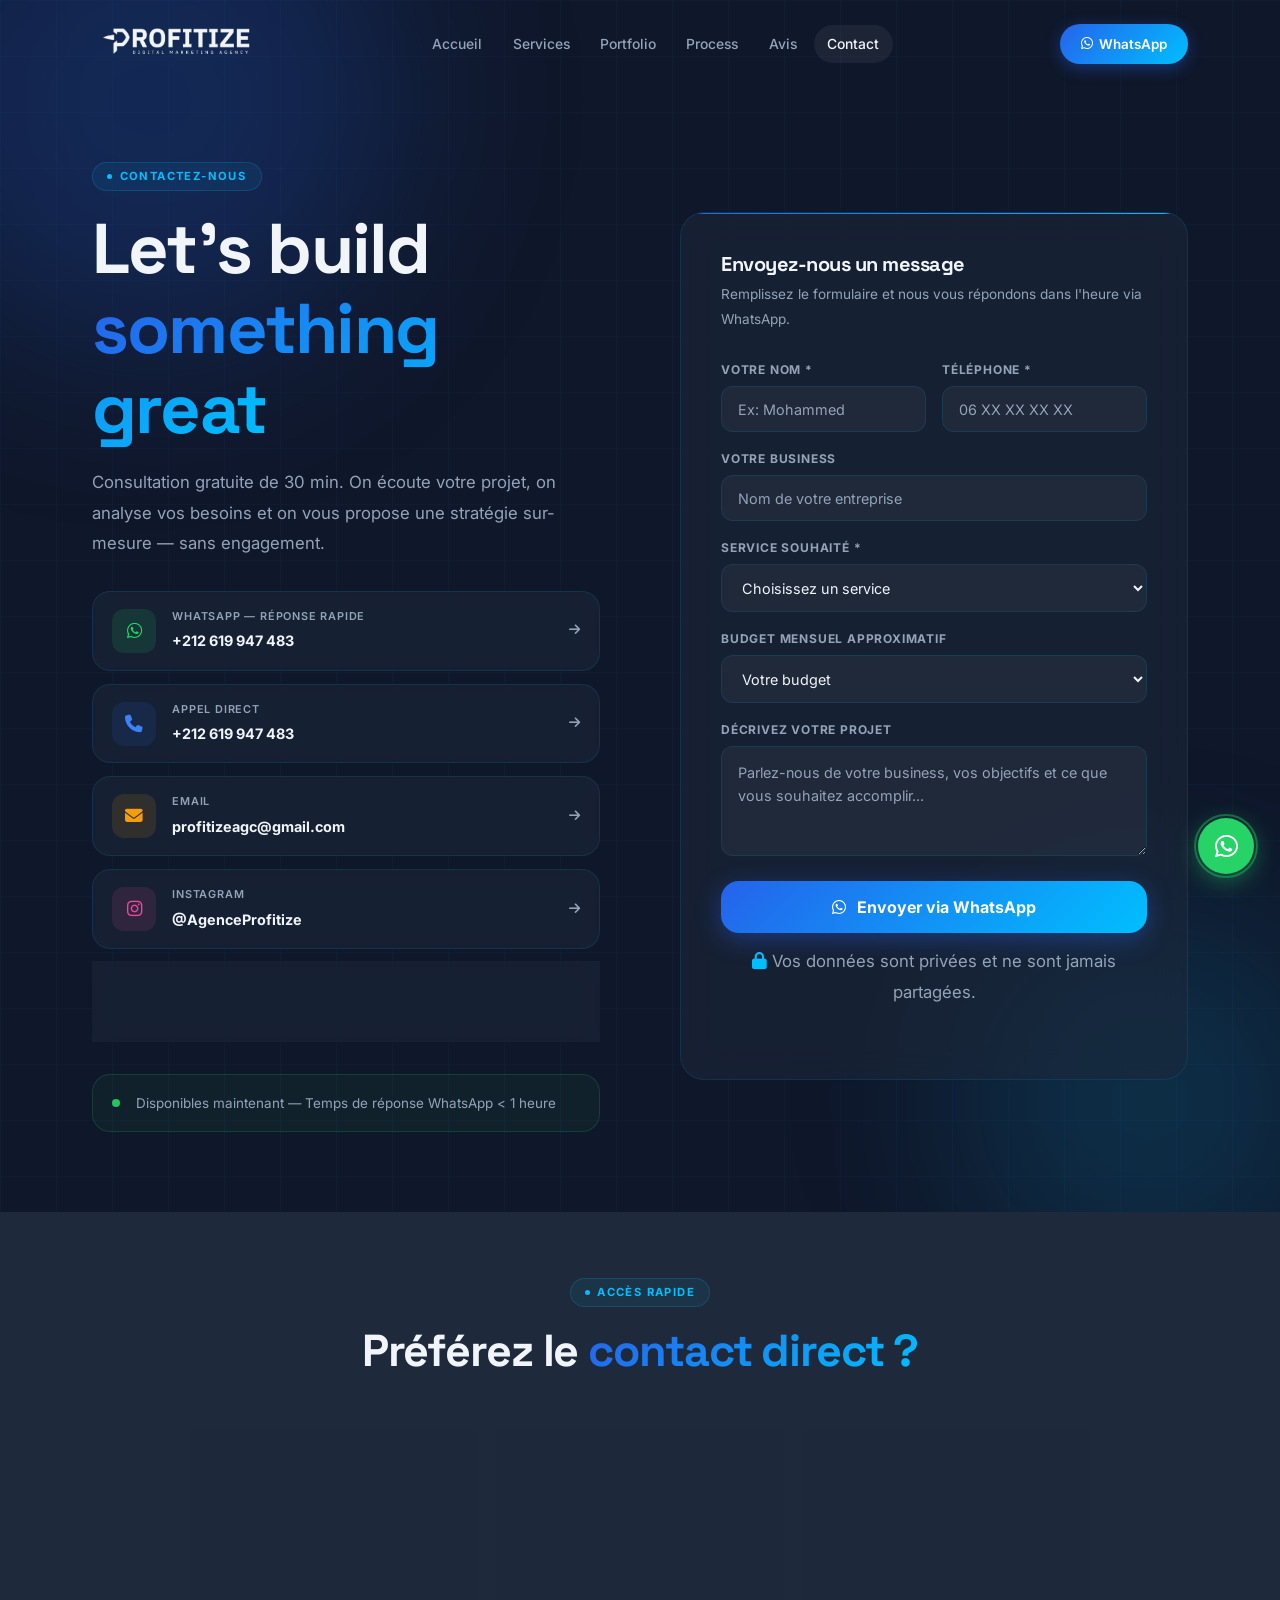
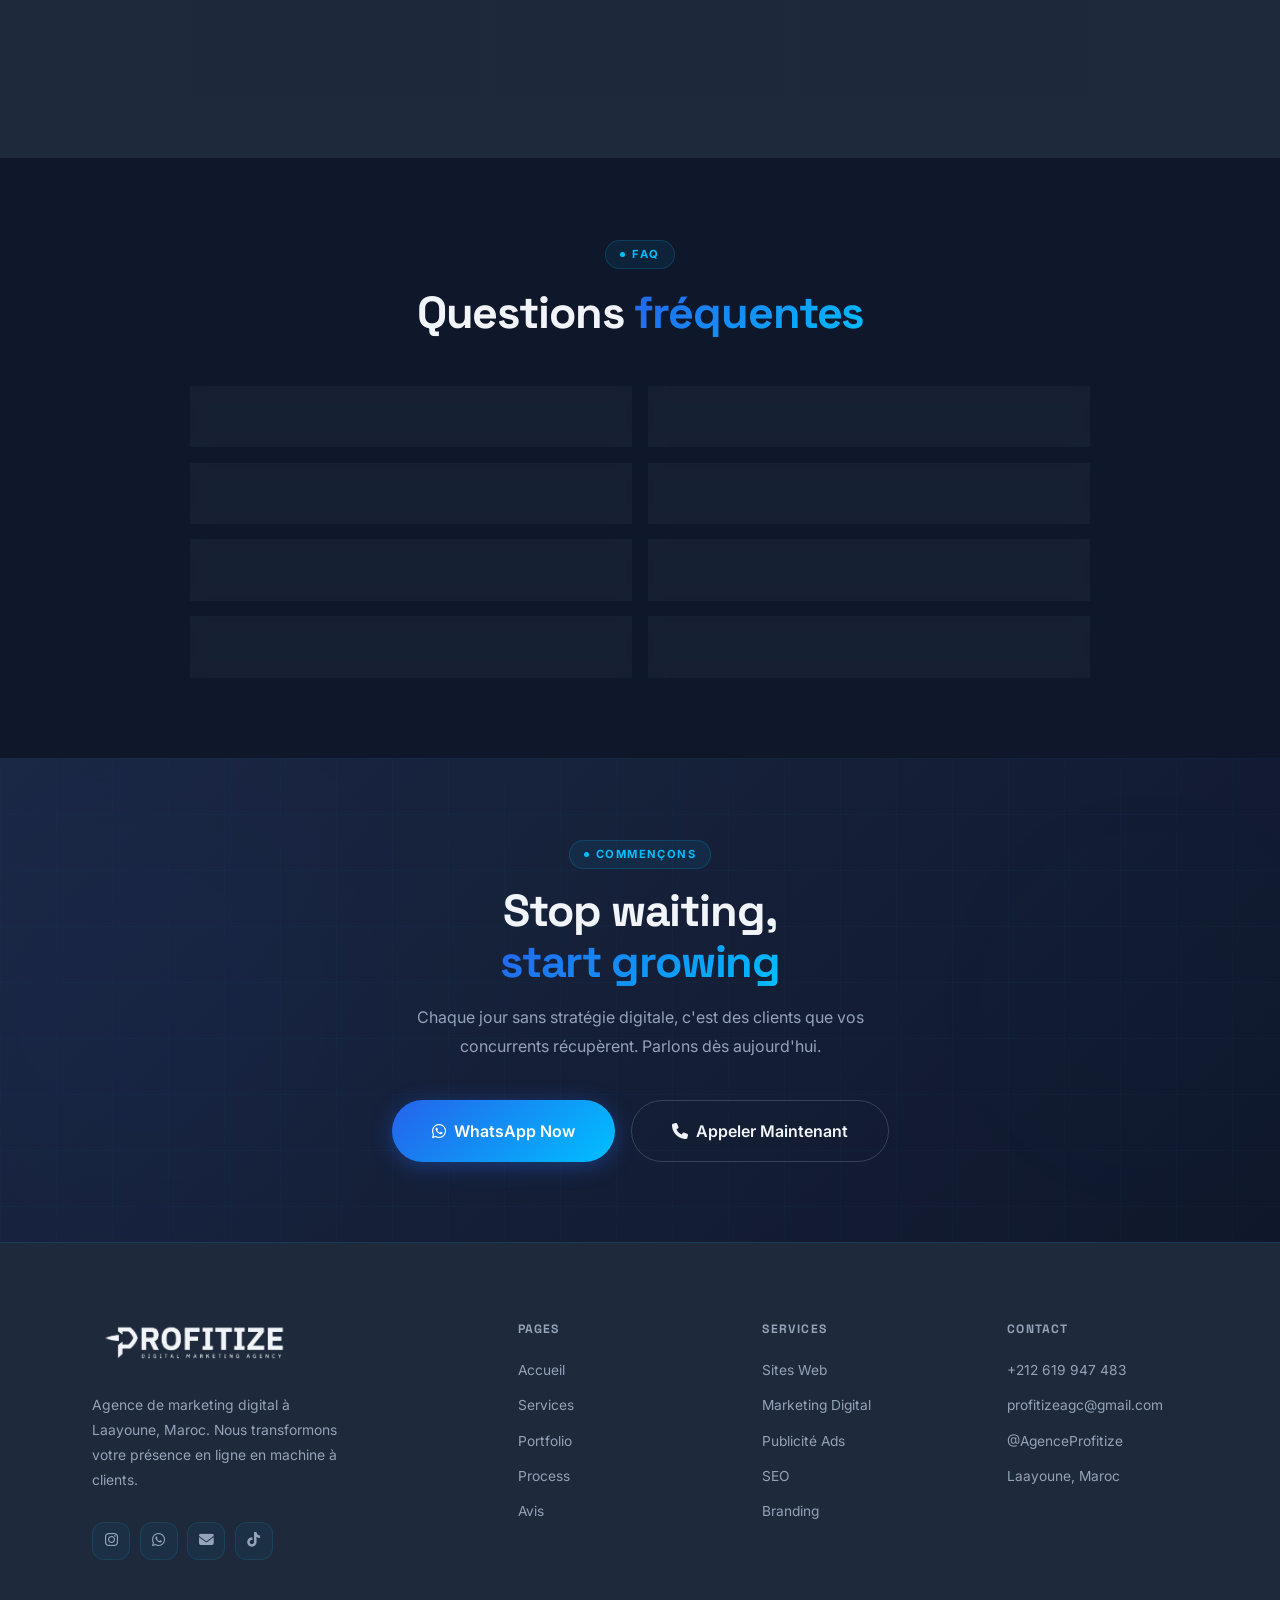
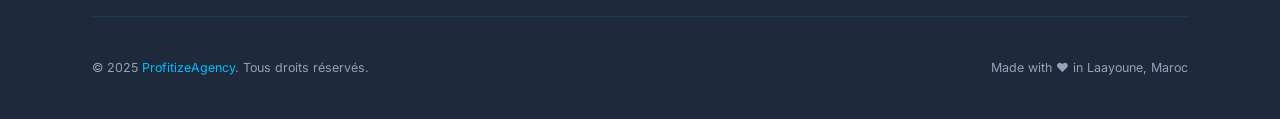
<file: contact.html>
﻿<!DOCTYPE html>
<html lang="fr">
<head>
  <meta charset="UTF-8">
  <meta name="viewport" content="width=device-width, initial-scale=1.0">
  <title>Contact | ProfitizeAgency</title>
  <link rel="icon" type="image/svg+xml" href="logo-icon.svg">
  <link rel="stylesheet" href="styles.css">
  <link rel="stylesheet" href="https://cdnjs.cloudflare.com/ajax/libs/font-awesome/6.5.0/css/all.min.css">
  <style>
    .con-hero {
      padding: 10rem 0 5rem;
      position: relative;
      overflow: hidden;
    }
    .con-hero-grid { display:grid;grid-template-columns:1fr 1fr;gap:5rem;align-items:center; }
    .con-hero h1 { margin-bottom:1.1rem; }
    .con-hero p  { color:var(--gray-m);font-size:1.05rem;line-height:1.82;margin-bottom:2rem; }

    /* Contact items */
    .con-items { display:flex;flex-direction:column;gap:0.8rem; margin-bottom:2rem; }
    .con-item {
      display:flex;align-items:center;gap:1rem;
      background:var(--card-bg);
      border:1px solid var(--card-b);
      border-radius:var(--r-l);
      padding:1rem 1.2rem;
      text-decoration:none;
      color:var(--white);
      transition:var(--t);
      backdrop-filter:blur(8px);
    }
    .con-item:hover {
      border-color:var(--card-bh);
      transform:translateX(5px);
      box-shadow:-4px 0 0 var(--cyan);
    }
    .ci-icon {
      width:44px;height:44px;flex-shrink:0;
      border-radius:var(--r-m);
      display:flex;align-items:center;justify-content:center;
      font-size:1.1rem;
    }
    .ci-wa    { background:rgba(37,211,102,.12);color:#25D366; }
    .ci-phone { background:rgba(37,99,235,.12); color:var(--blue-l); }
    .ci-mail  { background:rgba(245,158,11,.12);color:#F59E0B; }
    .ci-ig    { background:rgba(236,72,153,.12); color:#EC4899; }
    .ci-loc   { background:rgba(0,191,255,.1);   color:var(--cyan); }
    .ci-text  span { display:block;font-size:0.68rem;color:var(--gray-m);margin-bottom:0.1rem;text-transform:uppercase;letter-spacing:0.8px;font-weight:600; }
    .ci-text  strong { font-size:0.9rem; }

    /* FORM */
    .con-form-card {
      background:var(--card-bg);
      border:1px solid var(--card-b);
      border-radius:var(--r-xl);
      padding:2.5rem;
      backdrop-filter:blur(16px);
      position:relative;
      overflow:hidden;
    }
    .con-form-card::before { content:'';position:absolute;top:0;left:0;right:0;height:1px;background:var(--grad); }
    .con-form-card h3 { font-size:1.25rem;margin-bottom:0.4rem; }
    .con-form-card .form-sub { font-size:0.85rem;color:var(--gray-m);margin-bottom:1.8rem; }

    .form-row { display:grid;grid-template-columns:1fr 1fr;gap:1rem; }
    .fg { margin-bottom:1.1rem; }
    .fg label { display:block;font-size:0.75rem;font-weight:700;color:var(--gray-m);margin-bottom:0.4rem;text-transform:uppercase;letter-spacing:0.8px; }
    .fg input, .fg select, .fg textarea {
      width:100%;
      background:rgba(255,255,255,.04);
      border:1px solid var(--card-b);
      border-radius:var(--r-m);
      padding:0.82rem 1rem;
      color:var(--white);
      font-family:var(--font);
      font-size:0.9rem;
      transition:var(--t);
      outline:none;
    }
    .fg input::placeholder, .fg textarea::placeholder { color:var(--gray-m); }
    .fg input:focus, .fg select:focus, .fg textarea:focus {
      border-color:var(--blue);
      box-shadow:0 0 0 3px rgba(37,99,235,.15);
      background:rgba(37,99,235,.04);
    }
    .fg select option { background:var(--dark-2);color:var(--white); }
    .fg textarea { resize:vertical;min-height:110px;line-height:1.6; }
    .btn-submit {
      width:100%;
      background:var(--grad);
      color:#fff;
      border:none;
      padding:1rem;
      border-radius:var(--r-l);
      font-size:1rem;
      font-weight:700;
      cursor:pointer;
      display:flex;align-items:center;justify-content:center;gap:0.7rem;
      box-shadow:0 6px 24px rgba(37,99,235,.4);
      transition:var(--t);
      font-family:var(--font);
      margin-top:0.5rem;
    }
    .btn-submit:hover { transform:translateY(-3px);box-shadow:0 12px 35px rgba(0,191,255,.45); }
    .form-note { font-size:0.75rem;color:var(--gray-m);text-align:center;margin-top:0.8rem; }
    .form-note i { color:var(--cyan); }

    /* QUICK CONTACT */
    .quick-contact { padding:4rem 0;background:var(--dark-2); }
    .quick-grid { display:grid;grid-template-columns:repeat(3,1fr);gap:1.2rem;max-width:900px;margin:0 auto; }
    .quick-card {
      background:var(--card-bg);border:1px solid var(--card-b);
      border-radius:var(--r-l);padding:2rem;text-align:center;
      text-decoration:none;transition:var(--t);
      backdrop-filter:blur(8px);
      display:block;
    }
    .quick-card:hover { border-color:var(--card-bh);transform:translateY(-5px);box-shadow:var(--sh-md); }
    .quick-icon { font-size:2rem;margin-bottom:1rem; }
    .quick-title { font-size:1rem;font-weight:700;color:var(--white);margin-bottom:0.3rem; }
    .quick-desc  { font-size:0.82rem;color:var(--gray-m); }
    .quick-link  { font-size:0.82rem;font-weight:600;color:var(--cyan);margin-top:0.6rem; }

    /* FAQ */
    .con-faq { padding:5rem 0; }
    .faq-grid-2 { display:grid;grid-template-columns:1fr 1fr;gap:1rem;max-width:900px;margin:0 auto; }
    .faq-item {
      background:var(--card-bg);border:1px solid var(--card-b);
      border-radius:var(--r-l);overflow:hidden;backdrop-filter:blur(8px);
    }
    .faq-q { display:flex;justify-content:space-between;align-items:center;padding:1.1rem 1.4rem;cursor:pointer;gap:1rem; }
    .faq-q-t { font-size:0.9rem;font-weight:600;color:var(--white); }
    .faq-ico { color:var(--cyan);font-size:0.82rem;transition:var(--t);flex-shrink:0; }
    .faq-item.open .faq-ico { transform:rotate(45deg); }
    .faq-a { max-height:0;overflow:hidden;transition:max-height 0.35s ease; }
    .faq-item.open .faq-a { max-height:200px; }
    .faq-a p { padding:0 1.4rem 1.1rem;font-size:0.86rem;color:var(--gray-m);line-height:1.75; }

    /* CTA BOTTOM */
    .final-cta { background:linear-gradient(135deg,#1a2744,#0F172A);padding:5rem 0;text-align:center;position:relative;overflow:hidden; }
    .final-cta::before { content:'';position:absolute;inset:0;background-image:linear-gradient(rgba(0,191,255,.025) 1px,transparent 1px),linear-gradient(90deg,rgba(0,191,255,.025) 1px,transparent 1px);background-size:56px 56px; }
    .final-cta .container { position:relative;z-index:1; }
    .final-cta h2 { margin-bottom:1rem; }
    .final-cta p  { color:var(--gray-m);max-width:500px;margin:0 auto 2.5rem; }

    @media(max-width:1024px){
      .con-hero-grid { grid-template-columns:1fr;gap:3rem; }
      .quick-grid { grid-template-columns:1fr; }
      .faq-grid-2 { grid-template-columns:1fr; }
    }
    @media(max-width:640px){
      .form-row { grid-template-columns:1fr; }
      .con-hero { padding:8rem 0 4rem; }
      .quick-grid { grid-template-columns:1fr; }
    }
  </style>
</head>
<body>
<!-- NAV -->
<nav id="nav">
  <div class="container nav-inner">
    <a href="index.html" class="logo-img"><img src="logo.svg" alt="ProfitizeAgency"></a>
    <ul class="n-menu" id="nm">
      <li><a href="index.html">Accueil</a></li>
      <li><a href="services.html">Services</a></li>
      <li><a href="portfolio.html">Portfolio</a></li>
      <li><a href="process.html">Process</a></li>
      <li><a href="testimonials.html">Avis</a></li>
      <li><a href="contact.html" class="active">Contact</a></li>
    </ul>
    <a href="https://wa.me/212619947483" target="_blank" class="n-cta"><i class="fab fa-whatsapp"></i> WhatsApp</a>
    <button class="n-ham" id="nh" aria-label="Menu"><span></span><span></span><span></span></button>
  </div>
</nav>

<!-- HERO / MAIN CONTACT -->
<section class="con-hero grid-bg">
  <div class="orb orb-blue" style="width:500px;height:500px;top:-150px;left:-100px;"></div>
  <div class="orb orb-cyan" style="width:380px;height:380px;bottom:-80px;right:-60px;"></div>
  <div class="container" style="position:relative;z-index:1;">
    <div class="con-hero-grid">
      <!-- LEFT: Info -->
      <div>
        <div class="chip reveal">Contactez-nous</div>
        <h1 class="reveal d1">Let's build<br><span class="g-text">something great</span></h1>
        <p class="reveal d2">Consultation gratuite de 30 min. On écoute votre projet, on analyse vos besoins et on vous propose une stratégie sur-mesure — sans engagement.</p>

        <div class="con-items reveal d2">
          <a href="https://wa.me/212619947483?text=Bonjour%20ProfitizeAgency%20!%20Je%20voudrais%20discuter%20de%20mon%20projet." target="_blank" class="con-item">
            <div class="ci-icon ci-wa"><i class="fab fa-whatsapp"></i></div>
            <div class="ci-text"><span>WhatsApp — Réponse rapide</span><strong>+212 619 947 483</strong></div>
            <i class="fas fa-arrow-right" style="margin-left:auto;color:var(--gray-m);font-size:0.8rem;"></i>
          </a>
          <a href="tel:+212619947483" class="con-item">
            <div class="ci-icon ci-phone"><i class="fas fa-phone"></i></div>
            <div class="ci-text"><span>Appel Direct</span><strong>+212 619 947 483</strong></div>
            <i class="fas fa-arrow-right" style="margin-left:auto;color:var(--gray-m);font-size:0.8rem;"></i>
          </a>
          <a href="mailto:profitizeagc@gmail.com" class="con-item">
            <div class="ci-icon ci-mail"><i class="fas fa-envelope"></i></div>
            <div class="ci-text"><span>Email</span><strong>profitizeagc@gmail.com</strong></div>
            <i class="fas fa-arrow-right" style="margin-left:auto;color:var(--gray-m);font-size:0.8rem;"></i>
          </a>
          <a href="https://instagram.com/AgenceProfitize" target="_blank" class="con-item">
            <div class="ci-icon ci-ig"><i class="fab fa-instagram"></i></div>
            <div class="ci-text"><span>Instagram</span><strong>@AgenceProfitize</strong></div>
            <i class="fas fa-arrow-right" style="margin-left:auto;color:var(--gray-m);font-size:0.8rem;"></i>
          </a>
          <div class="con-item" style="cursor:default;">
            <div class="ci-icon ci-loc"><i class="fas fa-map-marker-alt"></i></div>
            <div class="ci-text"><span>Localisation</span><strong>Laayoune, Maroc</strong></div>
          </div>
        </div>

        <div class="reveal d3" style="display:flex;align-items:center;gap:1rem;padding:1rem 1.2rem;background:rgba(34,197,94,.06);border:1px solid rgba(34,197,94,.18);border-radius:var(--r-l);">
          <div style="width:8px;height:8px;background:#22C55E;border-radius:50%;flex-shrink:0;animation:blink 1.8s infinite;"></div>
          <p style="font-size:0.84rem;color:var(--gray-m);margin:0;">Disponibles maintenant — Temps de réponse WhatsApp &lt; 1 heure</p>
        </div>
      </div>

      <!-- RIGHT: Form -->
      <div class="con-form-card reveal d2">
        <h3>Envoyez-nous un message</h3>
        <p class="form-sub">Remplissez le formulaire et nous vous répondons dans l'heure via WhatsApp.</p>
        <form id="contactForm">
          <div class="form-row">
            <div class="fg">
              <label>Votre nom *</label>
              <input type="text" placeholder="Ex: Mohammed" required id="fname">
            </div>
            <div class="fg">
              <label>Téléphone *</label>
              <input type="tel" placeholder="06 XX XX XX XX" required id="fphone">
            </div>
          </div>
          <div class="fg">
            <label>Votre business</label>
            <input type="text" placeholder="Nom de votre entreprise" id="fbusiness">
          </div>
          <div class="fg">
            <label>Service souhaité *</label>
            <select required id="fservice">
              <option value="" disabled selected>Choisissez un service</option>
              <option>Création de Sites Web</option>
              <option>Marketing Digital</option>
              <option>Gestion des Réseaux Sociaux</option>
              <option>Création de Contenu</option>
              <option>Publicité en Ligne (Ads)</option>
              <option>Branding & Identité Visuelle</option>
              <option>Automatisation & IA</option>
              <option>SEO & Référencement</option>
              <option>Production Visuelle</option>
              <option>Audit & Conseil</option>
              <option>Je veux un devis complet</option>
            </select>
          </div>
          <div class="fg">
            <label>Budget mensuel approximatif</label>
            <select id="fbudget">
              <option value="" disabled selected>Votre budget</option>
              <option>Moins de 1,000 MAD</option>
              <option>1,000 – 3,000 MAD</option>
              <option>3,000 – 7,000 MAD</option>
              <option>7,000 – 15,000 MAD</option>
              <option>15,000 MAD et plus</option>
              <option>À définir ensemble</option>
            </select>
          </div>
          <div class="fg">
            <label>Décrivez votre projet</label>
            <textarea placeholder="Parlez-nous de votre business, vos objectifs et ce que vous souhaitez accomplir..." id="fmessage"></textarea>
          </div>
          <button type="submit" class="btn-submit">
            <i class="fab fa-whatsapp"></i> Envoyer via WhatsApp
          </button>
          <p class="form-note"><i class="fas fa-lock"></i> Vos données sont privées et ne sont jamais partagées.</p>
        </form>
      </div>
    </div>
  </div>
</section>

<!-- QUICK CONTACT OPTIONS -->
<section class="quick-contact">
  <div class="container">
    <div class="s-hd c reveal">
      <div class="chip">Accès rapide</div>
      <h2 class="s-title">Préférez le <span class="g-text">contact direct ?</span></h2>
    </div>
    <div class="quick-grid">
      <a href="https://wa.me/212619947483?text=Bonjour%20ProfitizeAgency%20!" target="_blank" class="quick-card reveal">
        <div class="quick-icon">💬</div>
        <div class="quick-title">WhatsApp</div>
        <div class="quick-desc">La façon la plus rapide de nous joindre. Réponse en moins d'une heure.</div>
        <div class="quick-link">Écrire maintenant →</div>
      </a>
      <a href="tel:+212619947483" class="quick-card reveal d1">
        <div class="quick-icon">📞</div>
        <div class="quick-title">Appel Direct</div>
        <div class="quick-desc">Disponibles du lundi au samedi de 9h à 21h pour répondre à vos questions.</div>
        <div class="quick-link">+212 619 947 483</div>
      </a>
      <a href="https://instagram.com/AgenceProfitize" target="_blank" class="quick-card reveal d2">
        <div class="quick-icon">📸</div>
        <div class="quick-title">Instagram</div>
        <div class="quick-desc">Suivez notre travail et contactez-nous en DM sur Instagram.</div>
        <div class="quick-link">@AgenceProfitize →</div>
      </a>
    </div>
  </div>
</section>

<!-- FAQ -->
<section class="con-faq">
  <div class="container">
    <div class="s-hd c reveal" style="margin-bottom:3rem;">
      <div class="chip">FAQ</div>
      <h2 class="s-title">Questions <span class="g-text">fréquentes</span></h2>
    </div>
    <div class="faq-grid-2">
      <div class="faq-item reveal">
        <div class="faq-q"><span class="faq-q-t">Combien coûtent vos services ?</span><i class="fas fa-plus faq-ico"></i></div>
        <div class="faq-a"><p>Nos tarifs dépendent du scope du projet et de la durée. Nous proposons des packages à partir de 1,500 MAD/mois et des projets one-shot pour les sites web et branding. Contactez-nous pour un devis personnalisé.</p></div>
      </div>
      <div class="faq-item reveal d1">
        <div class="faq-q"><span class="faq-q-t">Est-ce que la consultation est vraiment gratuite ?</span><i class="fas fa-plus faq-ico"></i></div>
        <div class="faq-a"><p>Oui, 100% gratuit et sans engagement. La consultation de 30 min nous permet de comprendre votre projet et de vous proposer la meilleure stratégie. Aucune obligation d'acheter quoi que ce soit.</p></div>
      </div>
      <div class="faq-item reveal">
        <div class="faq-q"><span class="faq-q-t">En combien de temps livrez-vous un site web ?</span><i class="fas fa-plus faq-ico"></i></div>
        <div class="faq-a"><p>Un site vitrine est livré en 7 à 14 jours. Un e-commerce ou un site plus complexe peut prendre 3 à 6 semaines selon les fonctionnalités. On s'engage sur des délais clairs dès le début.</p></div>
      </div>
      <div class="faq-item reveal d1">
        <div class="faq-q"><span class="faq-q-t">Quand puis-je voir les premières améliorations ?</span><i class="fas fa-plus faq-ico"></i></div>
        <div class="faq-a"><p>Les premières améliorations de portée et d'engagement sont visibles dès la 2ème semaine. Les résultats business (leads, ventes) apparaissent généralement entre le 30ème et 60ème jour de collaboration.</p></div>
      </div>
      <div class="faq-item reveal">
        <div class="faq-q"><span class="faq-q-t">Vous travaillez à l'extérieur de Laayoune ?</span><i class="fas fa-plus faq-ico"></i></div>
        <div class="faq-a"><p>Absolument. Nous accompagnons des clients dans tout le Maroc (Casablanca, Rabat, Marrakech, Agadir...) et même à l'international. Tout se gère efficacement à distance via WhatsApp et vidéo call.</p></div>
      </div>
      <div class="faq-item reveal d1">
        <div class="faq-q"><span class="faq-q-t">Avez-vous des contrats long terme ?</span><i class="fas fa-plus faq-ico"></i></div>
        <div class="faq-a"><p>Nous travaillons en contrats mensuels renouvelables, pas de contrat annuel forcé. Vous pouvez continuer ou arrêter chaque mois. Notre but est de vous garder parce que vous êtes satisfait, pas parce que vous êtes piégé.</p></div>
      </div>
      <div class="faq-item reveal">
        <div class="faq-q"><span class="faq-q-t">Qui s'occupe de mon compte ?</span><i class="fas fa-plus faq-ico"></i></div>
        <div class="faq-a"><p>Un account manager dédié gère votre compte et est votre interlocuteur principal. Il coordonne l'équipe créative, les Ads managers et les développeurs selon vos besoins. Vous avez toujours quelqu'un de responsable.</p></div>
      </div>
      <div class="faq-item reveal d1">
        <div class="faq-q"><span class="faq-q-t">Que se passe-t-il si je ne vois pas de résultats ?</span><i class="fas fa-plus faq-ico"></i></div>
        <div class="faq-a"><p>On s'engage sur des métriques définies ensemble. Si après 90 jours les objectifs ne sont pas atteints, nous continuons à travailler gratuitement jusqu'à les livrer. Votre succès est notre priorité absolue.</p></div>
      </div>
    </div>
  </div>
</section>

<!-- FINAL CTA -->
<section class="final-cta">
  <div class="orb orb-blue" style="width:450px;height:450px;left:-80px;top:50%;transform:translateY(-50%);opacity:.12;"></div>
  <div class="orb orb-cyan" style="width:380px;height:380px;right:-60px;top:50%;transform:translateY(-50%);opacity:.08;"></div>
  <div class="container reveal">
    <div class="chip" style="margin:0 auto 1rem;">Commençons</div>
    <h2>Stop waiting,<br><span class="g-text">start growing</span></h2>
    <p>Chaque jour sans stratégie digitale, c'est des clients que vos concurrents récupèrent. Parlons dès aujourd'hui.</p>
    <div style="display:flex;gap:1rem;justify-content:center;flex-wrap:wrap;">
      <a href="https://wa.me/212619947483?text=Bonjour%20ProfitizeAgency%20!%20Je%20voudrais%20une%20consultation%20gratuite." target="_blank" class="btn btn-p btn-lg"><i class="fab fa-whatsapp"></i> WhatsApp Now</a>
      <a href="tel:+212619947483" class="btn btn-o btn-lg"><i class="fas fa-phone"></i> Appeler Maintenant</a>
    </div>
  </div>
</section>

<!-- FOOTER -->
<footer id="footer">
  <div class="container">
    <div class="ft-top">
      <div class="ft-brand">
        <a href="index.html" class="logo-img footer-logo"><img src="logo.svg" alt="ProfitizeAgency"></a>
        <p class="ft-brand-txt">Agence de marketing digital à Laayoune, Maroc. Nous transformons votre présence en ligne en machine à clients.</p>
        <div class="socials">
          <a href="https://instagram.com/AgenceProfitize" target="_blank" class="soc-btn"><i class="fab fa-instagram"></i></a>
          <a href="https://wa.me/212619947483" target="_blank" class="soc-btn"><i class="fab fa-whatsapp"></i></a>
          <a href="mailto:profitizeagc@gmail.com" class="soc-btn"><i class="fas fa-envelope"></i></a>
          <a href="#" class="soc-btn"><i class="fab fa-tiktok"></i></a>
        </div>
      </div>
      <div class="ft-col"><h5>Pages</h5><ul>
        <li><a href="index.html">Accueil</a></li>
        <li><a href="services.html">Services</a></li>
        <li><a href="portfolio.html">Portfolio</a></li>
        <li><a href="process.html">Process</a></li>
        <li><a href="testimonials.html">Avis</a></li>
      </ul></div>
      <div class="ft-col"><h5>Services</h5><ul>
        <li><a href="services.html">Sites Web</a></li>
        <li><a href="services.html">Marketing Digital</a></li>
        <li><a href="services.html">Publicité Ads</a></li>
        <li><a href="services.html">SEO</a></li>
        <li><a href="services.html">Branding</a></li>
      </ul></div>
      <div class="ft-col"><h5>Contact</h5><ul>
        <li><a href="tel:+212619947483">+212 619 947 483</a></li>
        <li><a href="mailto:profitizeagc@gmail.com">profitizeagc@gmail.com</a></li>
        <li><a href="https://instagram.com/AgenceProfitize">@AgenceProfitize</a></li>
        <li><a href="#">Laayoune, Maroc</a></li>
      </ul></div>
    </div>
    <div class="ft-bot">
      <p>&copy; 2025 <span class="cy">ProfitizeAgency</span>. Tous droits réservés.</p>
      <p>Made with ♥ in Laayoune, Maroc</p>
    </div>
  </div>
</footer>
<a href="https://wa.me/212619947483" target="_blank" class="wa-float"><i class="fab fa-whatsapp"></i></a>

<script>
  // Navbar
  const nav = document.getElementById('nav');
  window.addEventListener('scroll', () => nav.classList.toggle('stuck', window.scrollY > 40));

  // Hamburger
  const nh = document.getElementById('nh'), nm = document.getElementById('nm');
  nh.addEventListener('click', () => { nh.classList.toggle('open'); nm.classList.toggle('open'); });
  nm.querySelectorAll('a').forEach(a => a.addEventListener('click', () => { nh.classList.remove('open'); nm.classList.remove('open'); }));

  // Reveal
  const ro = new IntersectionObserver(es => es.forEach(e => { if (e.isIntersecting) { e.target.classList.add('in'); ro.unobserve(e.target); } }), { threshold: 0.1, rootMargin: '0px 0px -40px 0px' });
  document.querySelectorAll('.reveal').forEach(el => ro.observe(el));

  // FAQ
  document.querySelectorAll('.faq-q').forEach(q => q.addEventListener('click', () => q.parentElement.classList.toggle('open')));

  // Form submit → WhatsApp
  document.getElementById('contactForm').addEventListener('submit', function(e) {
    e.preventDefault();
    const name     = document.getElementById('fname').value.trim();
    const phone    = document.getElementById('fphone').value.trim();
    const business = document.getElementById('fbusiness').value.trim();
    const service  = document.getElementById('fservice').value;
    const budget   = document.getElementById('fbudget').value;
    const message  = document.getElementById('fmessage').value.trim();

    let msg = `Bonjour ProfitizeAgency ! 👋\n\n`;
    msg += `*Nom:* ${name}\n`;
    msg += `*Téléphone:* ${phone}\n`;
    if (business) msg += `*Business:* ${business}\n`;
    msg += `*Service:* ${service}\n`;
    if (budget) msg += `*Budget:* ${budget}\n`;
    if (message) msg += `\n*Message:*\n${message}`;

    window.open(`https://wa.me/212619947483?text=${encodeURIComponent(msg)}`, '_blank');
  });
</script>
</body>
</html>
</file>
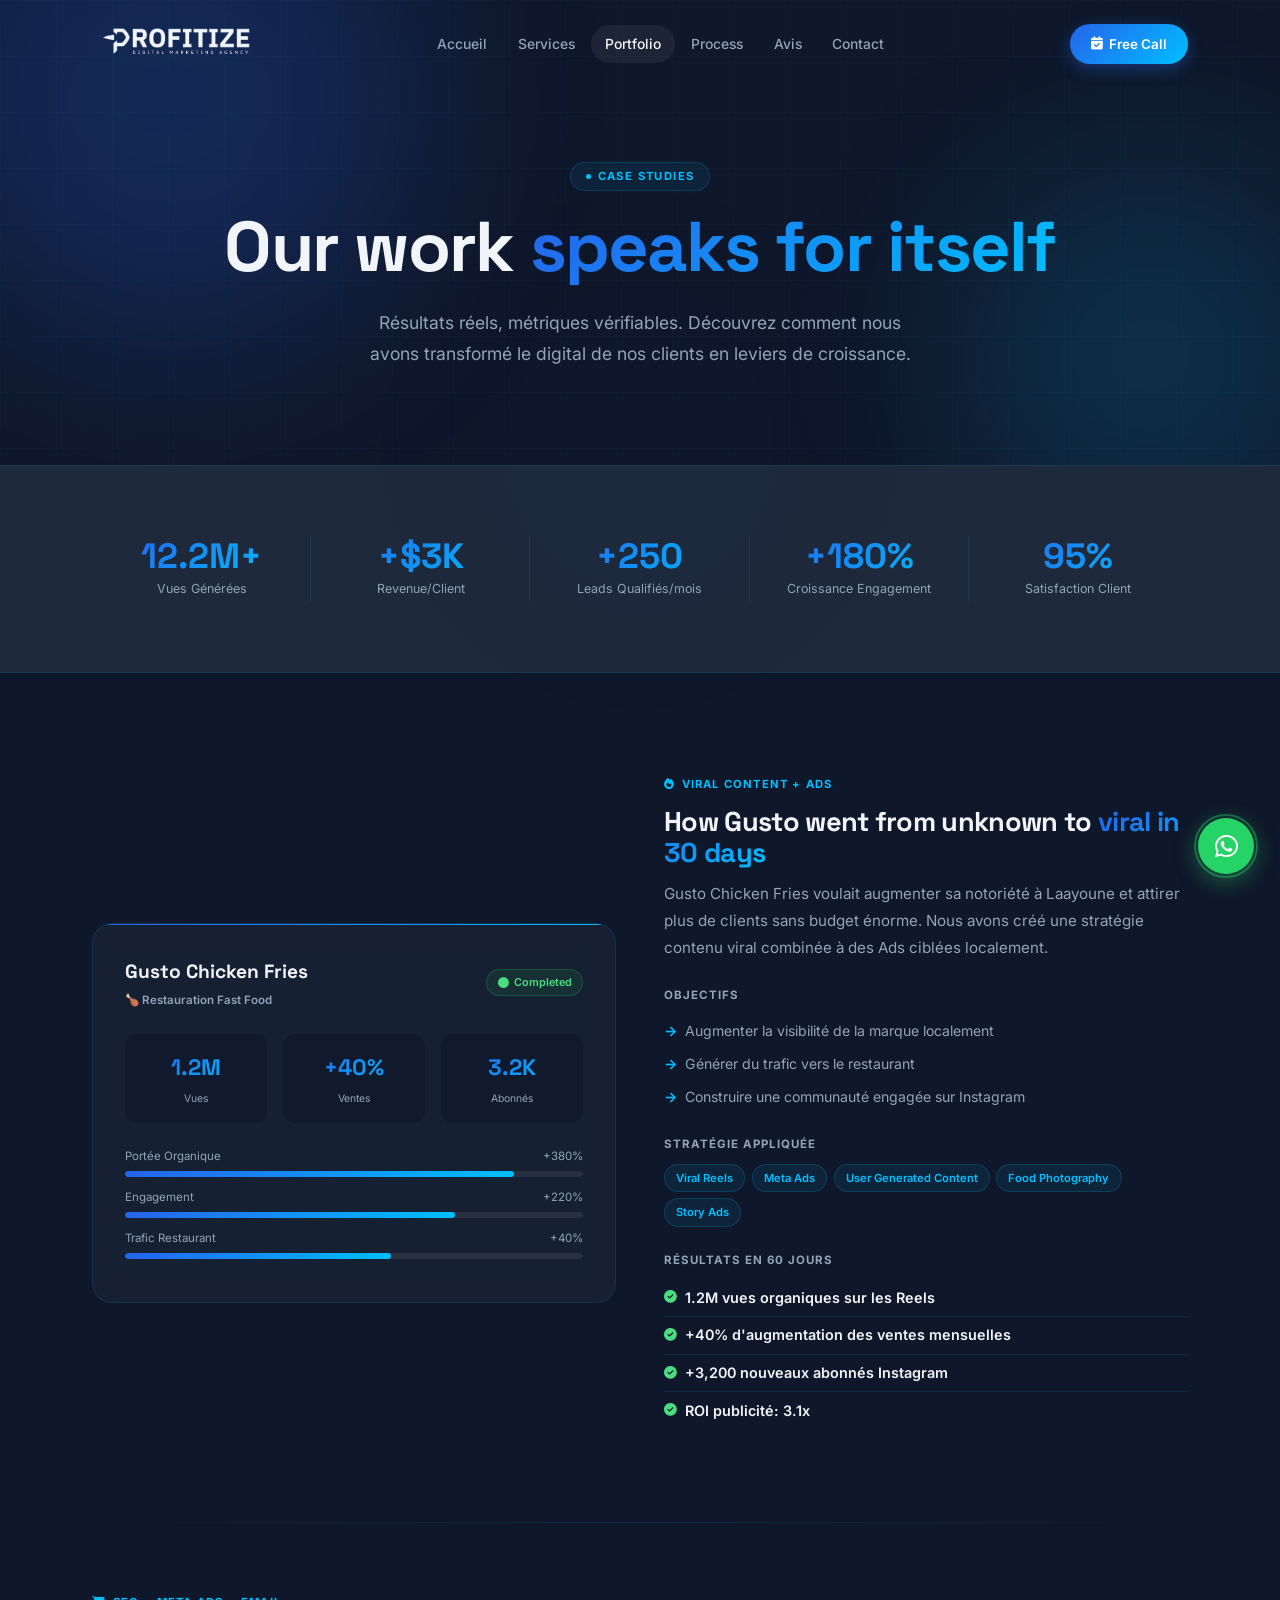
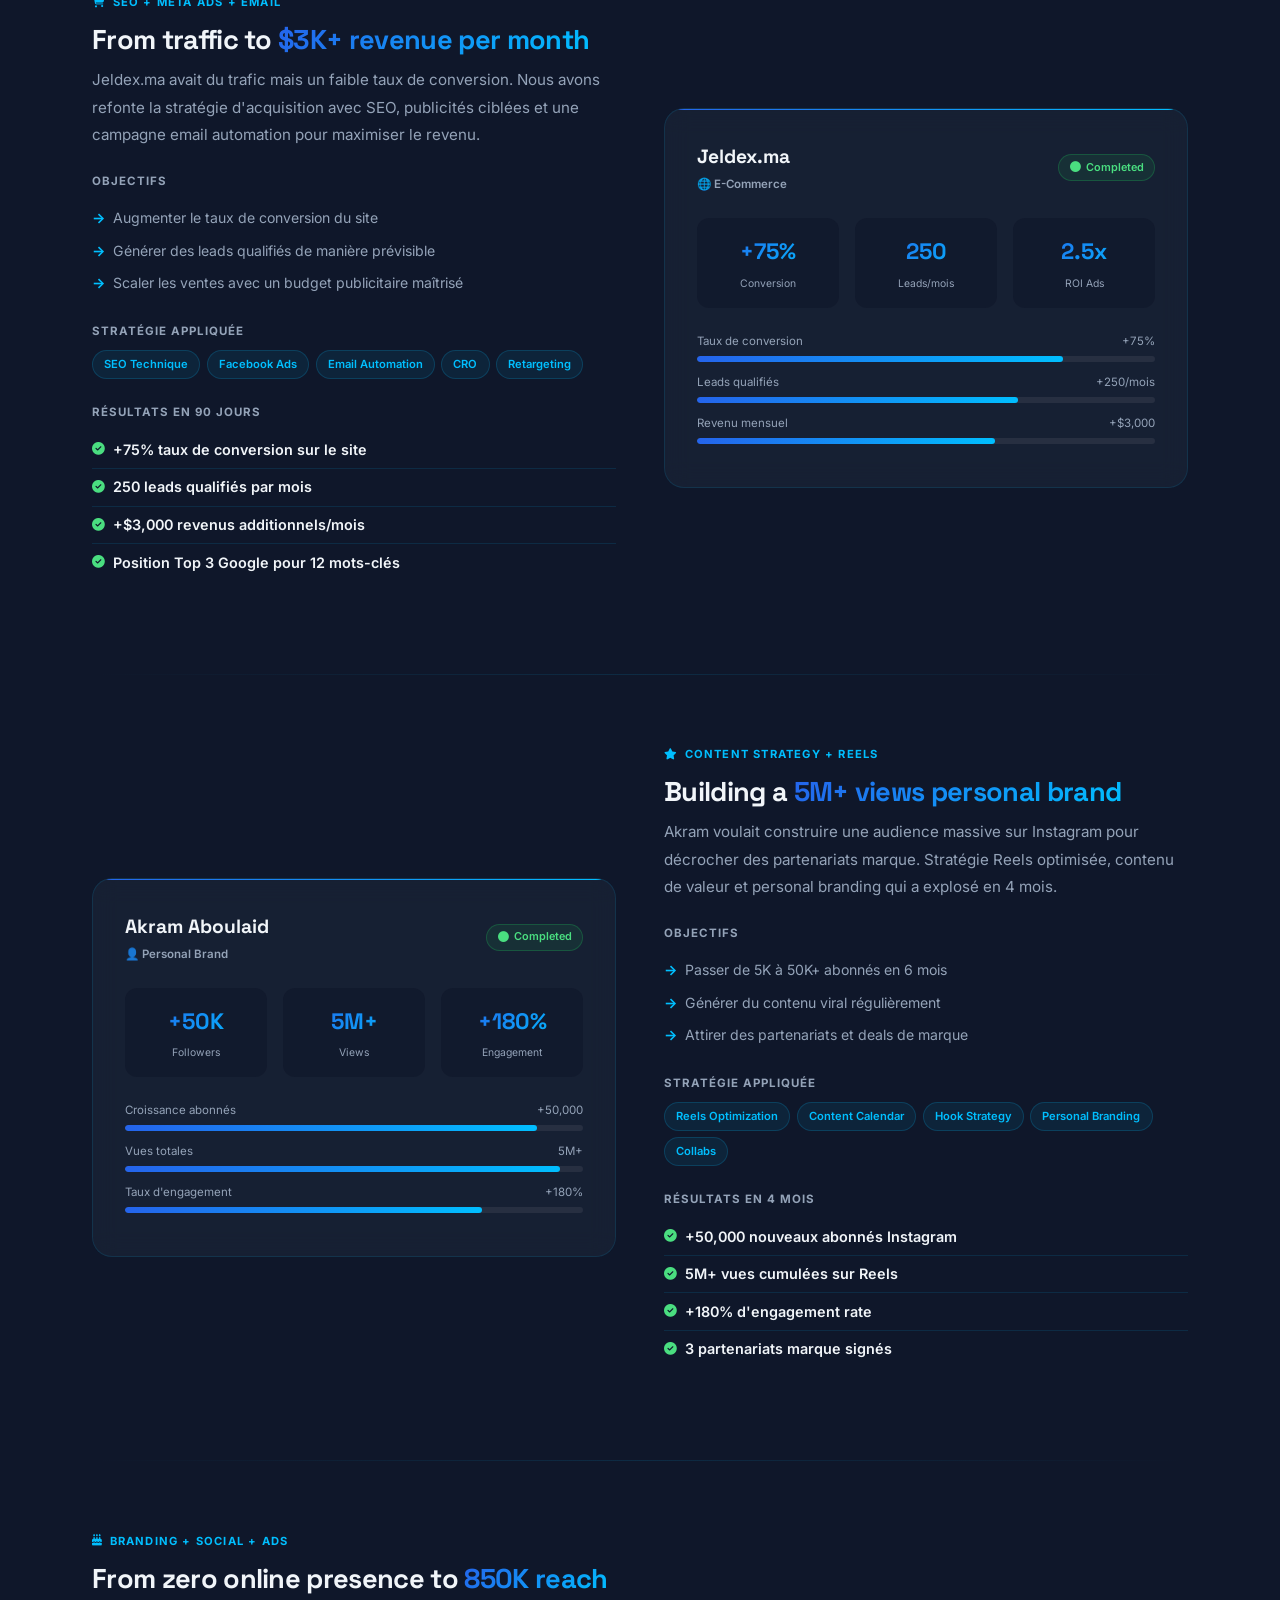
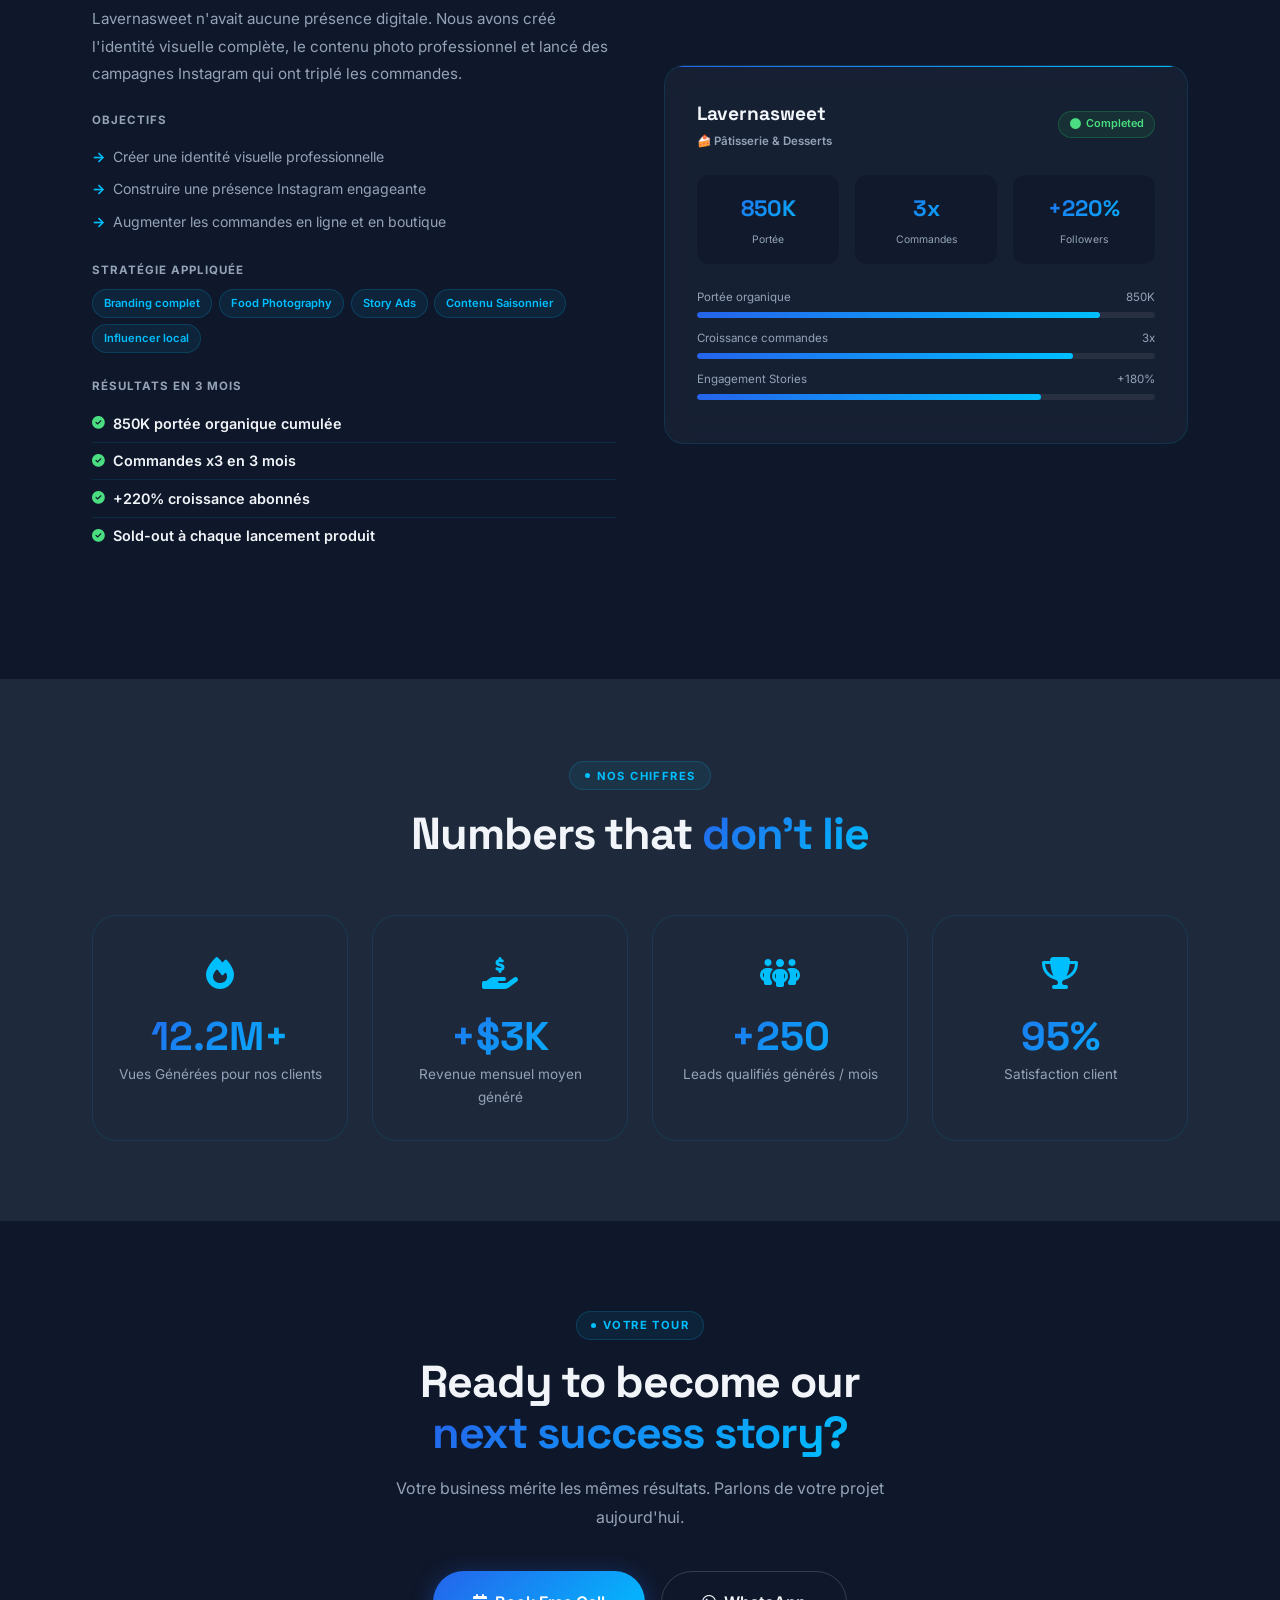
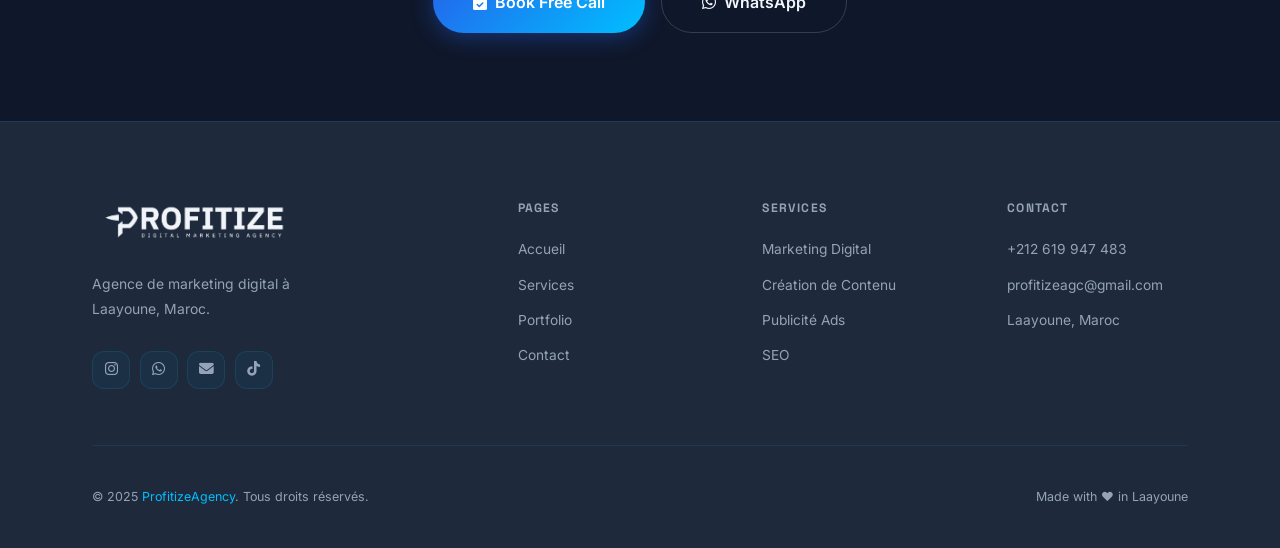
<file: portfolio.html>
﻿<!DOCTYPE html>
<html lang="fr">
<head>
  <meta charset="UTF-8">
  <meta name="viewport" content="width=device-width, initial-scale=1.0">
  <meta name="description" content="Portfolio ProfitizeAgency — Case studies et résultats prouvés pour nos clients au Maroc. Gusto, Jeldex, Lavernasweet, Akram Aboulaid et plus.">
  <title>Portfolio | ProfitizeAgency</title>
  <link rel="icon" type="image/svg+xml" href="logo-icon.svg">
  <link rel="stylesheet" href="styles.css">
  <link rel="stylesheet" href="https://cdnjs.cloudflare.com/ajax/libs/font-awesome/6.5.0/css/all.min.css">
  <style>
    .port-hero {
      padding: 10rem 0 6rem;
      text-align: center;
      position: relative;
      overflow: hidden;
    }
    .port-hero h1 { margin-bottom: 1.2rem; }
    .port-hero p  { color:var(--gray-m);font-size:1.1rem;max-width:560px;margin:0 auto; }

    /* RESULTS BAND */
    .res-band { background:var(--dark-2);padding:3rem 0;border-top:1px solid var(--card-b);border-bottom:1px solid var(--card-b); }
    .res-band-grid { display:grid;grid-template-columns:repeat(5,1fr);gap:0;text-align:center; }
    .rb-item { padding:1.5rem 1rem;position:relative; }
    .rb-item::after { content:'';position:absolute;right:0;top:20%;height:60%;width:1px;background:var(--card-b); }
    .rb-item:last-child::after { display:none; }
    .rb-num { font-family:var(--font-h);font-size:2.2rem;font-weight:800;background:var(--grad);-webkit-background-clip:text;-webkit-text-fill-color:transparent;background-clip:text;line-height:1; }
    .rb-lbl { font-size:0.78rem;color:var(--gray-m);margin-top:0.35rem; }

    /* CASE STUDIES */
    .cs-section { padding: 6rem 0; }
    .cs-full-grid { display:flex;flex-direction:column;gap:4rem; }

    .cs-full-card {
      display:grid;
      grid-template-columns:1fr 1fr;
      gap:3rem;
      align-items:center;
    }

    .cs-full-card.rev { direction:rtl; }
    .cs-full-card.rev > * { direction:ltr; }

    /* Visual side */
    .cs-visual {
      background:var(--card-bg);
      border:1px solid var(--card-b);
      border-radius:20px;
      padding:2rem;
      backdrop-filter:blur(12px);
      position:relative;
      overflow:hidden;
    }
    .cs-visual::before {
      content:'';
      position:absolute;
      top:0;left:0;right:0;height:1px;
      background:var(--grad);
    }

    .cs-visual-header { display:flex;align-items:center;justify-content:space-between;margin-bottom:1.5rem; }
    .cs-client-name { font-family:var(--font-h);font-size:1.2rem;font-weight:800;color:var(--white); }
    .cs-industry { font-size:0.72rem;font-weight:600;color:var(--gray-m);margin-top:0.15rem; }

    .cs-metrics-grid { display:grid;grid-template-columns:repeat(3,1fr);gap:1rem;margin-bottom:1.5rem; }
    .cs-metric {
      background:rgba(15,23,42,.6);
      border-radius:12px;
      padding:1rem;
      text-align:center;
    }
    .csm-num { font-family:var(--font-h);font-size:1.4rem;font-weight:800;background:var(--grad);-webkit-background-clip:text;-webkit-text-fill-color:transparent;background-clip:text; }
    .csm-lbl { font-size:0.65rem;color:var(--gray-m);margin-top:0.2rem; }

    .cs-bar-section { }
    .cs-bar-label { display:flex;justify-content:space-between;font-size:0.72rem;color:var(--gray-m);margin-bottom:0.3rem; }
    .cs-bar-track { height:6px;background:rgba(255,255,255,.07);border-radius:999px;overflow:hidden;margin-bottom:0.7rem; }
    .cs-bar-fill { height:100%;border-radius:999px;background:var(--grad); }

    /* Info side */
    .cs-content .cs-tag-line {
      display:inline-flex;align-items:center;gap:0.4rem;
      font-size:0.7rem;font-weight:700;color:var(--cyan);
      text-transform:uppercase;letter-spacing:1.2px;margin-bottom:0.8rem;
    }
    .cs-content h3 { font-size:1.7rem;margin-bottom:0.7rem; }
    .cs-content .cs-overview { font-size:0.95rem;color:var(--gray-m);line-height:1.8;margin-bottom:1.5rem; }

    .cs-section-title { font-size:0.72rem;font-weight:700;color:var(--gray-m);text-transform:uppercase;letter-spacing:1px;margin-bottom:0.6rem; }
    .cs-obj-list { list-style:none;margin-bottom:1.4rem; }
    .cs-obj-list li { display:flex;align-items:center;gap:0.5rem;font-size:0.88rem;color:var(--gray-m);padding:0.3rem 0; }
    .cs-obj-list li::before { content:'→';color:var(--cyan);font-weight:700;flex-shrink:0; }

    .cs-strategy-tags { display:flex;gap:0.4rem;flex-wrap:wrap;margin-bottom:1.5rem; }
    .cs-stag {
      font-size:0.7rem;font-weight:600;padding:0.25rem 0.7rem;
      border-radius:999px;background:rgba(0,191,255,.08);
      border:1px solid rgba(0,191,255,.18);color:var(--cyan);
    }

    .cs-results-list { list-style:none;margin-bottom:1.8rem; }
    .cs-results-list li {
      display:flex;align-items:center;gap:0.5rem;
      font-size:0.9rem;font-weight:600;color:var(--white);
      padding:0.4rem 0;
      border-bottom:1px solid var(--card-b);
    }
    .cs-results-list li:last-child { border-bottom:none; }
    .cs-results-list li i { color:#4ADE80;font-size:0.8rem;flex-shrink:0; }

    /* DIVIDERS between case studies */
    .cs-div { height:1px;background:linear-gradient(90deg,transparent,var(--card-b) 50%,transparent); }

    /* STATS HIGHLIGHT */
    .stats-hl { background:var(--dark-2);padding:5rem 0;text-align:center; }
    .shl-grid { display:grid;grid-template-columns:repeat(4,1fr);gap:1.5rem;margin-top:3rem; }
    .shl-card { padding:2rem 1.5rem; }
    .shl-icon { font-size:2rem;margin-bottom:1rem;color:var(--cyan); }

    /* CTA */
    .port-cta { padding:5.5rem 0;text-align:center; }
    .port-cta h2 { margin-bottom:1rem; }
    .port-cta p  { color:var(--gray-m);max-width:500px;margin:0 auto 2.5rem; }

    @media(max-width:1024px){
      .cs-full-card, .cs-full-card.rev { grid-template-columns:1fr;direction:ltr; }
      .cs-metrics-grid { grid-template-columns:repeat(3,1fr); }
      .res-band-grid { grid-template-columns:repeat(3,1fr); }
      .rb-item:nth-child(3)::after { display:none; }
      .shl-grid { grid-template-columns:repeat(2,1fr); }
    }
    @media(max-width:640px){
      .res-band-grid { grid-template-columns:repeat(2,1fr); }
      .rb-item:nth-child(2)::after { display:none; }
      .cs-metrics-grid { grid-template-columns:repeat(3,1fr); }
      .shl-grid { grid-template-columns:1fr; }
    }
  </style>
</head>
<body>
<!-- NAV -->
<nav id="nav">
  <div class="container nav-inner">
    <a href="index.html" class="logo-img"><img src="logo.svg" alt="ProfitizeAgency"></a>
    <ul class="n-menu" id="nm">
      <li><a href="index.html">Accueil</a></li>
      <li><a href="services.html">Services</a></li>
      <li><a href="portfolio.html" class="active">Portfolio</a></li>
      <li><a href="process.html">Process</a></li>
      <li><a href="testimonials.html">Avis</a></li>
      <li><a href="contact.html">Contact</a></li>
    </ul>
    <a href="contact.html" class="n-cta"><i class="fas fa-calendar-check"></i> Free Call</a>
    <button class="n-ham" id="nh" aria-label="Menu"><span></span><span></span><span></span></button>
  </div>
</nav>

<!-- HERO -->
<section class="port-hero grid-bg">
  <div class="orb orb-blue" style="width:500px;height:500px;top:-150px;left:-80px;"></div>
  <div class="orb orb-cyan" style="width:380px;height:380px;bottom:-80px;right:-60px;"></div>
  <div class="container" style="position:relative;z-index:1;">
    <div class="chip reveal" style="margin:0 auto 1rem;">Case Studies</div>
    <h1 class="reveal d1">Our work <span class="g-text">speaks for itself</span></h1>
    <p class="reveal d2">Résultats réels, métriques vérifiables. Découvrez comment nous avons transformé le digital de nos clients en leviers de croissance.</p>
  </div>
</section>

<!-- RESULTS BAND -->
<div class="res-band">
  <div class="container">
    <div class="res-band-grid">
      <div class="rb-item reveal"><div class="rb-num">12.2M+</div><div class="rb-lbl">Vues Générées</div></div>
      <div class="rb-item reveal d1"><div class="rb-num">+$3K</div><div class="rb-lbl">Revenue/Client</div></div>
      <div class="rb-item reveal d2"><div class="rb-num">+250</div><div class="rb-lbl">Leads Qualifiés/mois</div></div>
      <div class="rb-item reveal d3"><div class="rb-num">+180%</div><div class="rb-lbl">Croissance Engagement</div></div>
      <div class="rb-item reveal d4"><div class="rb-num">95%</div><div class="rb-lbl">Satisfaction Client</div></div>
    </div>
  </div>
</div>

<!-- CASE STUDIES -->
<section class="cs-section">
  <div class="container">
    <div class="cs-full-grid">

      <!-- CASE 1: Gusto -->
      <div class="cs-full-card reveal">
        <div class="cs-visual">
          <div class="cs-visual-header">
            <div>
              <div class="cs-client-name">Gusto Chicken Fries</div>
              <div class="cs-industry">🍗 Restauration Fast Food</div>
            </div>
            <span class="bdg bdg-green"><i class="fas fa-circle"></i> Completed</span>
          </div>
          <div class="cs-metrics-grid">
            <div class="cs-metric"><div class="csm-num">1.2M</div><div class="csm-lbl">Vues</div></div>
            <div class="cs-metric"><div class="csm-num">+40%</div><div class="csm-lbl">Ventes</div></div>
            <div class="cs-metric"><div class="csm-num">3.2K</div><div class="csm-lbl">Abonnés</div></div>
          </div>
          <div class="cs-bar-section">
            <div class="cs-bar-label"><span>Portée Organique</span><span>+380%</span></div>
            <div class="cs-bar-track"><div class="cs-bar-fill" style="width:85%"></div></div>
            <div class="cs-bar-label"><span>Engagement</span><span>+220%</span></div>
            <div class="cs-bar-track"><div class="cs-bar-fill" style="width:72%"></div></div>
            <div class="cs-bar-label"><span>Trafic Restaurant</span><span>+40%</span></div>
            <div class="cs-bar-track"><div class="cs-bar-fill" style="width:58%"></div></div>
          </div>
        </div>
        <div class="cs-content">
          <div class="cs-tag-line"><i class="fas fa-fire"></i> Viral Content + Ads</div>
          <h3>How Gusto went from unknown to <span class="g-text">viral in 30 days</span></h3>
          <p class="cs-overview">Gusto Chicken Fries voulait augmenter sa notoriété à Laayoune et attirer plus de clients sans budget énorme. Nous avons créé une stratégie contenu viral combinée à des Ads ciblées localement.</p>

          <div class="cs-section-title">Objectifs</div>
          <ul class="cs-obj-list">
            <li>Augmenter la visibilité de la marque localement</li>
            <li>Générer du trafic vers le restaurant</li>
            <li>Construire une communauté engagée sur Instagram</li>
          </ul>

          <div class="cs-section-title">Stratégie appliquée</div>
          <div class="cs-strategy-tags">
            <span class="cs-stag">Viral Reels</span>
            <span class="cs-stag">Meta Ads</span>
            <span class="cs-stag">User Generated Content</span>
            <span class="cs-stag">Food Photography</span>
            <span class="cs-stag">Story Ads</span>
          </div>

          <div class="cs-section-title">Résultats en 60 jours</div>
          <ul class="cs-results-list">
            <li><i class="fas fa-check-circle"></i> 1.2M vues organiques sur les Reels</li>
            <li><i class="fas fa-check-circle"></i> +40% d'augmentation des ventes mensuelles</li>
            <li><i class="fas fa-check-circle"></i> +3,200 nouveaux abonnés Instagram</li>
            <li><i class="fas fa-check-circle"></i> ROI publicité: 3.1x</li>
          </ul>
        </div>
      </div>

      <div class="cs-div"></div>

      <!-- CASE 2: Jeldex -->
      <div class="cs-full-card rev reveal">
        <div class="cs-visual">
          <div class="cs-visual-header">
            <div>
              <div class="cs-client-name">Jeldex.ma</div>
              <div class="cs-industry">🌐 E-Commerce</div>
            </div>
            <span class="bdg bdg-green"><i class="fas fa-circle"></i> Completed</span>
          </div>
          <div class="cs-metrics-grid">
            <div class="cs-metric"><div class="csm-num">+75%</div><div class="csm-lbl">Conversion</div></div>
            <div class="cs-metric"><div class="csm-num">250</div><div class="csm-lbl">Leads/mois</div></div>
            <div class="cs-metric"><div class="csm-num">2.5x</div><div class="csm-lbl">ROI Ads</div></div>
          </div>
          <div class="cs-bar-section">
            <div class="cs-bar-label"><span>Taux de conversion</span><span>+75%</span></div>
            <div class="cs-bar-track"><div class="cs-bar-fill" style="width:80%"></div></div>
            <div class="cs-bar-label"><span>Leads qualifiés</span><span>+250/mois</span></div>
            <div class="cs-bar-track"><div class="cs-bar-fill" style="width:70%"></div></div>
            <div class="cs-bar-label"><span>Revenu mensuel</span><span>+$3,000</span></div>
            <div class="cs-bar-track"><div class="cs-bar-fill" style="width:65%"></div></div>
          </div>
        </div>
        <div class="cs-content">
          <div class="cs-tag-line"><i class="fas fa-shopping-cart"></i> SEO + Meta Ads + Email</div>
          <h3>From traffic to <span class="g-text">$3K+ revenue per month</span></h3>
          <p class="cs-overview">Jeldex.ma avait du trafic mais un faible taux de conversion. Nous avons refonte la stratégie d'acquisition avec SEO, publicités ciblées et une campagne email automation pour maximiser le revenu.</p>

          <div class="cs-section-title">Objectifs</div>
          <ul class="cs-obj-list">
            <li>Augmenter le taux de conversion du site</li>
            <li>Générer des leads qualifiés de manière prévisible</li>
            <li>Scaler les ventes avec un budget publicitaire maîtrisé</li>
          </ul>

          <div class="cs-section-title">Stratégie appliquée</div>
          <div class="cs-strategy-tags">
            <span class="cs-stag">SEO Technique</span>
            <span class="cs-stag">Facebook Ads</span>
            <span class="cs-stag">Email Automation</span>
            <span class="cs-stag">CRO</span>
            <span class="cs-stag">Retargeting</span>
          </div>

          <div class="cs-section-title">Résultats en 90 jours</div>
          <ul class="cs-results-list">
            <li><i class="fas fa-check-circle"></i> +75% taux de conversion sur le site</li>
            <li><i class="fas fa-check-circle"></i> 250 leads qualifiés par mois</li>
            <li><i class="fas fa-check-circle"></i> +$3,000 revenus additionnels/mois</li>
            <li><i class="fas fa-check-circle"></i> Position Top 3 Google pour 12 mots-clés</li>
          </ul>
        </div>
      </div>

      <div class="cs-div"></div>

      <!-- CASE 3: Akram -->
      <div class="cs-full-card reveal">
        <div class="cs-visual">
          <div class="cs-visual-header">
            <div>
              <div class="cs-client-name">Akram Aboulaid</div>
              <div class="cs-industry">👤 Personal Brand</div>
            </div>
            <span class="bdg bdg-green"><i class="fas fa-circle"></i> Completed</span>
          </div>
          <div class="cs-metrics-grid">
            <div class="cs-metric"><div class="csm-num">+50K</div><div class="csm-lbl">Followers</div></div>
            <div class="cs-metric"><div class="csm-num">5M+</div><div class="csm-lbl">Views</div></div>
            <div class="cs-metric"><div class="csm-num">+180%</div><div class="csm-lbl">Engagement</div></div>
          </div>
          <div class="cs-bar-section">
            <div class="cs-bar-label"><span>Croissance abonnés</span><span>+50,000</span></div>
            <div class="cs-bar-track"><div class="cs-bar-fill" style="width:90%"></div></div>
            <div class="cs-bar-label"><span>Vues totales</span><span>5M+</span></div>
            <div class="cs-bar-track"><div class="cs-bar-fill" style="width:95%"></div></div>
            <div class="cs-bar-label"><span>Taux d'engagement</span><span>+180%</span></div>
            <div class="cs-bar-track"><div class="cs-bar-fill" style="width:78%"></div></div>
          </div>
        </div>
        <div class="cs-content">
          <div class="cs-tag-line"><i class="fas fa-star"></i> Content Strategy + Reels</div>
          <h3>Building a <span class="g-text">5M+ views personal brand</span></h3>
          <p class="cs-overview">Akram voulait construire une audience massive sur Instagram pour décrocher des partenariats marque. Stratégie Reels optimisée, contenu de valeur et personal branding qui a explosé en 4 mois.</p>

          <div class="cs-section-title">Objectifs</div>
          <ul class="cs-obj-list">
            <li>Passer de 5K à 50K+ abonnés en 6 mois</li>
            <li>Générer du contenu viral régulièrement</li>
            <li>Attirer des partenariats et deals de marque</li>
          </ul>

          <div class="cs-section-title">Stratégie appliquée</div>
          <div class="cs-strategy-tags">
            <span class="cs-stag">Reels Optimization</span>
            <span class="cs-stag">Content Calendar</span>
            <span class="cs-stag">Hook Strategy</span>
            <span class="cs-stag">Personal Branding</span>
            <span class="cs-stag">Collabs</span>
          </div>

          <div class="cs-section-title">Résultats en 4 mois</div>
          <ul class="cs-results-list">
            <li><i class="fas fa-check-circle"></i> +50,000 nouveaux abonnés Instagram</li>
            <li><i class="fas fa-check-circle"></i> 5M+ vues cumulées sur Reels</li>
            <li><i class="fas fa-check-circle"></i> +180% d'engagement rate</li>
            <li><i class="fas fa-check-circle"></i> 3 partenariats marque signés</li>
          </ul>
        </div>
      </div>

      <div class="cs-div"></div>

      <!-- CASE 4: Lavernasweet -->
      <div class="cs-full-card rev reveal">
        <div class="cs-visual">
          <div class="cs-visual-header">
            <div>
              <div class="cs-client-name">Lavernasweet</div>
              <div class="cs-industry">🍰 Pâtisserie & Desserts</div>
            </div>
            <span class="bdg bdg-green"><i class="fas fa-circle"></i> Completed</span>
          </div>
          <div class="cs-metrics-grid">
            <div class="cs-metric"><div class="csm-num">850K</div><div class="csm-lbl">Portée</div></div>
            <div class="cs-metric"><div class="csm-num">3x</div><div class="csm-lbl">Commandes</div></div>
            <div class="cs-metric"><div class="csm-num">+220%</div><div class="csm-lbl">Followers</div></div>
          </div>
          <div class="cs-bar-section">
            <div class="cs-bar-label"><span>Portée organique</span><span>850K</span></div>
            <div class="cs-bar-track"><div class="cs-bar-fill" style="width:88%"></div></div>
            <div class="cs-bar-label"><span>Croissance commandes</span><span>3x</span></div>
            <div class="cs-bar-track"><div class="cs-bar-fill" style="width:82%"></div></div>
            <div class="cs-bar-label"><span>Engagement Stories</span><span>+180%</span></div>
            <div class="cs-bar-track"><div class="cs-bar-fill" style="width:75%"></div></div>
          </div>
        </div>
        <div class="cs-content">
          <div class="cs-tag-line"><i class="fas fa-cake-candles"></i> Branding + Social + Ads</div>
          <h3>From zero online presence to <span class="g-text">850K reach</span></h3>
          <p class="cs-overview">Lavernasweet n'avait aucune présence digitale. Nous avons créé l'identité visuelle complète, le contenu photo professionnel et lancé des campagnes Instagram qui ont triplé les commandes.</p>

          <div class="cs-section-title">Objectifs</div>
          <ul class="cs-obj-list">
            <li>Créer une identité visuelle professionnelle</li>
            <li>Construire une présence Instagram engageante</li>
            <li>Augmenter les commandes en ligne et en boutique</li>
          </ul>

          <div class="cs-section-title">Stratégie appliquée</div>
          <div class="cs-strategy-tags">
            <span class="cs-stag">Branding complet</span>
            <span class="cs-stag">Food Photography</span>
            <span class="cs-stag">Story Ads</span>
            <span class="cs-stag">Contenu Saisonnier</span>
            <span class="cs-stag">Influencer local</span>
          </div>

          <div class="cs-section-title">Résultats en 3 mois</div>
          <ul class="cs-results-list">
            <li><i class="fas fa-check-circle"></i> 850K portée organique cumulée</li>
            <li><i class="fas fa-check-circle"></i> Commandes x3 en 3 mois</li>
            <li><i class="fas fa-check-circle"></i> +220% croissance abonnés</li>
            <li><i class="fas fa-check-circle"></i> Sold-out à chaque lancement produit</li>
          </ul>
        </div>
      </div>

    </div>
  </div>
</section>

<!-- STATS HIGHLIGHT -->
<section class="stats-hl">
  <div class="container">
    <div class="s-hd c reveal">
      <div class="chip">Nos chiffres</div>
      <h2 class="s-title">Numbers that <span class="g-text">don't lie</span></h2>
    </div>
    <div class="shl-grid">
      <div class="card shl-card reveal">
        <div class="shl-icon"><i class="fas fa-fire"></i></div>
        <div class="stat-n g-text" style="font-size:2.5rem;line-height:1;margin-bottom:0.4rem;">12.2M+</div>
        <div class="stat-l">Vues Générées pour nos clients</div>
      </div>
      <div class="card shl-card reveal d1">
        <div class="shl-icon"><i class="fas fa-hand-holding-dollar"></i></div>
        <div class="stat-n g-text" style="font-size:2.5rem;line-height:1;margin-bottom:0.4rem;">+$3K</div>
        <div class="stat-l">Revenue mensuel moyen généré</div>
      </div>
      <div class="card shl-card reveal d2">
        <div class="shl-icon"><i class="fas fa-people-group"></i></div>
        <div class="stat-n g-text" style="font-size:2.5rem;line-height:1;margin-bottom:0.4rem;">+250</div>
        <div class="stat-l">Leads qualifiés générés / mois</div>
      </div>
      <div class="card shl-card reveal d3">
        <div class="shl-icon"><i class="fas fa-trophy"></i></div>
        <div class="stat-n g-text" style="font-size:2.5rem;line-height:1;margin-bottom:0.4rem;">95%</div>
        <div class="stat-l">Satisfaction client</div>
      </div>
    </div>
  </div>
</section>

<!-- CTA -->
<section class="port-cta">
  <div class="orb orb-blue" style="width:400px;height:400px;left:50%;top:50%;transform:translate(-50%,-50%);filter:blur(120px);opacity:.08;"></div>
  <div class="container" style="position:relative;z-index:1;">
    <div class="chip reveal" style="margin:0 auto 1rem;">Votre tour</div>
    <h2 class="reveal d1">Ready to become our<br><span class="g-text">next success story?</span></h2>
    <p class="reveal d2">Votre business mérite les mêmes résultats. Parlons de votre projet aujourd'hui.</p>
    <div style="display:flex;gap:1rem;justify-content:center;flex-wrap:wrap;" class="reveal d3">
      <a href="contact.html" class="btn btn-p btn-lg"><i class="fas fa-calendar-check"></i> Book Free Call</a>
      <a href="https://wa.me/212619947483" target="_blank" class="btn btn-o btn-lg"><i class="fab fa-whatsapp"></i> WhatsApp</a>
    </div>
  </div>
</section>

<!-- FOOTER -->
<footer id="footer">
  <div class="container">
    <div class="ft-top">
      <div class="ft-brand">
        <a href="index.html" class="logo-img footer-logo"><img src="logo.svg" alt="ProfitizeAgency"></a>
        <p class="ft-brand-txt">Agence de marketing digital à Laayoune, Maroc.</p>
        <div class="socials">
          <a href="https://instagram.com/AgenceProfitize" target="_blank" class="soc-btn"><i class="fab fa-instagram"></i></a>
          <a href="https://wa.me/212619947483" target="_blank" class="soc-btn"><i class="fab fa-whatsapp"></i></a>
          <a href="mailto:profitizeagc@gmail.com" class="soc-btn"><i class="fas fa-envelope"></i></a>
          <a href="#" class="soc-btn"><i class="fab fa-tiktok"></i></a>
        </div>
      </div>
      <div class="ft-col"><h5>Pages</h5><ul>
        <li><a href="index.html">Accueil</a></li>
        <li><a href="services.html">Services</a></li>
        <li><a href="portfolio.html">Portfolio</a></li>
        <li><a href="contact.html">Contact</a></li>
      </ul></div>
      <div class="ft-col"><h5>Services</h5><ul>
        <li><a href="services.html">Marketing Digital</a></li>
        <li><a href="services.html">Création de Contenu</a></li>
        <li><a href="services.html">Publicité Ads</a></li>
        <li><a href="services.html">SEO</a></li>
      </ul></div>
      <div class="ft-col"><h5>Contact</h5><ul>
        <li><a href="tel:+212619947483">+212 619 947 483</a></li>
        <li><a href="mailto:profitizeagc@gmail.com">profitizeagc@gmail.com</a></li>
        <li><a href="#">Laayoune, Maroc</a></li>
      </ul></div>
    </div>
    <div class="ft-bot">
      <p>&copy; 2025 <span class="cy">ProfitizeAgency</span>. Tous droits réservés.</p>
      <p>Made with ♥ in Laayoune</p>
    </div>
  </div>
</footer>
<a href="https://wa.me/212619947483" target="_blank" class="wa-float"><i class="fab fa-whatsapp"></i></a>
<script>
  const nav = document.getElementById('nav');
  window.addEventListener('scroll', () => nav.classList.toggle('stuck', window.scrollY > 40));
  const nh = document.getElementById('nh'), nm = document.getElementById('nm');
  nh.addEventListener('click', () => { nh.classList.toggle('open'); nm.classList.toggle('open'); });
  nm.querySelectorAll('a').forEach(a => a.addEventListener('click', () => { nh.classList.remove('open'); nm.classList.remove('open'); }));
  const ro = new IntersectionObserver(es => es.forEach(e => { if (e.isIntersecting) { e.target.classList.add('in'); ro.unobserve(e.target); } }), { threshold: 0.1, rootMargin: '0px 0px -40px 0px' });
  document.querySelectorAll('.reveal').forEach(el => ro.observe(el));
</script>
</body>
</html>
</file>
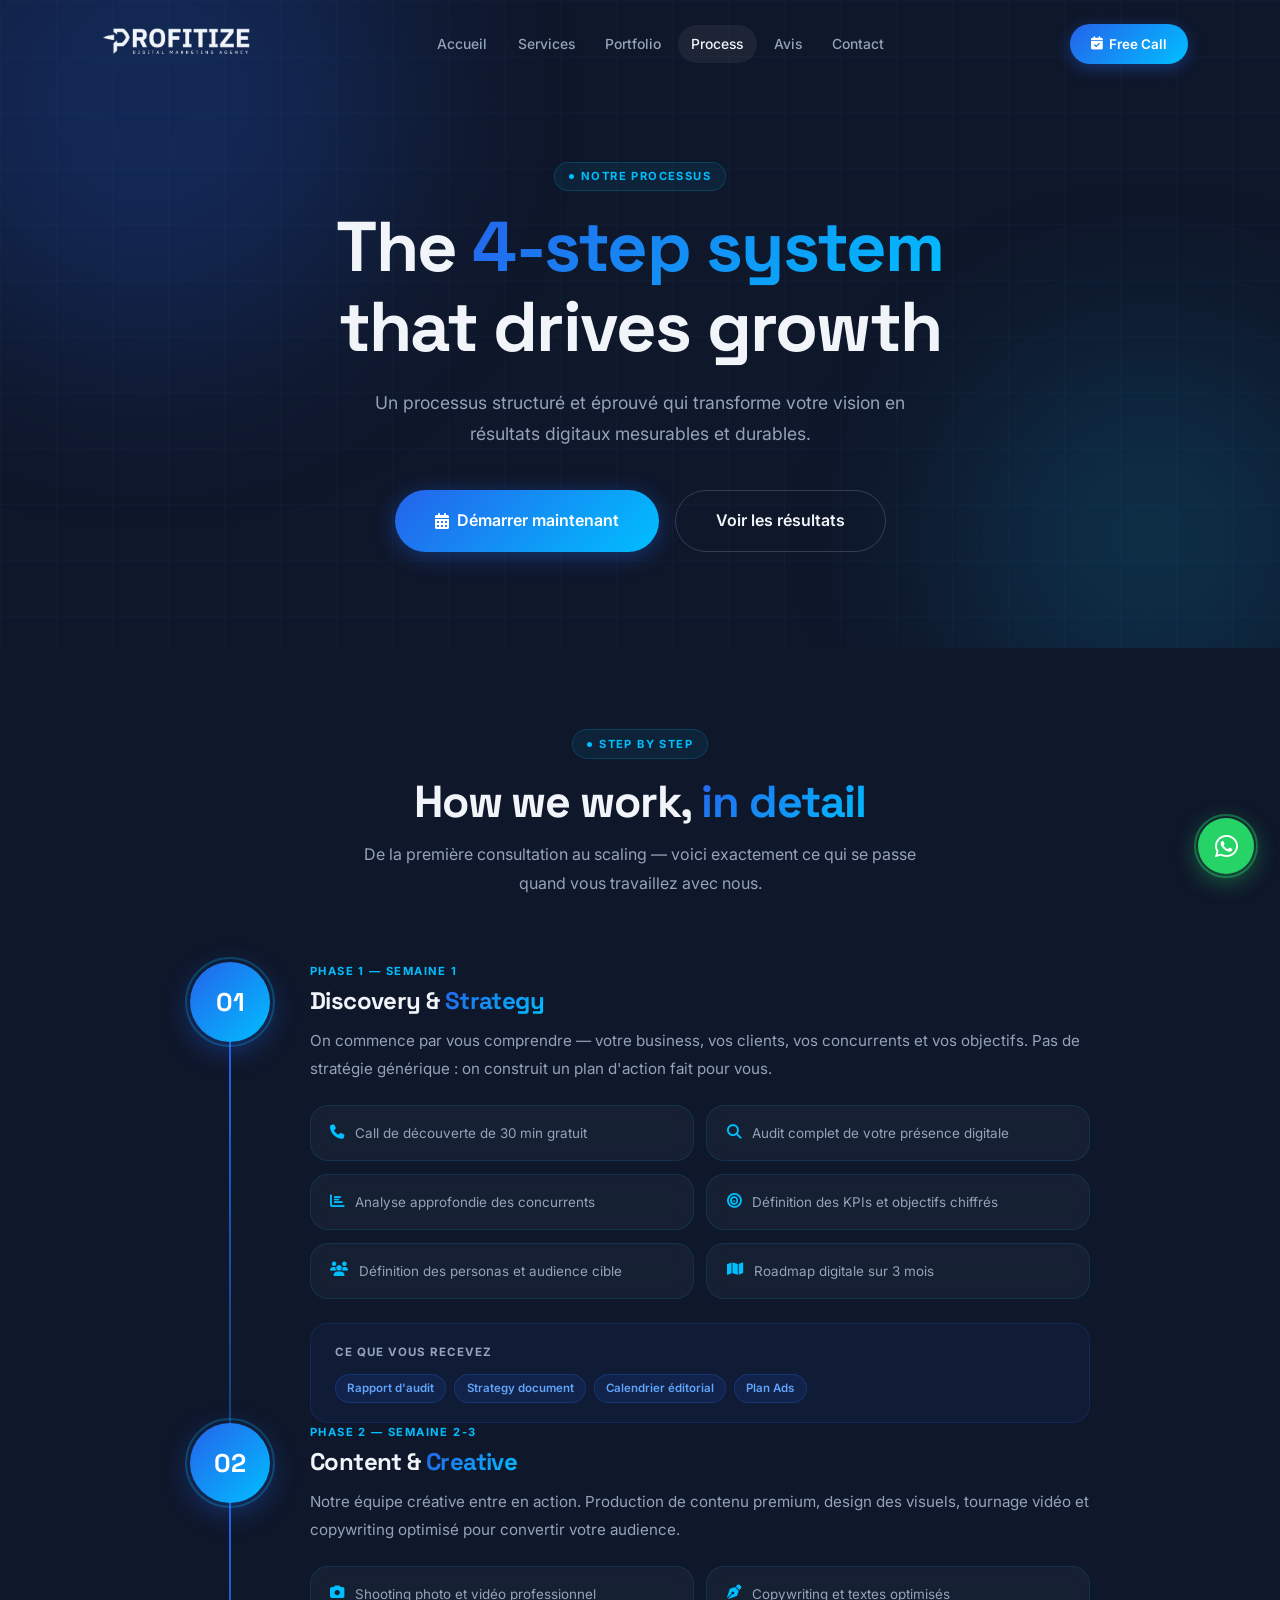
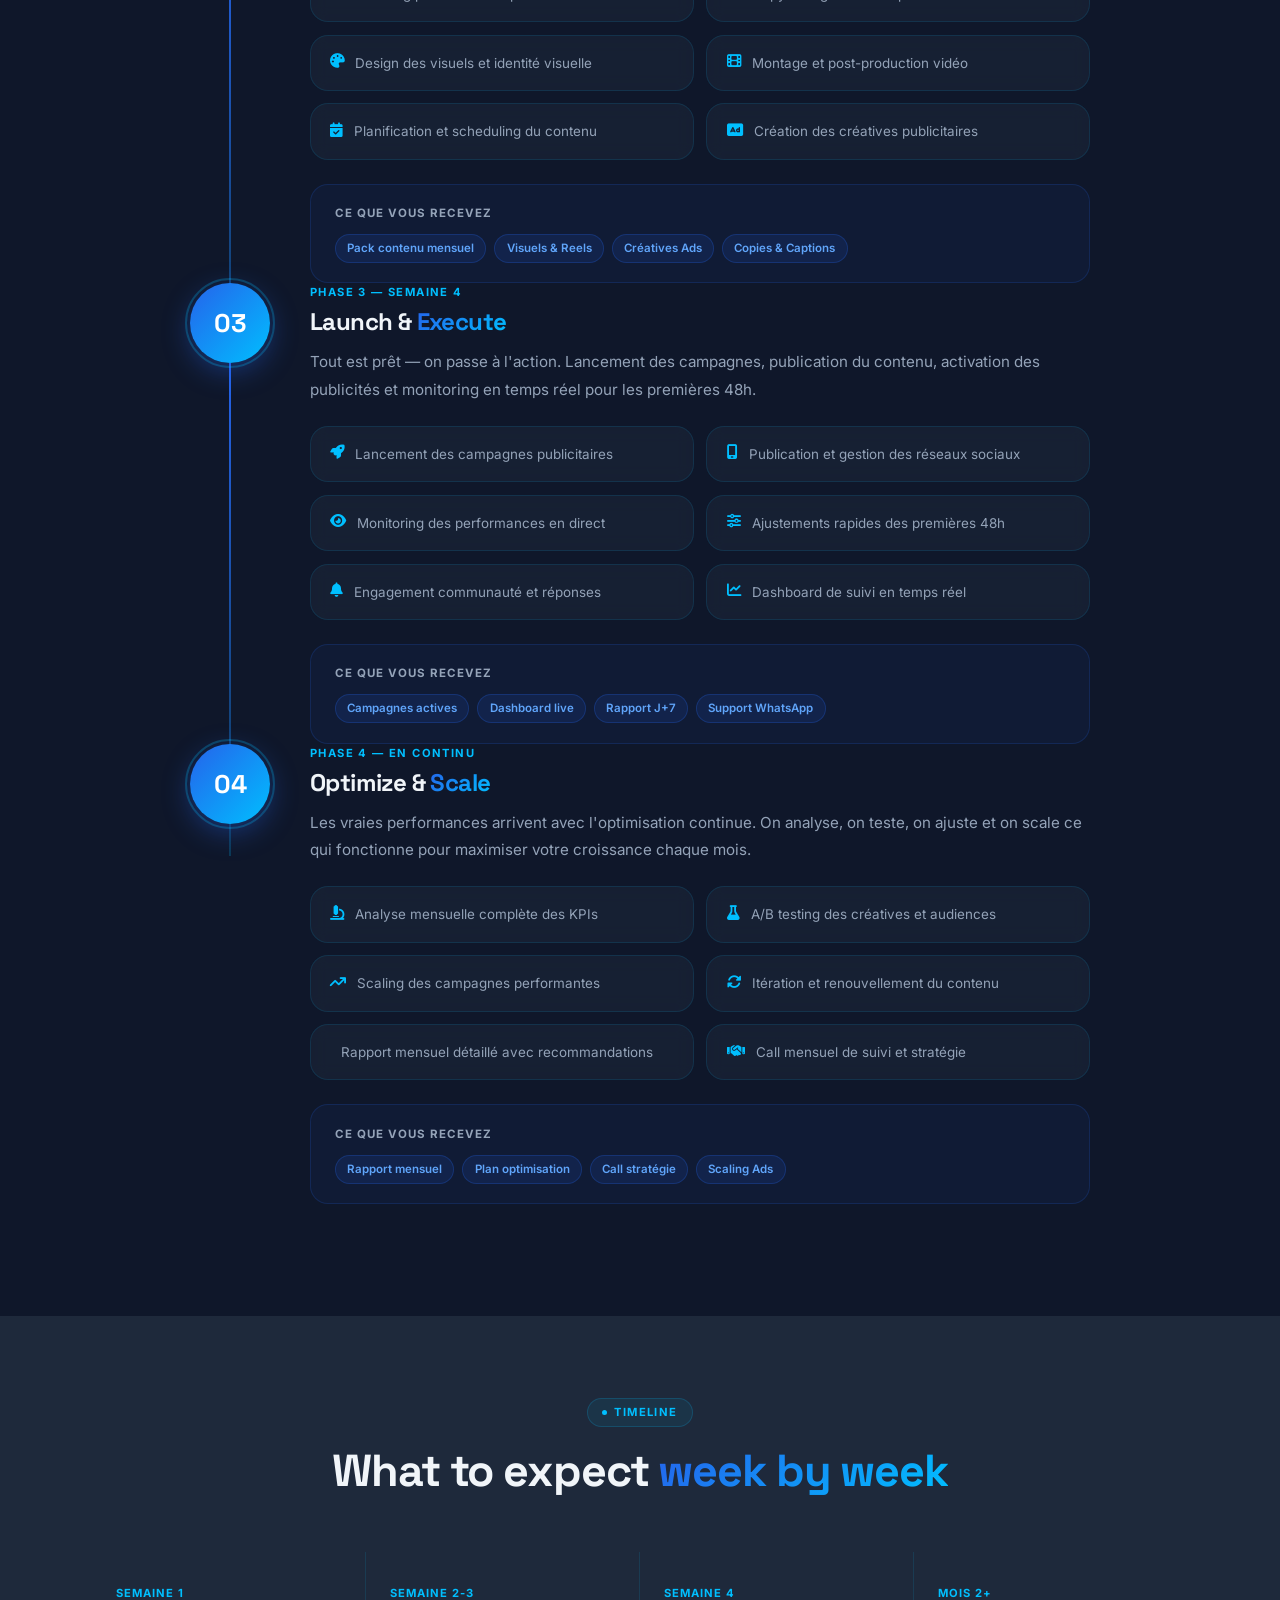
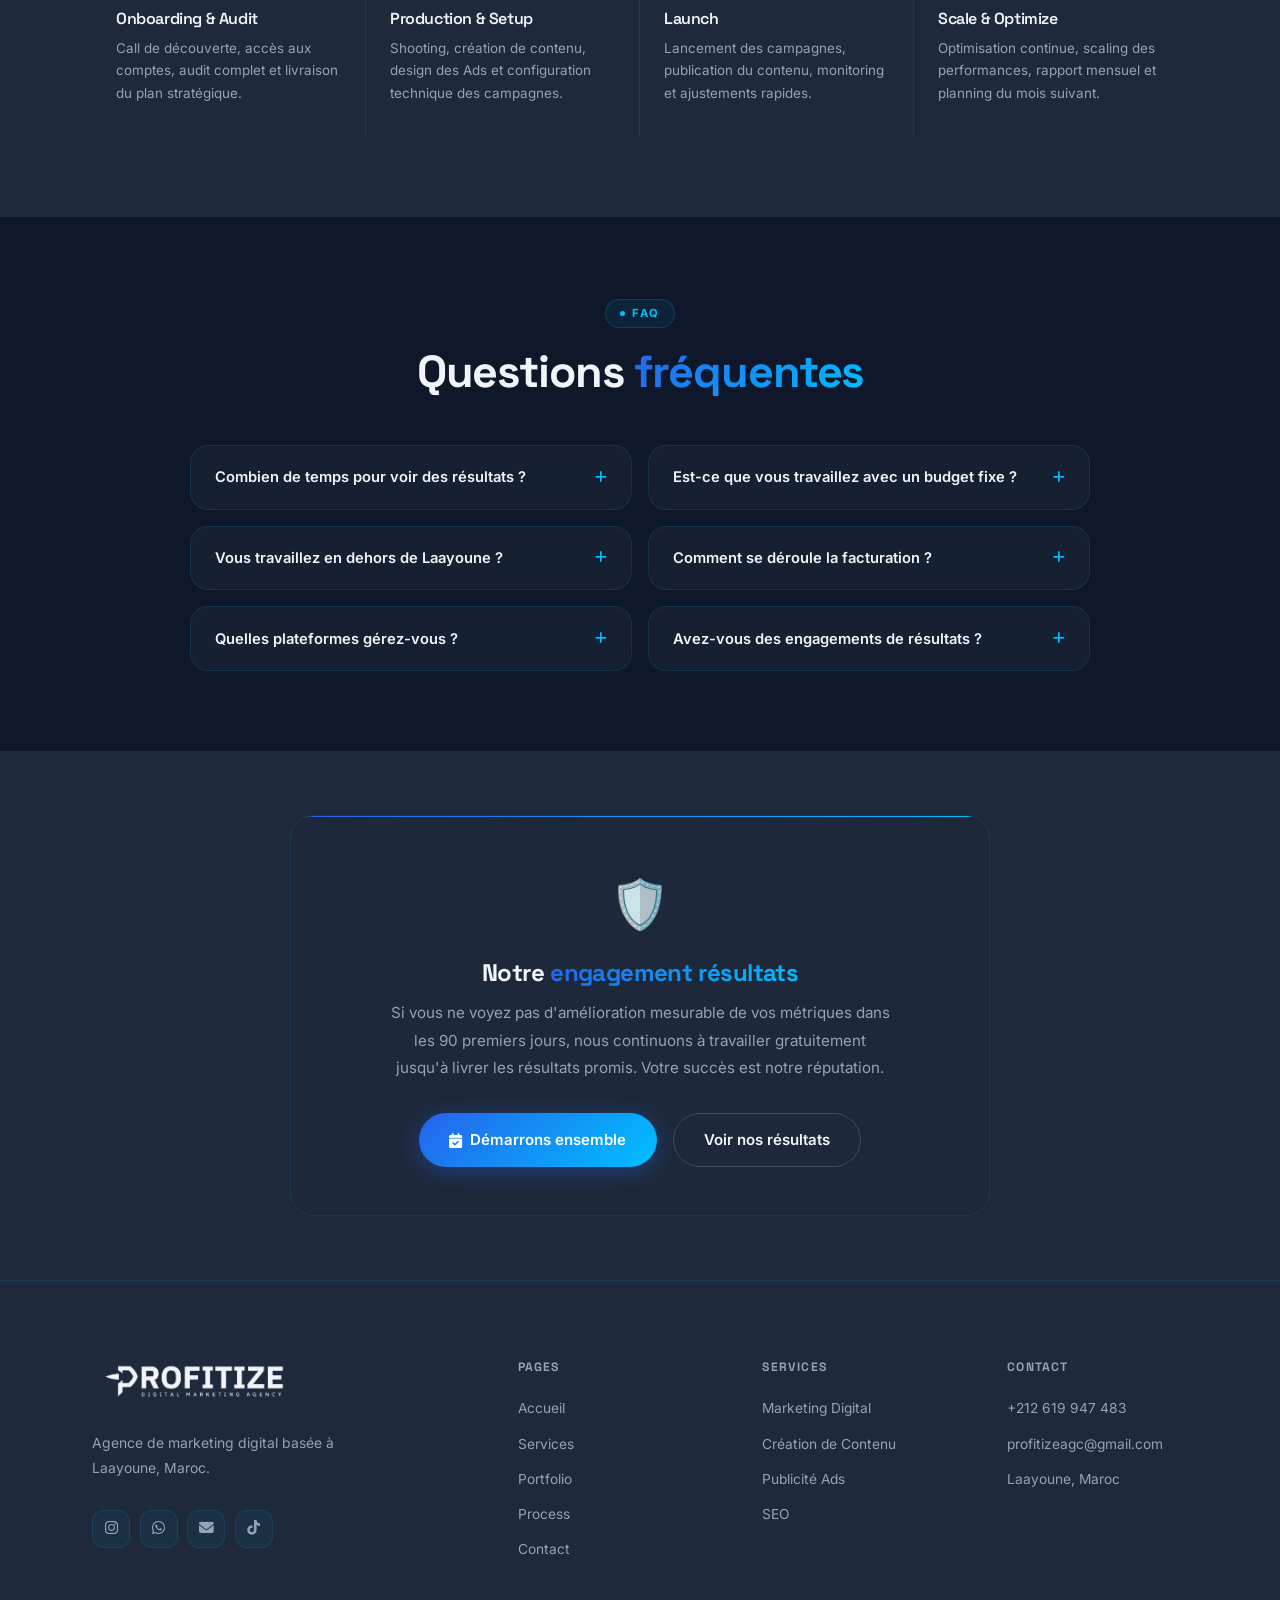
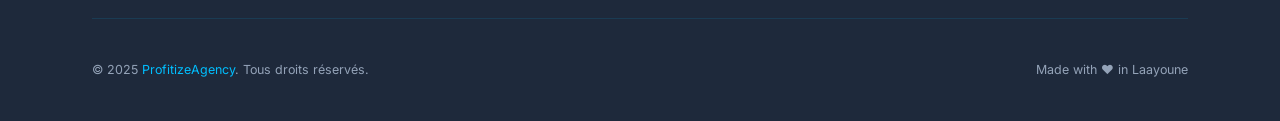
<file: process.html>
﻿<!DOCTYPE html>
<html lang="fr">
<head>
  <meta charset="UTF-8">
  <meta name="viewport" content="width=device-width, initial-scale=1.0">
  <title>Notre Process | ProfitizeAgency</title>
  <link rel="icon" type="image/svg+xml" href="logo-icon.svg">
  <link rel="stylesheet" href="styles.css">
  <link rel="stylesheet" href="https://cdnjs.cloudflare.com/ajax/libs/font-awesome/6.5.0/css/all.min.css">
  <style>
    .proc-hero {
      padding: 10rem 0 6rem;
      text-align: center;
      position: relative;
      overflow: hidden;
    }
    .proc-hero h1 { margin-bottom: 1.2rem; }
    .proc-hero p  { color:var(--gray-m);font-size:1.1rem;max-width:560px;margin:0 auto 2.5rem; }

    /* STEPS */
    .steps-section { padding: 5rem 0 7rem; }

    .steps-container { max-width: 900px; margin: 0 auto; }

    .step-item {
      display: grid;
      grid-template-columns: 80px 1fr;
      gap: 2.5rem;
      align-items: flex-start;
      margin-bottom: 0;
      position: relative;
    }

    .step-item::after {
      content: '';
      position: absolute;
      left: 39px;
      top: 80px;
      width: 2px;
      height: calc(100% + 2rem);
      background: linear-gradient(to bottom, var(--blue), rgba(0,191,255,.2));
    }

    .step-item:last-child::after { display: none; }

    .step-left { display: flex; flex-direction: column; align-items: center; }

    .step-circle {
      width: 80px; height: 80px;
      border-radius: 50%;
      background: var(--grad);
      display: flex;
      align-items: center;
      justify-content: center;
      font-family: var(--font-h);
      font-size: 1.6rem;
      font-weight: 800;
      color: #fff;
      flex-shrink: 0;
      box-shadow: 0 8px 28px rgba(37,99,235,.4);
      position: relative;
      z-index: 1;
    }

    .step-circle::before {
      content: '';
      position: absolute;
      inset: -5px;
      border-radius: 50%;
      border: 2px solid rgba(0,191,255,.25);
    }

    .step-right {
      padding-bottom: 4rem;
    }

    .step-right:last-of-type { padding-bottom: 0; }

    .step-phase {
      font-size: 0.7rem;
      font-weight: 700;
      color: var(--cyan);
      text-transform: uppercase;
      letter-spacing: 1.4px;
      margin-bottom: 0.4rem;
    }

    .step-right h3 { font-size: 1.5rem; margin-bottom: 0.8rem; }
    .step-right > p { color: var(--gray-m); font-size: 0.95rem; line-height: 1.82; margin-bottom: 1.4rem; }

    .step-details { display: grid; grid-template-columns: 1fr 1fr; gap: 0.8rem; margin-bottom: 1.5rem; }

    .step-detail {
      background: var(--card-bg);
      border: 1px solid var(--card-b);
      border-radius: var(--r-l);
      padding: 1rem 1.2rem;
      display: flex;
      align-items: flex-start;
      gap: 0.7rem;
      backdrop-filter: blur(8px);
    }

    .step-detail i { color: var(--cyan); font-size: 0.9rem; margin-top: 0.15rem; flex-shrink: 0; }
    .step-detail span { font-size: 0.84rem; color: var(--gray-m); line-height: 1.65; }

    .step-deliverables {
      background: rgba(37,99,235,.06);
      border: 1px solid rgba(37,99,235,.18);
      border-radius: var(--r-l);
      padding: 1.2rem 1.5rem;
    }

    .sd-title { font-size: 0.72rem; font-weight: 700; color: var(--gray-m); text-transform: uppercase; letter-spacing: 1px; margin-bottom: 0.7rem; }
    .sd-list { display: flex; flex-wrap: wrap; gap: 0.5rem; }
    .sd-tag {
      font-size: 0.72rem; font-weight: 600;
      padding: 0.25rem 0.7rem;
      border-radius: 999px;
      background: rgba(37,99,235,.12);
      border: 1px solid rgba(37,99,235,.25);
      color: #60A5FA;
    }

    /* TIMELINE */
    .timeline-section { background: var(--dark-2); padding: 5rem 0; }
    .timeline-grid { display: grid; grid-template-columns: repeat(4,1fr); gap: 0; margin-top: 3rem; }
    .tl-item {
      padding: 2rem 1.5rem;
      border-right: 1px solid var(--card-b);
      position: relative;
    }
    .tl-item:last-child { border-right: none; }
    .tl-week { font-size: 0.7rem; font-weight: 700; color: var(--cyan); text-transform: uppercase; letter-spacing: 1px; margin-bottom: 0.5rem; }
    .tl-item h4 { font-size: 1rem; margin-bottom: 0.5rem; }
    .tl-item p  { font-size: 0.84rem; color: var(--gray-m); line-height: 1.7; }

    /* FAQ */
    .faq-section { padding: 5rem 0; }
    .faq-grid { display: grid; grid-template-columns: 1fr 1fr; gap: 1rem; max-width: 900px; margin: 0 auto; }

    .faq-item {
      background: var(--card-bg);
      border: 1px solid var(--card-b);
      border-radius: var(--r-l);
      overflow: hidden;
      backdrop-filter: blur(8px);
    }

    .faq-q {
      display: flex;
      justify-content: space-between;
      align-items: center;
      padding: 1.2rem 1.5rem;
      cursor: pointer;
      gap: 1rem;
    }

    .faq-q-text { font-size: 0.92rem; font-weight: 600; color: var(--white); }
    .faq-icon { color: var(--cyan); font-size: 0.85rem; transition: var(--t); flex-shrink: 0; }
    .faq-item.open .faq-icon { transform: rotate(45deg); }

    .faq-a {
      max-height: 0;
      overflow: hidden;
      transition: max-height 0.35s ease;
    }
    .faq-item.open .faq-a { max-height: 200px; }
    .faq-a p { padding: 0 1.5rem 1.2rem; font-size: 0.88rem; color: var(--gray-m); line-height: 1.75; }

    /* GUARANTEE */
    .guarantee-section { background: var(--dark-2); padding: 4rem 0; }
    .guarantee-inner {
      background: var(--card-bg);
      border: 1px solid var(--card-b);
      border-radius: var(--r-xl);
      padding: 3rem;
      text-align: center;
      max-width: 700px;
      margin: 0 auto;
      backdrop-filter: blur(12px);
      position: relative;
      overflow: hidden;
    }
    .guarantee-inner::before {
      content: '';
      position: absolute;
      top: 0;left:0;right:0;height:1px;
      background: var(--grad);
    }
    .guarantee-icon { font-size: 3rem; margin-bottom: 1rem; }
    .guarantee-inner h3 { font-size: 1.5rem; margin-bottom: 0.8rem; }
    .guarantee-inner p { color: var(--gray-m); max-width: 500px; margin: 0 auto; font-size: 0.95rem; line-height: 1.8; }

    @media(max-width:1024px){
      .step-details { grid-template-columns: 1fr; }
      .timeline-grid { grid-template-columns: repeat(2,1fr); }
      .tl-item:nth-child(2) { border-right: none; }
      .faq-grid { grid-template-columns: 1fr; }
    }
    @media(max-width:640px){
      .step-item { grid-template-columns: 60px 1fr; gap: 1.5rem; }
      .step-circle { width: 60px; height: 60px; font-size: 1.2rem; }
      .step-item::after { left: 29px; }
      .timeline-grid { grid-template-columns: 1fr; }
      .tl-item { border-right: none; border-bottom: 1px solid var(--card-b); }
      .tl-item:last-child { border-bottom: none; }
    }
  </style>
</head>
<body>
<!-- NAV -->
<nav id="nav">
  <div class="container nav-inner">
    <a href="index.html" class="logo-img"><img src="logo.svg" alt="ProfitizeAgency"></a>
    <ul class="n-menu" id="nm">
      <li><a href="index.html">Accueil</a></li>
      <li><a href="services.html">Services</a></li>
      <li><a href="portfolio.html">Portfolio</a></li>
      <li><a href="process.html" class="active">Process</a></li>
      <li><a href="testimonials.html">Avis</a></li>
      <li><a href="contact.html">Contact</a></li>
    </ul>
    <a href="contact.html" class="n-cta"><i class="fas fa-calendar-check"></i> Free Call</a>
    <button class="n-ham" id="nh" aria-label="Menu"><span></span><span></span><span></span></button>
  </div>
</nav>

<!-- HERO -->
<section class="proc-hero grid-bg">
  <div class="orb orb-blue" style="width:500px;height:500px;top:-150px;left:-100px;"></div>
  <div class="orb orb-cyan" style="width:380px;height:380px;bottom:-80px;right:-60px;"></div>
  <div class="container" style="position:relative;z-index:1;">
    <div class="chip reveal" style="margin:0 auto 1rem;">Notre Processus</div>
    <h1 class="reveal d1">The <span class="g-text">4-step system</span><br>that drives growth</h1>
    <p class="reveal d2">Un processus structuré et éprouvé qui transforme votre vision en résultats digitaux mesurables et durables.</p>
    <div style="display:flex;gap:1rem;justify-content:center;flex-wrap:wrap;" class="reveal d3">
      <a href="contact.html" class="btn btn-p btn-lg"><i class="fas fa-calendar-alt"></i> Démarrer maintenant</a>
      <a href="portfolio.html" class="btn btn-o btn-lg">Voir les résultats</a>
    </div>
  </div>
</section>

<!-- STEPS -->
<section class="steps-section">
  <div class="container">
    <div class="s-hd c reveal" style="margin-bottom:4rem;">
      <div class="chip">Step by step</div>
      <h2 class="s-title">How we work, <span class="g-text">in detail</span></h2>
      <p class="s-desc">De la première consultation au scaling — voici exactement ce qui se passe quand vous travaillez avec nous.</p>
    </div>
    <div class="steps-container">

      <!-- STEP 1 -->
      <div class="step-item">
        <div class="step-left">
          <div class="step-circle reveal">01</div>
        </div>
        <div class="step-right reveal d1">
          <div class="step-phase">Phase 1 — Semaine 1</div>
          <h3>Discovery & <span class="g-text">Strategy</span></h3>
          <p>On commence par vous comprendre — votre business, vos clients, vos concurrents et vos objectifs. Pas de stratégie générique : on construit un plan d'action fait pour vous.</p>
          <div class="step-details">
            <div class="step-detail"><i class="fas fa-phone"></i><span>Call de découverte de 30 min gratuit</span></div>
            <div class="step-detail"><i class="fas fa-magnifying-glass"></i><span>Audit complet de votre présence digitale</span></div>
            <div class="step-detail"><i class="fas fa-chart-bar"></i><span>Analyse approfondie des concurrents</span></div>
            <div class="step-detail"><i class="fas fa-bullseye"></i><span>Définition des KPIs et objectifs chiffrés</span></div>
            <div class="step-detail"><i class="fas fa-users"></i><span>Définition des personas et audience cible</span></div>
            <div class="step-detail"><i class="fas fa-map"></i><span>Roadmap digitale sur 3 mois</span></div>
          </div>
          <div class="step-deliverables">
            <div class="sd-title">Ce que vous recevez</div>
            <div class="sd-list">
              <span class="sd-tag">Rapport d'audit</span>
              <span class="sd-tag">Strategy document</span>
              <span class="sd-tag">Calendrier éditorial</span>
              <span class="sd-tag">Plan Ads</span>
            </div>
          </div>
        </div>
      </div>

      <!-- STEP 2 -->
      <div class="step-item">
        <div class="step-left">
          <div class="step-circle reveal">02</div>
        </div>
        <div class="step-right reveal d1">
          <div class="step-phase">Phase 2 — Semaine 2-3</div>
          <h3>Content & <span class="g-text">Creative</span></h3>
          <p>Notre équipe créative entre en action. Production de contenu premium, design des visuels, tournage vidéo et copywriting optimisé pour convertir votre audience.</p>
          <div class="step-details">
            <div class="step-detail"><i class="fas fa-camera"></i><span>Shooting photo et vidéo professionnel</span></div>
            <div class="step-detail"><i class="fas fa-pen-nib"></i><span>Copywriting et textes optimisés</span></div>
            <div class="step-detail"><i class="fas fa-palette"></i><span>Design des visuels et identité visuelle</span></div>
            <div class="step-detail"><i class="fas fa-film"></i><span>Montage et post-production vidéo</span></div>
            <div class="step-detail"><i class="fas fa-calendar-check"></i><span>Planification et scheduling du contenu</span></div>
            <div class="step-detail"><i class="fas fa-rectangle-ad"></i><span>Création des créatives publicitaires</span></div>
          </div>
          <div class="step-deliverables">
            <div class="sd-title">Ce que vous recevez</div>
            <div class="sd-list">
              <span class="sd-tag">Pack contenu mensuel</span>
              <span class="sd-tag">Visuels & Reels</span>
              <span class="sd-tag">Créatives Ads</span>
              <span class="sd-tag">Copies & Captions</span>
            </div>
          </div>
        </div>
      </div>

      <!-- STEP 3 -->
      <div class="step-item">
        <div class="step-left">
          <div class="step-circle reveal">03</div>
        </div>
        <div class="step-right reveal d1">
          <div class="step-phase">Phase 3 — Semaine 4</div>
          <h3>Launch & <span class="g-text">Execute</span></h3>
          <p>Tout est prêt — on passe à l'action. Lancement des campagnes, publication du contenu, activation des publicités et monitoring en temps réel pour les premières 48h.</p>
          <div class="step-details">
            <div class="step-detail"><i class="fas fa-rocket"></i><span>Lancement des campagnes publicitaires</span></div>
            <div class="step-detail"><i class="fas fa-mobile-screen"></i><span>Publication et gestion des réseaux sociaux</span></div>
            <div class="step-detail"><i class="fas fa-eye"></i><span>Monitoring des performances en direct</span></div>
            <div class="step-detail"><i class="fas fa-sliders"></i><span>Ajustements rapides des premières 48h</span></div>
            <div class="step-detail"><i class="fas fa-bell"></i><span>Engagement communauté et réponses</span></div>
            <div class="step-detail"><i class="fas fa-chart-line"></i><span>Dashboard de suivi en temps réel</span></div>
          </div>
          <div class="step-deliverables">
            <div class="sd-title">Ce que vous recevez</div>
            <div class="sd-list">
              <span class="sd-tag">Campagnes actives</span>
              <span class="sd-tag">Dashboard live</span>
              <span class="sd-tag">Rapport J+7</span>
              <span class="sd-tag">Support WhatsApp</span>
            </div>
          </div>
        </div>
      </div>

      <!-- STEP 4 -->
      <div class="step-item">
        <div class="step-left">
          <div class="step-circle reveal">04</div>
        </div>
        <div class="step-right reveal d1">
          <div class="step-phase">Phase 4 — En continu</div>
          <h3>Optimize & <span class="g-text">Scale</span></h3>
          <p>Les vraies performances arrivent avec l'optimisation continue. On analyse, on teste, on ajuste et on scale ce qui fonctionne pour maximiser votre croissance chaque mois.</p>
          <div class="step-details">
            <div class="step-detail"><i class="fas fa-microscope"></i><span>Analyse mensuelle complète des KPIs</span></div>
            <div class="step-detail"><i class="fas fa-flask"></i><span>A/B testing des créatives et audiences</span></div>
            <div class="step-detail"><i class="fas fa-arrow-trend-up"></i><span>Scaling des campagnes performantes</span></div>
            <div class="step-detail"><i class="fas fa-rotate"></i><span>Itération et renouvellement du contenu</span></div>
            <div class="step-detail"><i class="fas fa-file-chart-line"></i><span>Rapport mensuel détaillé avec recommandations</span></div>
            <div class="step-detail"><i class="fas fa-handshake"></i><span>Call mensuel de suivi et stratégie</span></div>
          </div>
          <div class="step-deliverables">
            <div class="sd-title">Ce que vous recevez</div>
            <div class="sd-list">
              <span class="sd-tag">Rapport mensuel</span>
              <span class="sd-tag">Plan optimisation</span>
              <span class="sd-tag">Call stratégie</span>
              <span class="sd-tag">Scaling Ads</span>
            </div>
          </div>
        </div>
      </div>

    </div>
  </div>
</section>

<!-- TIMELINE -->
<section class="timeline-section">
  <div class="container">
    <div class="s-hd c reveal">
      <div class="chip">Timeline</div>
      <h2 class="s-title">What to expect <span class="g-text">week by week</span></h2>
    </div>
    <div class="timeline-grid">
      <div class="tl-item reveal">
        <div class="tl-week">Semaine 1</div>
        <h4>Onboarding & Audit</h4>
        <p>Call de découverte, accès aux comptes, audit complet et livraison du plan stratégique.</p>
      </div>
      <div class="tl-item reveal d1">
        <div class="tl-week">Semaine 2-3</div>
        <h4>Production & Setup</h4>
        <p>Shooting, création de contenu, design des Ads et configuration technique des campagnes.</p>
      </div>
      <div class="tl-item reveal d2">
        <div class="tl-week">Semaine 4</div>
        <h4>Launch</h4>
        <p>Lancement des campagnes, publication du contenu, monitoring et ajustements rapides.</p>
      </div>
      <div class="tl-item reveal d3">
        <div class="tl-week">Mois 2+</div>
        <h4>Scale & Optimize</h4>
        <p>Optimisation continue, scaling des performances, rapport mensuel et planning du mois suivant.</p>
      </div>
    </div>
  </div>
</section>

<!-- FAQ -->
<section class="faq-section">
  <div class="container">
    <div class="s-hd c reveal" style="margin-bottom:3rem;">
      <div class="chip">FAQ</div>
      <h2 class="s-title">Questions <span class="g-text">fréquentes</span></h2>
    </div>
    <div class="faq-grid">
      <div class="faq-item reveal">
        <div class="faq-q"><span class="faq-q-text">Combien de temps pour voir des résultats ?</span><i class="fas fa-plus faq-icon"></i></div>
        <div class="faq-a"><p>Les premiers résultats (portée, engagement) se voient dès les 2 premières semaines. Les résultats business significatifs (leads, ventes) apparaissent généralement entre le 30ème et 60ème jour.</p></div>
      </div>
      <div class="faq-item reveal d1">
        <div class="faq-q"><span class="faq-q-text">Est-ce que vous travaillez avec un budget fixe ?</span><i class="fas fa-plus faq-icon"></i></div>
        <div class="faq-a"><p>Nous nous adaptons à votre budget. Nos services sont tarifés selon le scope de travail. Le budget publicitaire Ads est séparé de nos honoraires — nous vous conseillons sur le montant optimal.</p></div>
      </div>
      <div class="faq-item reveal">
        <div class="faq-q"><span class="faq-q-text">Vous travaillez en dehors de Laayoune ?</span><i class="fas fa-plus faq-icon"></i></div>
        <div class="faq-a"><p>Oui, nous travaillons avec des clients dans tout le Maroc et à l'international. La distance n'est pas un obstacle — on gère tout à distance efficacement via WhatsApp et Zoom.</p></div>
      </div>
      <div class="faq-item reveal d1">
        <div class="faq-q"><span class="faq-q-text">Comment se déroule la facturation ?</span><i class="fas fa-plus faq-icon"></i></div>
        <div class="faq-a"><p>Nous travaillons avec des contrats mensuels. Un acompte de 50% au démarrage et le solde à la livraison. Pour les contrats long terme, des arrangements flexibles sont possibles.</p></div>
      </div>
      <div class="faq-item reveal">
        <div class="faq-q"><span class="faq-q-text">Quelles plateformes gérez-vous ?</span><i class="fas fa-plus faq-icon"></i></div>
        <div class="faq-a"><p>Instagram, Facebook, TikTok, YouTube, Google (Ads + SEO), WhatsApp Business et LinkedIn selon votre secteur. On vous recommande les plateformes les plus pertinentes pour votre business.</p></div>
      </div>
      <div class="faq-item reveal d1">
        <div class="faq-q"><span class="faq-q-text">Avez-vous des engagements de résultats ?</span><i class="fas fa-plus faq-icon"></i></div>
        <div class="faq-a"><p>On s'engage sur des métriques claires définies ensemble. Si les objectifs ne sont pas atteints après 90 jours, on continue à travailler gratuitement jusqu'à les atteindre.</p></div>
      </div>
    </div>
  </div>
</section>

<!-- GUARANTEE -->
<section class="guarantee-section">
  <div class="container">
    <div class="guarantee-inner reveal">
      <div class="guarantee-icon">🛡️</div>
      <h3>Notre <span class="g-text">engagement résultats</span></h3>
      <p>Si vous ne voyez pas d'amélioration mesurable de vos métriques dans les 90 premiers jours, nous continuons à travailler gratuitement jusqu'à livrer les résultats promis. Votre succès est notre réputation.</p>
      <div style="margin-top:2rem;display:flex;gap:1rem;justify-content:center;flex-wrap:wrap;">
        <a href="contact.html" class="btn btn-p"><i class="fas fa-calendar-check"></i> Démarrons ensemble</a>
        <a href="portfolio.html" class="btn btn-o">Voir nos résultats</a>
      </div>
    </div>
  </div>
</section>

<!-- FOOTER -->
<footer id="footer">
  <div class="container">
    <div class="ft-top">
      <div class="ft-brand">
        <a href="index.html" class="logo-img footer-logo"><img src="logo.svg" alt="ProfitizeAgency"></a>
        <p class="ft-brand-txt">Agence de marketing digital basée à Laayoune, Maroc.</p>
        <div class="socials">
          <a href="https://instagram.com/AgenceProfitize" target="_blank" class="soc-btn"><i class="fab fa-instagram"></i></a>
          <a href="https://wa.me/212619947483" target="_blank" class="soc-btn"><i class="fab fa-whatsapp"></i></a>
          <a href="mailto:profitizeagc@gmail.com" class="soc-btn"><i class="fas fa-envelope"></i></a>
          <a href="#" class="soc-btn"><i class="fab fa-tiktok"></i></a>
        </div>
      </div>
      <div class="ft-col"><h5>Pages</h5><ul>
        <li><a href="index.html">Accueil</a></li>
        <li><a href="services.html">Services</a></li>
        <li><a href="portfolio.html">Portfolio</a></li>
        <li><a href="process.html">Process</a></li>
        <li><a href="contact.html">Contact</a></li>
      </ul></div>
      <div class="ft-col"><h5>Services</h5><ul>
        <li><a href="services.html">Marketing Digital</a></li>
        <li><a href="services.html">Création de Contenu</a></li>
        <li><a href="services.html">Publicité Ads</a></li>
        <li><a href="services.html">SEO</a></li>
      </ul></div>
      <div class="ft-col"><h5>Contact</h5><ul>
        <li><a href="tel:+212619947483">+212 619 947 483</a></li>
        <li><a href="mailto:profitizeagc@gmail.com">profitizeagc@gmail.com</a></li>
        <li><a href="#">Laayoune, Maroc</a></li>
      </ul></div>
    </div>
    <div class="ft-bot">
      <p>&copy; 2025 <span class="cy">ProfitizeAgency</span>. Tous droits réservés.</p>
      <p>Made with ♥ in Laayoune</p>
    </div>
  </div>
</footer>
<a href="https://wa.me/212619947483" target="_blank" class="wa-float"><i class="fab fa-whatsapp"></i></a>
<script>
  const nav = document.getElementById('nav');
  window.addEventListener('scroll', () => nav.classList.toggle('stuck', window.scrollY > 40));
  const nh = document.getElementById('nh'), nm = document.getElementById('nm');
  nh.addEventListener('click', () => { nh.classList.toggle('open'); nm.classList.toggle('open'); });
  nm.querySelectorAll('a').forEach(a => a.addEventListener('click', () => { nh.classList.remove('open'); nm.classList.remove('open'); }));
  const ro = new IntersectionObserver(es => es.forEach(e => { if (e.isIntersecting) { e.target.classList.add('in'); ro.unobserve(e.target); } }), { threshold: 0.1, rootMargin: '0px 0px -40px 0px' });
  document.querySelectorAll('.reveal').forEach(el => ro.observe(el));
  // FAQ
  document.querySelectorAll('.faq-q').forEach(q => q.addEventListener('click', () => q.parentElement.classList.toggle('open')));
</script>
</body>
</html>
</file>
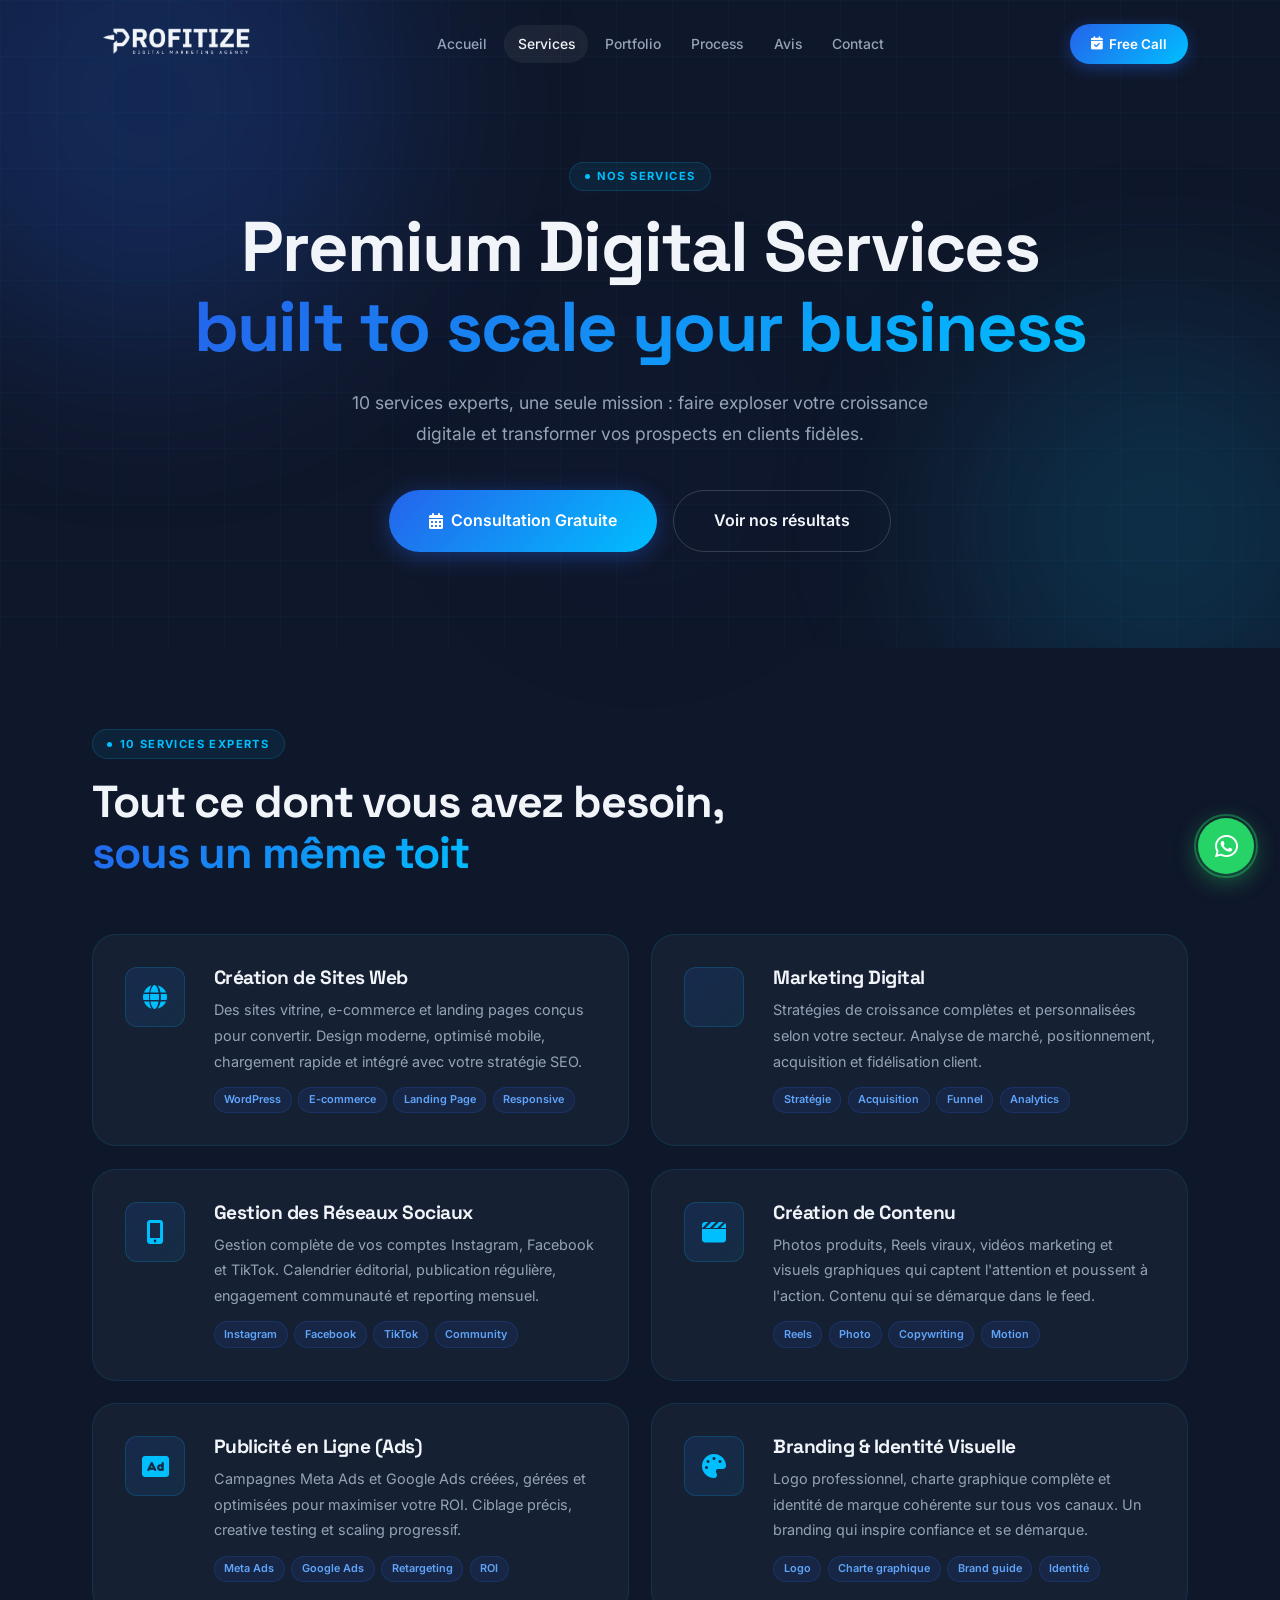
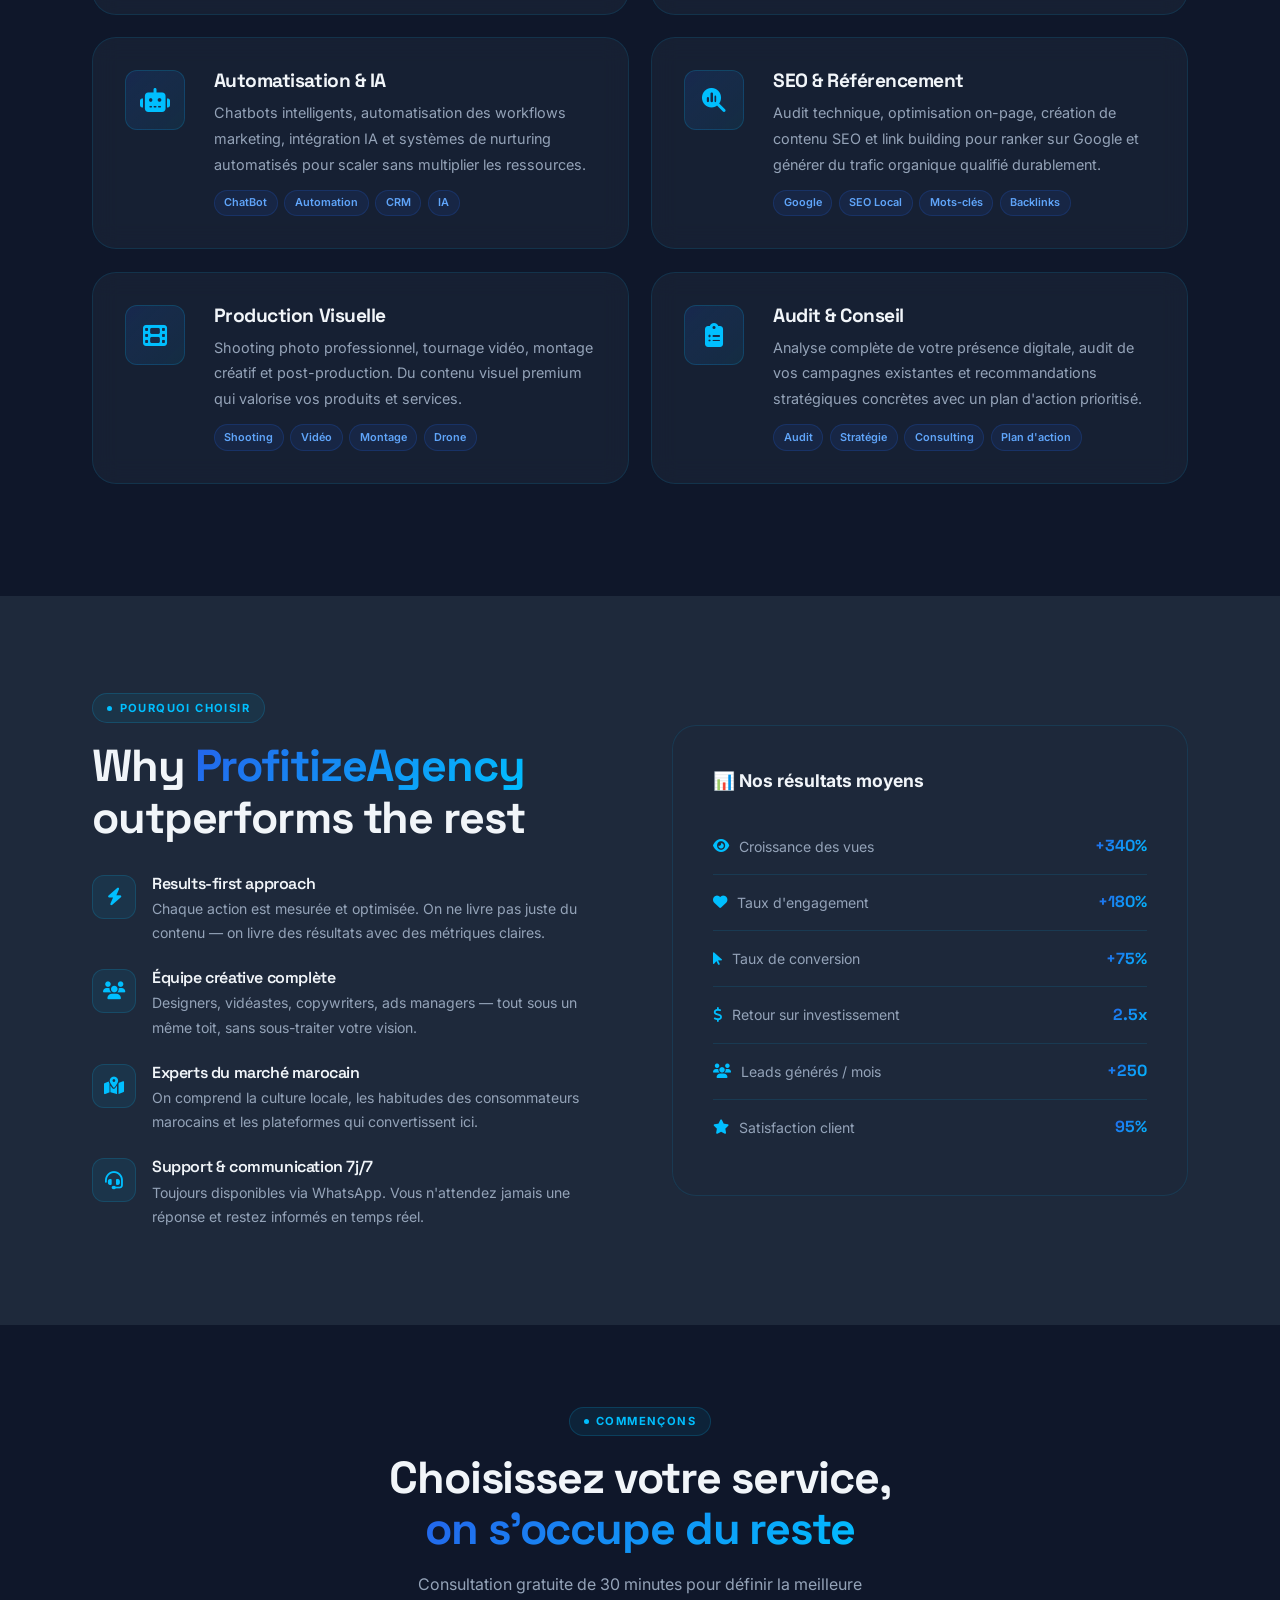
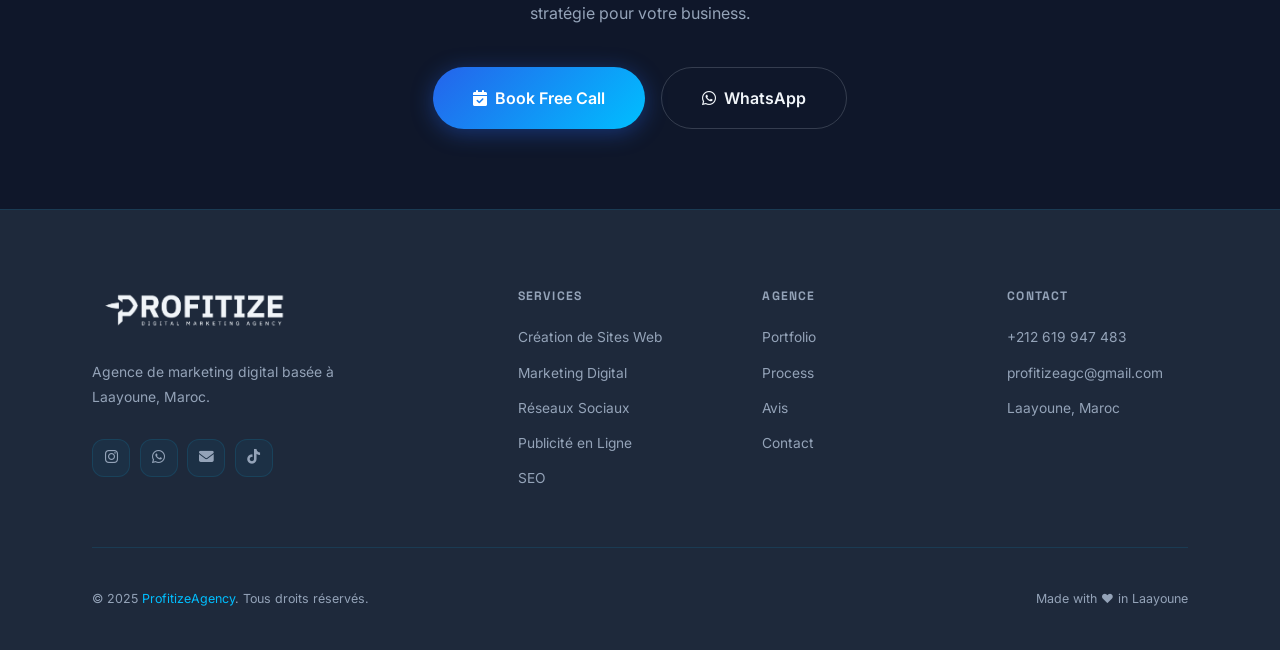
<file: services.html>
﻿<!DOCTYPE html>
<html lang="fr">
<head>
  <meta charset="UTF-8">
  <meta name="viewport" content="width=device-width, initial-scale=1.0">
  <meta name="description" content="Services ProfitizeAgency — Création de sites web, marketing digital, SEO, publicité en ligne, branding et production vidéo. Laayoune, Maroc.">
  <title>Services | ProfitizeAgency</title>
  <link rel="icon" type="image/svg+xml" href="logo-icon.svg">
  <link rel="stylesheet" href="styles.css">
  <link rel="stylesheet" href="https://cdnjs.cloudflare.com/ajax/libs/font-awesome/6.5.0/css/all.min.css">
  <style>
    /* PAGE HERO */
    .srv-hero {
      padding: 10rem 0 6rem;
      position: relative;
      overflow: hidden;
      text-align: center;
    }
    .srv-hero .orb1 { width:500px;height:500px;top:-150px;left:-100px; }
    .srv-hero .orb2 { width:400px;height:400px;bottom:-80px;right:-80px; }
    .srv-hero h1 { margin-bottom: 1.2rem; }
    .srv-hero p  { color:var(--gray-m); font-size:1.1rem; max-width:580px; margin:0 auto 2.5rem; }

    /* ALL SERVICES GRID */
    .all-srv { padding: 5rem 0 7rem; }
    .all-grid { display: grid; grid-template-columns: repeat(2,1fr); gap: 1.4rem; }

    .srv-big-card { display: flex; gap: 1.8rem; align-items: flex-start; }
    .srv-big-card .ib { width:60px;height:60px;font-size:1.5rem;flex-shrink:0; }
    .srv-big-card .srv-info h3 { font-size:1.2rem; margin-bottom:0.5rem; }
    .srv-big-card .srv-info p  { font-size:0.9rem; color:var(--gray-m); line-height:1.78; margin-bottom:0.8rem; }
    .srv-tags { display:flex; gap:0.4rem; flex-wrap:wrap; }
    .srv-tag {
      font-size:0.68rem;
      font-weight:600;
      padding:0.2rem 0.6rem;
      border-radius:999px;
      background:rgba(37,99,235,.1);
      border:1px solid rgba(37,99,235,.2);
      color:#60A5FA;
    }

    /* WHY SECTION */
    .why-section { background:var(--dark-2); padding:6rem 0; }
    .why-grid { display:grid; grid-template-columns:1fr 1fr; gap:4rem; align-items:center; }
    .why-list { display:flex; flex-direction:column; gap:1.5rem; margin-top:2rem; }
    .why-item { display:flex; gap:1rem; align-items:flex-start; }
    .why-item .wi-icon {
      width:44px;height:44px;min-width:44px;
      border-radius:12px;
      background:rgba(0,191,255,.08);
      border:1px solid rgba(0,191,255,.16);
      display:flex;align-items:center;justify-content:center;
      font-size:1.1rem;color:var(--cyan);
    }
    .why-item h4 { margin-bottom:0.25rem; font-size:1rem; }
    .why-item p  { font-size:0.88rem; color:var(--gray-m); line-height:1.72; }

    .why-visual {
      background:var(--card-bg);
      border:1px solid var(--card-b);
      border-radius:24px;
      padding:2.5rem;
      backdrop-filter:blur(12px);
    }
    .wv-title { font-size:1.1rem; font-weight:700; margin-bottom:1.5rem; color:var(--white); }
    .wv-row {
      display:flex;
      justify-content:space-between;
      align-items:center;
      padding:0.9rem 0;
      border-bottom:1px solid var(--card-b);
    }
    .wv-row:last-child { border-bottom:none; }
    .wv-label { display:flex;align-items:center;gap:0.6rem;font-size:0.88rem;color:var(--gray-m); }
    .wv-label i { color:var(--cyan);font-size:0.9rem; }
    .wv-val { font-family:var(--font-h);font-weight:800;font-size:1rem;color:var(--white); }

    /* PRICING CTA */
    .price-cta { padding:5rem 0; text-align:center; }
    .price-cta h2 { margin-bottom:1rem; }
    .price-cta p  { color:var(--gray-m);max-width:500px;margin:0 auto 2.5rem; }
    .price-btns { display:flex;gap:1rem;justify-content:center;flex-wrap:wrap; }

    /* RESPONSIVE */
    @media(max-width:1024px){
      .all-grid { grid-template-columns:1fr; }
      .why-grid { grid-template-columns:1fr; }
    }
    @media(max-width:640px){
      .srv-big-card { flex-direction:column; gap:1rem; }
      .srv-big-card .ib { width:48px;height:48px; }
    }
  </style>
</head>
<body>
<!-- NAV -->
<nav id="nav">
  <div class="container nav-inner">
    <a href="index.html" class="logo-img"><img src="logo.svg" alt="ProfitizeAgency"></a>
    <ul class="n-menu" id="nm">
      <li><a href="index.html">Accueil</a></li>
      <li><a href="services.html" class="active">Services</a></li>
      <li><a href="portfolio.html">Portfolio</a></li>
      <li><a href="process.html">Process</a></li>
      <li><a href="testimonials.html">Avis</a></li>
      <li><a href="contact.html">Contact</a></li>
    </ul>
    <a href="contact.html" class="n-cta"><i class="fas fa-calendar-check"></i> Free Call</a>
    <button class="n-ham" id="nh" aria-label="Menu"><span></span><span></span><span></span></button>
  </div>
</nav>

<!-- HERO -->
<section class="srv-hero grid-bg">
  <div class="orb orb-blue orb1"></div>
  <div class="orb orb-cyan orb2"></div>
  <div class="container" style="position:relative;z-index:1;">
    <div class="chip reveal" style="margin:0 auto 1rem;">Nos Services</div>
    <h1 class="reveal d1">Premium Digital Services<br><span class="g-text">built to scale your business</span></h1>
    <p class="reveal d2">10 services experts, une seule mission : faire exploser votre croissance digitale et transformer vos prospects en clients fidèles.</p>
    <div style="display:flex;gap:1rem;justify-content:center;flex-wrap:wrap;" class="reveal d3">
      <a href="contact.html" class="btn btn-p btn-lg"><i class="fas fa-calendar-alt"></i> Consultation Gratuite</a>
      <a href="portfolio.html" class="btn btn-o btn-lg">Voir nos résultats</a>
    </div>
  </div>
</section>

<!-- ALL SERVICES -->
<section class="all-srv">
  <div class="container">
    <div class="s-hd reveal">
      <div class="chip">10 services experts</div>
      <h2 class="s-title">Tout ce dont vous avez besoin,<br><span class="g-text">sous un même toit</span></h2>
    </div>
    <div class="all-grid">

      <div class="card srv-big-card reveal">
        <div class="ib"><i class="fas fa-globe"></i></div>
        <div class="srv-info">
          <h3>Création de Sites Web</h3>
          <p>Des sites vitrine, e-commerce et landing pages conçus pour convertir. Design moderne, optimisé mobile, chargement rapide et intégré avec votre stratégie SEO.</p>
          <div class="srv-tags">
            <span class="srv-tag">WordPress</span>
            <span class="srv-tag">E-commerce</span>
            <span class="srv-tag">Landing Page</span>
            <span class="srv-tag">Responsive</span>
          </div>
        </div>
      </div>

      <div class="card srv-big-card reveal d1">
        <div class="ib"><i class="fas fa-chart-mixed"></i></div>
        <div class="srv-info">
          <h3>Marketing Digital</h3>
          <p>Stratégies de croissance complètes et personnalisées selon votre secteur. Analyse de marché, positionnement, acquisition et fidélisation client.</p>
          <div class="srv-tags">
            <span class="srv-tag">Stratégie</span>
            <span class="srv-tag">Acquisition</span>
            <span class="srv-tag">Funnel</span>
            <span class="srv-tag">Analytics</span>
          </div>
        </div>
      </div>

      <div class="card srv-big-card reveal">
        <div class="ib"><i class="fas fa-mobile-screen-button"></i></div>
        <div class="srv-info">
          <h3>Gestion des Réseaux Sociaux</h3>
          <p>Gestion complète de vos comptes Instagram, Facebook et TikTok. Calendrier éditorial, publication régulière, engagement communauté et reporting mensuel.</p>
          <div class="srv-tags">
            <span class="srv-tag">Instagram</span>
            <span class="srv-tag">Facebook</span>
            <span class="srv-tag">TikTok</span>
            <span class="srv-tag">Community</span>
          </div>
        </div>
      </div>

      <div class="card srv-big-card reveal d1">
        <div class="ib"><i class="fas fa-clapperboard"></i></div>
        <div class="srv-info">
          <h3>Création de Contenu</h3>
          <p>Photos produits, Reels viraux, vidéos marketing et visuels graphiques qui captent l'attention et poussent à l'action. Contenu qui se démarque dans le feed.</p>
          <div class="srv-tags">
            <span class="srv-tag">Reels</span>
            <span class="srv-tag">Photo</span>
            <span class="srv-tag">Copywriting</span>
            <span class="srv-tag">Motion</span>
          </div>
        </div>
      </div>

      <div class="card srv-big-card reveal">
        <div class="ib"><i class="fas fa-rectangle-ad"></i></div>
        <div class="srv-info">
          <h3>Publicité en Ligne (Ads)</h3>
          <p>Campagnes Meta Ads et Google Ads créées, gérées et optimisées pour maximiser votre ROI. Ciblage précis, creative testing et scaling progressif.</p>
          <div class="srv-tags">
            <span class="srv-tag">Meta Ads</span>
            <span class="srv-tag">Google Ads</span>
            <span class="srv-tag">Retargeting</span>
            <span class="srv-tag">ROI</span>
          </div>
        </div>
      </div>

      <div class="card srv-big-card reveal d1">
        <div class="ib"><i class="fas fa-palette"></i></div>
        <div class="srv-info">
          <h3>Branding & Identité Visuelle</h3>
          <p>Logo professionnel, charte graphique complète et identité de marque cohérente sur tous vos canaux. Un branding qui inspire confiance et se démarque.</p>
          <div class="srv-tags">
            <span class="srv-tag">Logo</span>
            <span class="srv-tag">Charte graphique</span>
            <span class="srv-tag">Brand guide</span>
            <span class="srv-tag">Identité</span>
          </div>
        </div>
      </div>

      <div class="card srv-big-card reveal">
        <div class="ib"><i class="fas fa-robot"></i></div>
        <div class="srv-info">
          <h3>Automatisation & IA</h3>
          <p>Chatbots intelligents, automatisation des workflows marketing, intégration IA et systèmes de nurturing automatisés pour scaler sans multiplier les ressources.</p>
          <div class="srv-tags">
            <span class="srv-tag">ChatBot</span>
            <span class="srv-tag">Automation</span>
            <span class="srv-tag">CRM</span>
            <span class="srv-tag">IA</span>
          </div>
        </div>
      </div>

      <div class="card srv-big-card reveal d1">
        <div class="ib"><i class="fas fa-magnifying-glass-chart"></i></div>
        <div class="srv-info">
          <h3>SEO & Référencement</h3>
          <p>Audit technique, optimisation on-page, création de contenu SEO et link building pour ranker sur Google et générer du trafic organique qualifié durablement.</p>
          <div class="srv-tags">
            <span class="srv-tag">Google</span>
            <span class="srv-tag">SEO Local</span>
            <span class="srv-tag">Mots-clés</span>
            <span class="srv-tag">Backlinks</span>
          </div>
        </div>
      </div>

      <div class="card srv-big-card reveal">
        <div class="ib"><i class="fas fa-film"></i></div>
        <div class="srv-info">
          <h3>Production Visuelle</h3>
          <p>Shooting photo professionnel, tournage vidéo, montage créatif et post-production. Du contenu visuel premium qui valorise vos produits et services.</p>
          <div class="srv-tags">
            <span class="srv-tag">Shooting</span>
            <span class="srv-tag">Vidéo</span>
            <span class="srv-tag">Montage</span>
            <span class="srv-tag">Drone</span>
          </div>
        </div>
      </div>

      <div class="card srv-big-card reveal d1">
        <div class="ib"><i class="fas fa-clipboard-list"></i></div>
        <div class="srv-info">
          <h3>Audit & Conseil</h3>
          <p>Analyse complète de votre présence digitale, audit de vos campagnes existantes et recommandations stratégiques concrètes avec un plan d'action prioritisé.</p>
          <div class="srv-tags">
            <span class="srv-tag">Audit</span>
            <span class="srv-tag">Stratégie</span>
            <span class="srv-tag">Consulting</span>
            <span class="srv-tag">Plan d'action</span>
          </div>
        </div>
      </div>

    </div>
  </div>
</section>

<!-- WHY US -->
<section class="why-section">
  <div class="container">
    <div class="why-grid">
      <div>
        <div class="chip reveal">Pourquoi choisir</div>
        <h2 class="s-title reveal d1">Why <span class="g-text">ProfitizeAgency</span><br>outperforms the rest</h2>
        <div class="why-list">
          <div class="why-item reveal">
            <div class="wi-icon"><i class="fas fa-bolt"></i></div>
            <div>
              <h4>Results-first approach</h4>
              <p>Chaque action est mesurée et optimisée. On ne livre pas juste du contenu — on livre des résultats avec des métriques claires.</p>
            </div>
          </div>
          <div class="why-item reveal d1">
            <div class="wi-icon"><i class="fas fa-users"></i></div>
            <div>
              <h4>Équipe créative complète</h4>
              <p>Designers, vidéastes, copywriters, ads managers — tout sous un même toit, sans sous-traiter votre vision.</p>
            </div>
          </div>
          <div class="why-item reveal d2">
            <div class="wi-icon"><i class="fas fa-map-location-dot"></i></div>
            <div>
              <h4>Experts du marché marocain</h4>
              <p>On comprend la culture locale, les habitudes des consommateurs marocains et les plateformes qui convertissent ici.</p>
            </div>
          </div>
          <div class="why-item reveal d3">
            <div class="wi-icon"><i class="fas fa-headset"></i></div>
            <div>
              <h4>Support & communication 7j/7</h4>
              <p>Toujours disponibles via WhatsApp. Vous n'attendez jamais une réponse et restez informés en temps réel.</p>
            </div>
          </div>
        </div>
      </div>
      <div class="reveal d2">
        <div class="why-visual">
          <div class="wv-title">📊 Nos résultats moyens</div>
          <div class="wv-row">
            <div class="wv-label"><i class="fas fa-eye"></i> Croissance des vues</div>
            <div class="wv-val g-text">+340%</div>
          </div>
          <div class="wv-row">
            <div class="wv-label"><i class="fas fa-heart"></i> Taux d'engagement</div>
            <div class="wv-val g-text">+180%</div>
          </div>
          <div class="wv-row">
            <div class="wv-label"><i class="fas fa-arrow-pointer"></i> Taux de conversion</div>
            <div class="wv-val g-text">+75%</div>
          </div>
          <div class="wv-row">
            <div class="wv-label"><i class="fas fa-dollar-sign"></i> Retour sur investissement</div>
            <div class="wv-val g-text">2.5x</div>
          </div>
          <div class="wv-row">
            <div class="wv-label"><i class="fas fa-users"></i> Leads générés / mois</div>
            <div class="wv-val g-text">+250</div>
          </div>
          <div class="wv-row">
            <div class="wv-label"><i class="fas fa-star"></i> Satisfaction client</div>
            <div class="wv-val g-text">95%</div>
          </div>
        </div>
      </div>
    </div>
  </div>
</section>

<!-- CTA -->
<section class="price-cta">
  <div class="orb orb-blue" style="width:400px;height:400px;left:50%;top:50%;transform:translate(-50%,-50%);filter:blur(120px);opacity:.08;"></div>
  <div class="container" style="position:relative;z-index:1;">
    <div class="chip reveal" style="margin:0 auto 1rem;">Commençons</div>
    <h2 class="reveal d1">Choisissez votre service,<br><span class="g-text">on s'occupe du reste</span></h2>
    <p class="reveal d2">Consultation gratuite de 30 minutes pour définir la meilleure stratégie pour votre business.</p>
    <div class="price-btns reveal d3">
      <a href="contact.html" class="btn btn-p btn-lg"><i class="fas fa-calendar-check"></i> Book Free Call</a>
      <a href="https://wa.me/212619947483?text=Bonjour%20ProfitizeAgency%20!%20Je%20voudrais%20des%20infos%20sur%20vos%20services." target="_blank" class="btn btn-o btn-lg"><i class="fab fa-whatsapp"></i> WhatsApp</a>
    </div>
  </div>
</section>

<!-- FOOTER -->
<footer id="footer">
  <div class="container">
    <div class="ft-top">
      <div class="ft-brand">
        <a href="index.html" class="logo-img footer-logo"><img src="logo.svg" alt="ProfitizeAgency"></a>
        <p class="ft-brand-txt">Agence de marketing digital basée à Laayoune, Maroc.</p>
        <div class="socials">
          <a href="https://instagram.com/AgenceProfitize" target="_blank" class="soc-btn"><i class="fab fa-instagram"></i></a>
          <a href="https://wa.me/212619947483" target="_blank" class="soc-btn"><i class="fab fa-whatsapp"></i></a>
          <a href="mailto:profitizeagc@gmail.com" class="soc-btn"><i class="fas fa-envelope"></i></a>
          <a href="#" class="soc-btn"><i class="fab fa-tiktok"></i></a>
        </div>
      </div>
      <div class="ft-col"><h5>Services</h5><ul>
        <li><a href="services.html">Création de Sites Web</a></li>
        <li><a href="services.html">Marketing Digital</a></li>
        <li><a href="services.html">Réseaux Sociaux</a></li>
        <li><a href="services.html">Publicité en Ligne</a></li>
        <li><a href="services.html">SEO</a></li>
      </ul></div>
      <div class="ft-col"><h5>Agence</h5><ul>
        <li><a href="portfolio.html">Portfolio</a></li>
        <li><a href="process.html">Process</a></li>
        <li><a href="testimonials.html">Avis</a></li>
        <li><a href="contact.html">Contact</a></li>
      </ul></div>
      <div class="ft-col"><h5>Contact</h5><ul>
        <li><a href="tel:+212619947483">+212 619 947 483</a></li>
        <li><a href="mailto:profitizeagc@gmail.com">profitizeagc@gmail.com</a></li>
        <li><a href="#">Laayoune, Maroc</a></li>
      </ul></div>
    </div>
    <div class="ft-bot">
      <p>&copy; 2025 <span class="cy">ProfitizeAgency</span>. Tous droits réservés.</p>
      <p>Made with ♥ in Laayoune</p>
    </div>
  </div>
</footer>
<a href="https://wa.me/212619947483" target="_blank" class="wa-float"><i class="fab fa-whatsapp"></i></a>
<script>
  const nav = document.getElementById('nav');
  window.addEventListener('scroll', () => nav.classList.toggle('stuck', window.scrollY > 40));
  const nh = document.getElementById('nh'), nm = document.getElementById('nm');
  nh.addEventListener('click', () => { nh.classList.toggle('open'); nm.classList.toggle('open'); });
  nm.querySelectorAll('a').forEach(a => a.addEventListener('click', () => { nh.classList.remove('open'); nm.classList.remove('open'); }));
  const ro = new IntersectionObserver(es => es.forEach(e => { if (e.isIntersecting) { e.target.classList.add('in'); ro.unobserve(e.target); } }), { threshold: 0.1, rootMargin: '0px 0px -40px 0px' });
  document.querySelectorAll('.reveal').forEach(el => ro.observe(el));
</script>
</body>
</html>
</file>
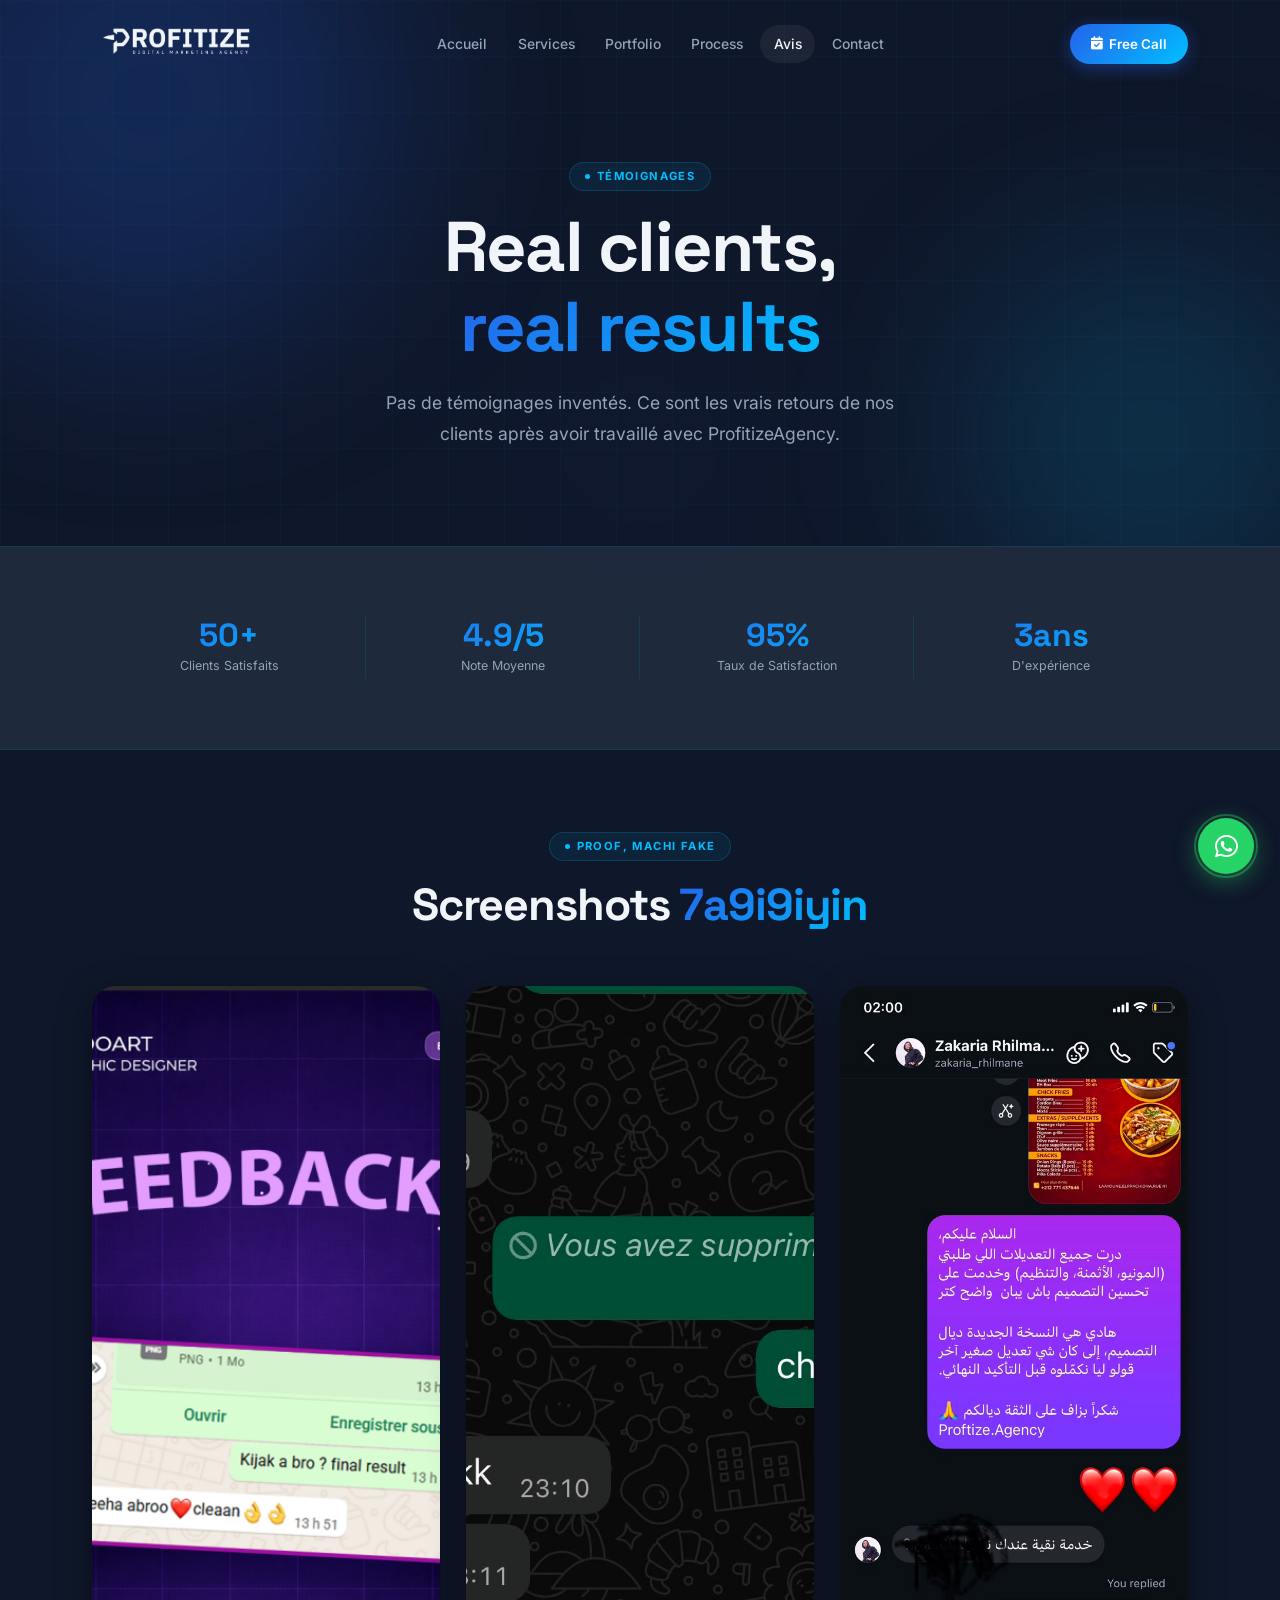
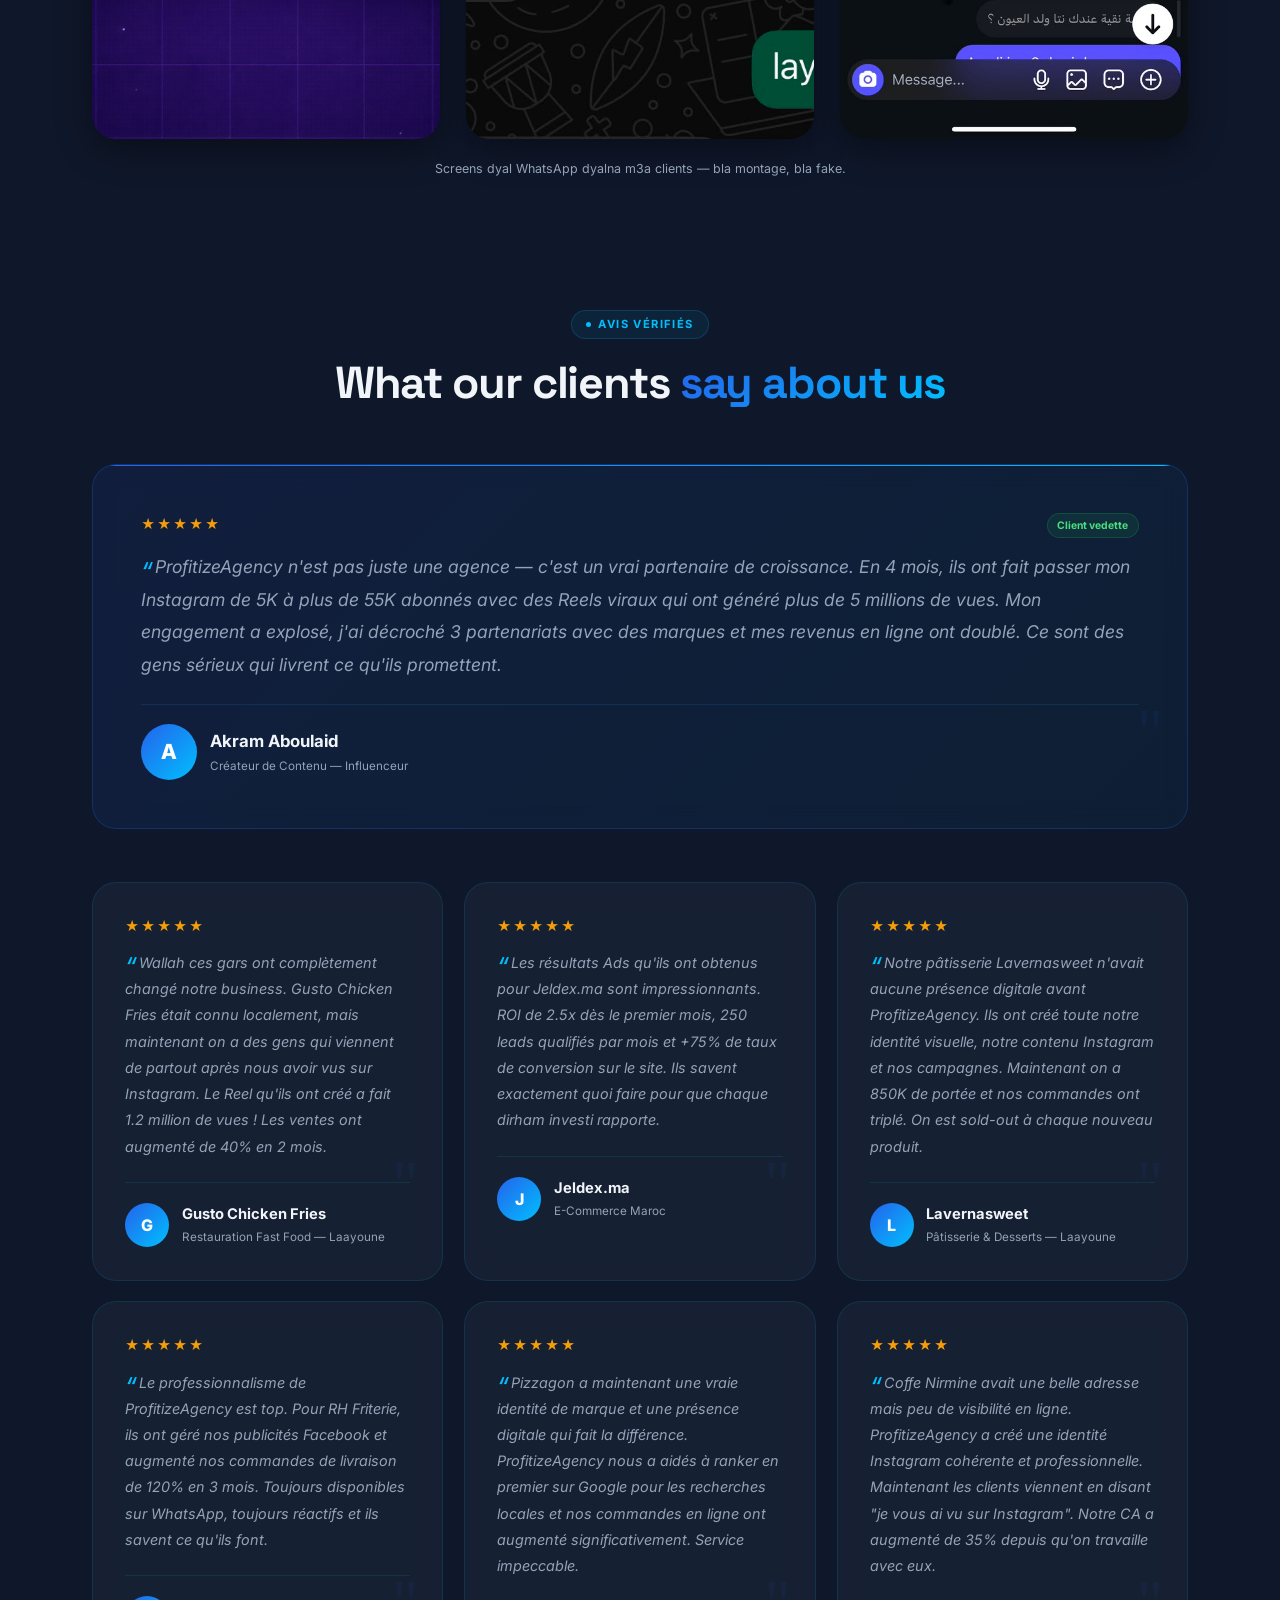
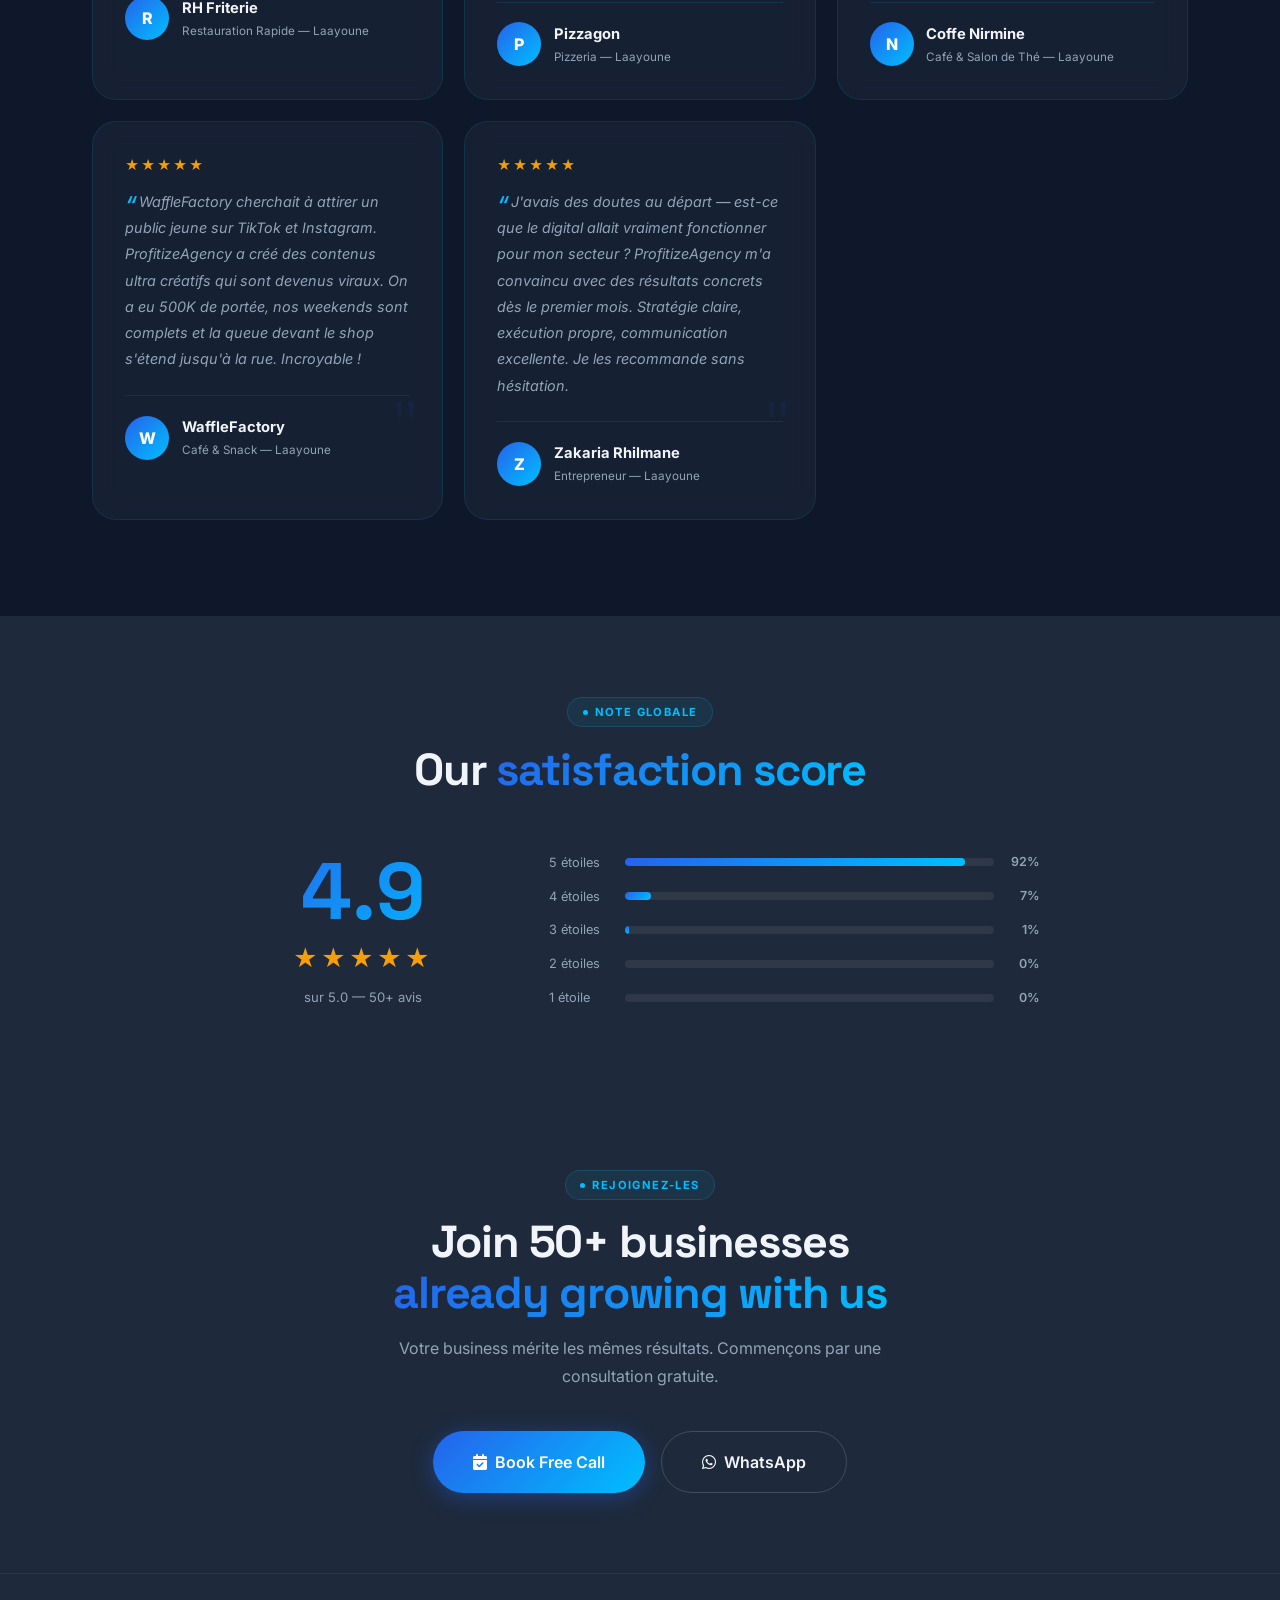
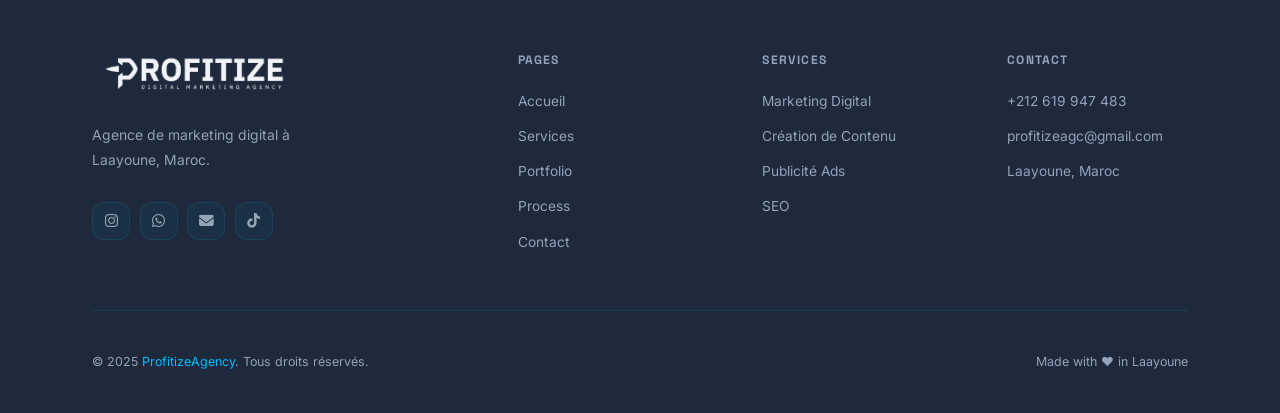
<file: testimonials.html>
﻿<!DOCTYPE html>
<html lang="fr">
<head>
  <meta charset="UTF-8">
  <meta name="viewport" content="width=device-width, initial-scale=1.0">
  <title>Avis Clients | ProfitizeAgency</title>
  <link rel="icon" type="image/svg+xml" href="logo-icon.svg">
  <link rel="stylesheet" href="styles.css">
  <link rel="stylesheet" href="https://cdnjs.cloudflare.com/ajax/libs/font-awesome/6.5.0/css/all.min.css">
  <style>
    .tes-hero {
      padding: 10rem 0 6rem;
      text-align: center;
      position: relative;
      overflow: hidden;
    }
    .tes-hero h1 { margin-bottom: 1.2rem; }
    .tes-hero p  { color:var(--gray-m);font-size:1.1rem;max-width:540px;margin:0 auto; }

    /* TRUST BAR */
    .trust-bar { background:var(--dark-2);padding:3rem 0;border-top:1px solid var(--card-b);border-bottom:1px solid var(--card-b); }
    .trust-grid { display:grid;grid-template-columns:repeat(4,1fr);gap:0;text-align:center; }
    .tb-item { padding:1.5rem 1rem;position:relative; }
    .tb-item::after { content:'';position:absolute;right:0;top:20%;height:60%;width:1px;background:var(--card-b); }
    .tb-item:last-child::after { display:none; }
    .tb-num { font-family:var(--font-h);font-size:2rem;font-weight:800;background:var(--grad);-webkit-background-clip:text;-webkit-text-fill-color:transparent;background-clip:text;line-height:1; }
    .tb-lbl { font-size:0.78rem;color:var(--gray-m);margin-top:0.35rem; }

    /* REVIEWS */
    .reviews-section { padding:6rem 0; }
    .reviews-grid { display:grid;grid-template-columns:repeat(3,1fr);gap:1.3rem; }

    .rev-card { position:relative;overflow:hidden; }
    .rev-top { display:flex;justify-content:space-between;align-items:flex-start;margin-bottom:0.8rem; }
    .rev-stars { color:#F59E0B;font-size:0.85rem;letter-spacing:2px; }
    .rev-badge { font-size:0.65rem;font-weight:700;padding:0.2rem 0.6rem;border-radius:999px;background:rgba(34,197,94,.1);border:1px solid rgba(34,197,94,.2);color:#4ADE80; }
    .rev-text { font-size:0.9rem;color:var(--gray-m);font-style:italic;line-height:1.82;margin-bottom:1.4rem;position:relative; }
    .rev-text::before { content:'\201C';color:var(--cyan);font-size:1.8rem;line-height:0;vertical-align:-0.35em;margin-right:3px; }
    .rev-author { display:flex;align-items:center;gap:0.8rem;padding-top:1.2rem;border-top:1px solid var(--card-b); }
    .rev-av {
      width:44px;height:44px;border-radius:50%;
      background:var(--grad);
      display:flex;align-items:center;justify-content:center;
      font-weight:800;color:#fff;font-size:1rem;flex-shrink:0;
    }
    .rev-name { font-size:0.92rem;font-weight:700;color:var(--white);margin-bottom:0.1rem; }
    .rev-role { font-size:0.73rem;color:var(--gray-m); }
    .rev-quote { position:absolute;bottom:4rem;right:1.5rem;font-size:4rem;color:var(--blue);opacity:.07;font-family:serif;line-height:1;pointer-events:none; }

    /* FEATURED REVIEW */
    .feat-rev {
      background:linear-gradient(135deg,rgba(37,99,235,.1),rgba(0,191,255,.05));
      border:1px solid rgba(37,99,235,.25);
      border-radius:24px;
      padding:3rem;
      margin-bottom:2rem;
      position:relative;
      overflow:hidden;
      grid-column:1/-1;
    }
    .feat-rev::before { content:'';position:absolute;top:0;left:0;right:0;height:1px;background:var(--grad); }
    .feat-rev .rev-text { font-size:1.1rem;line-height:1.85; }
    .feat-rev .rev-av { width:56px;height:56px;font-size:1.3rem; }
    .feat-rev .rev-name { font-size:1.05rem; }

    /* OVERALL RATING */
    .rating-section { background:var(--dark-2);padding:5rem 0; }
    .rating-inner { display:grid;grid-template-columns:1fr 2fr;gap:4rem;align-items:center;max-width:800px;margin:0 auto; }
    .rating-score { text-align:center; }
    .big-score { font-family:var(--font-h);font-size:5rem;font-weight:800;background:var(--grad);-webkit-background-clip:text;-webkit-text-fill-color:transparent;background-clip:text;line-height:1; }
    .score-stars { color:#F59E0B;font-size:1.5rem;letter-spacing:3px;margin:0.5rem 0; }
    .score-base { font-size:0.82rem;color:var(--gray-m); }
    .rating-bars { display:flex;flex-direction:column;gap:0.8rem; }
    .rb-row { display:flex;align-items:center;gap:1rem; }
    .rb-label { font-size:0.8rem;color:var(--gray-m);width:60px;flex-shrink:0; }
    .rb-bar-track { flex:1;height:8px;background:rgba(255,255,255,.07);border-radius:999px;overflow:hidden; }
    .rb-bar-fill { height:100%;border-radius:999px;background:var(--grad); }
    .rb-pct { font-size:0.78rem;font-weight:600;color:var(--gray-m);width:30px;text-align:right; }

    /* CTA */
    .tes-cta { padding:5rem 0;text-align:center; }
    .tes-cta h2 { margin-bottom:1rem; }
    .tes-cta p  { color:var(--gray-m);max-width:500px;margin:0 auto 2.5rem; }

    /* REAL PROOF — real client screenshots */
    .proof-section { padding:5rem 0 2rem; }
    .proof-grid { display:grid;grid-template-columns:repeat(3,1fr);gap:1.6rem;max-width:1100px;margin:0 auto; }
    @keyframes waFloat {
      0%, 100% { transform:translateY(0); }
      50%      { transform:translateY(-8px); }
    }
    .proof-shot {
      border-radius:var(--r-xl);
      overflow:hidden;
      box-shadow:var(--sh-md);
      animation:waFloat 5s ease-in-out infinite;
      display:flex;
      align-items:center;
    }
    .proof-grid > *:nth-child(2) { animation-delay:1s; }
    .proof-grid > *:nth-child(3) { animation-delay:2s; }
    .proof-shot img { width:100%;height:100%;object-fit:cover;display:block; }
    .proof-cap { text-align:center;font-size:0.78rem;color:var(--gray-m);margin-top:1.2rem; }

    @media(max-width:1024px){
      .reviews-grid { grid-template-columns:1fr 1fr; }
      .trust-grid { grid-template-columns:repeat(2,1fr); }
      .tb-item:nth-child(2)::after { display:none; }
      .rating-inner { grid-template-columns:1fr;gap:2.5rem; }
      .proof-grid { grid-template-columns:1fr 1fr; }
    }
    @media(max-width:640px){
      .reviews-grid { grid-template-columns:1fr; }
      .feat-rev { padding:2rem; }
      .trust-grid { grid-template-columns:1fr 1fr; }
      .tb-item:nth-child(2)::after { display:none; }
      .proof-grid { grid-template-columns:1fr; }
    }
  </style>
</head>
<body>
<!-- NAV -->
<nav id="nav">
  <div class="container nav-inner">
    <a href="index.html" class="logo-img"><img src="logo.svg" alt="ProfitizeAgency"></a>
    <ul class="n-menu" id="nm">
      <li><a href="index.html">Accueil</a></li>
      <li><a href="services.html">Services</a></li>
      <li><a href="portfolio.html">Portfolio</a></li>
      <li><a href="process.html">Process</a></li>
      <li><a href="testimonials.html" class="active">Avis</a></li>
      <li><a href="contact.html">Contact</a></li>
    </ul>
    <a href="contact.html" class="n-cta"><i class="fas fa-calendar-check"></i> Free Call</a>
    <button class="n-ham" id="nh" aria-label="Menu"><span></span><span></span><span></span></button>
  </div>
</nav>

<!-- HERO -->
<section class="tes-hero grid-bg">
  <div class="orb orb-blue" style="width:500px;height:500px;top:-150px;left:-100px;"></div>
  <div class="orb orb-cyan" style="width:380px;height:380px;bottom:-80px;right:-60px;"></div>
  <div class="container" style="position:relative;z-index:1;">
    <div class="chip reveal" style="margin:0 auto 1rem;">Témoignages</div>
    <h1 class="reveal d1">Real clients,<br><span class="g-text">real results</span></h1>
    <p class="reveal d2">Pas de témoignages inventés. Ce sont les vrais retours de nos clients après avoir travaillé avec ProfitizeAgency.</p>
  </div>
</section>

<!-- TRUST BAR -->
<div class="trust-bar">
  <div class="container">
    <div class="trust-grid">
      <div class="tb-item reveal"><div class="tb-num">50+</div><div class="tb-lbl">Clients Satisfaits</div></div>
      <div class="tb-item reveal d1"><div class="tb-num">4.9/5</div><div class="tb-lbl">Note Moyenne</div></div>
      <div class="tb-item reveal d2"><div class="tb-num">95%</div><div class="tb-lbl">Taux de Satisfaction</div></div>
      <div class="tb-item reveal d3"><div class="tb-num">3ans</div><div class="tb-lbl">D'expérience</div></div>
    </div>
  </div>
</div>

<!-- REAL PROOF -->
<section class="proof-section">
  <div class="container">
    <div class="s-hd c reveal">
      <div class="chip">Proof, machi fake</div>
      <h2 class="s-title">Screenshots <span class="g-text">7a9i9iyin</span></h2>
    </div>
    <div class="proof-grid">
      <div class="proof-shot reveal">
        <img src="proof/feedback-abdoart.png" alt="Feedback client 7a9i9i" loading="lazy">
      </div>
      <div class="proof-shot reveal d1">
        <img src="proof/feedback-whatsapp-chat.jpeg" alt="Feedback client 7a9i9i" loading="lazy">
      </div>
      <div class="proof-shot reveal d2">
        <img src="proof/feedback-rh-fries.jpeg" alt="Feedback client 7a9i9i" loading="lazy">
      </div>
    </div>
    <p class="proof-cap">Screens dyal WhatsApp dyalna m3a clients — bla montage, bla fake.</p>
  </div>
</section>

<!-- REVIEWS -->
<section class="reviews-section">
  <div class="container">
    <div class="s-hd c reveal">
      <div class="chip">Avis vérifiés</div>
      <h2 class="s-title">What our clients <span class="g-text">say about us</span></h2>
    </div>
    <div class="reviews-grid">

      <!-- FEATURED -->
      <div class="card feat-rev reveal">
        <div class="rev-top">
          <div class="rev-stars">★★★★★</div>
          <span class="rev-badge">Client vedette</span>
        </div>
        <p class="rev-text">ProfitizeAgency n'est pas juste une agence — c'est un vrai partenaire de croissance. En 4 mois, ils ont fait passer mon Instagram de 5K à plus de 55K abonnés avec des Reels viraux qui ont généré plus de 5 millions de vues. Mon engagement a explosé, j'ai décroché 3 partenariats avec des marques et mes revenus en ligne ont doublé. Ce sont des gens sérieux qui livrent ce qu'ils promettent.</p>
        <div class="rev-author">
          <div class="rev-av">A</div>
          <div>
            <div class="rev-name">Akram Aboulaid</div>
            <div class="rev-role">Créateur de Contenu — Influenceur</div>
          </div>
        </div>
        <div class="rev-quote">"</div>
      </div>

      <!-- Review 2 -->
      <div class="card rev-card reveal">
        <div class="rev-top"><div class="rev-stars">★★★★★</div></div>
        <p class="rev-text">Wallah ces gars ont complètement changé notre business. Gusto Chicken Fries était connu localement, mais maintenant on a des gens qui viennent de partout après nous avoir vus sur Instagram. Le Reel qu'ils ont créé a fait 1.2 million de vues ! Les ventes ont augmenté de 40% en 2 mois.</p>
        <div class="rev-author">
          <div class="rev-av">G</div>
          <div>
            <div class="rev-name">Gusto Chicken Fries</div>
            <div class="rev-role">Restauration Fast Food — Laayoune</div>
          </div>
        </div>
        <div class="rev-quote">"</div>
      </div>

      <!-- Review 3 -->
      <div class="card rev-card reveal d1">
        <div class="rev-top"><div class="rev-stars">★★★★★</div></div>
        <p class="rev-text">Les résultats Ads qu'ils ont obtenus pour Jeldex.ma sont impressionnants. ROI de 2.5x dès le premier mois, 250 leads qualifiés par mois et +75% de taux de conversion sur le site. Ils savent exactement quoi faire pour que chaque dirham investi rapporte.</p>
        <div class="rev-author">
          <div class="rev-av">J</div>
          <div>
            <div class="rev-name">Jeldex.ma</div>
            <div class="rev-role">E-Commerce Maroc</div>
          </div>
        </div>
        <div class="rev-quote">"</div>
      </div>

      <!-- Review 4 -->
      <div class="card rev-card reveal">
        <div class="rev-top"><div class="rev-stars">★★★★★</div></div>
        <p class="rev-text">Notre pâtisserie Lavernasweet n'avait aucune présence digitale avant ProfitizeAgency. Ils ont créé toute notre identité visuelle, notre contenu Instagram et nos campagnes. Maintenant on a 850K de portée et nos commandes ont triplé. On est sold-out à chaque nouveau produit.</p>
        <div class="rev-author">
          <div class="rev-av">L</div>
          <div>
            <div class="rev-name">Lavernasweet</div>
            <div class="rev-role">Pâtisserie & Desserts — Laayoune</div>
          </div>
        </div>
        <div class="rev-quote">"</div>
      </div>

      <!-- Review 5 -->
      <div class="card rev-card reveal d1">
        <div class="rev-top"><div class="rev-stars">★★★★★</div></div>
        <p class="rev-text">Le professionnalisme de ProfitizeAgency est top. Pour RH Friterie, ils ont géré nos publicités Facebook et augmenté nos commandes de livraison de 120% en 3 mois. Toujours disponibles sur WhatsApp, toujours réactifs et ils savent ce qu'ils font.</p>
        <div class="rev-author">
          <div class="rev-av">R</div>
          <div>
            <div class="rev-name">RH Friterie</div>
            <div class="rev-role">Restauration Rapide — Laayoune</div>
          </div>
        </div>
        <div class="rev-quote">"</div>
      </div>

      <!-- Review 6 -->
      <div class="card rev-card reveal d2">
        <div class="rev-top"><div class="rev-stars">★★★★★</div></div>
        <p class="rev-text">Pizzagon a maintenant une vraie identité de marque et une présence digitale qui fait la différence. ProfitizeAgency nous a aidés à ranker en premier sur Google pour les recherches locales et nos commandes en ligne ont augmenté significativement. Service impeccable.</p>
        <div class="rev-author">
          <div class="rev-av">P</div>
          <div>
            <div class="rev-name">Pizzagon</div>
            <div class="rev-role">Pizzeria — Laayoune</div>
          </div>
        </div>
        <div class="rev-quote">"</div>
      </div>

      <!-- Review 7 -->
      <div class="card rev-card reveal">
        <div class="rev-top"><div class="rev-stars">★★★★★</div></div>
        <p class="rev-text">Coffe Nirmine avait une belle adresse mais peu de visibilité en ligne. ProfitizeAgency a créé une identité Instagram cohérente et professionnelle. Maintenant les clients viennent en disant "je vous ai vu sur Instagram". Notre CA a augmenté de 35% depuis qu'on travaille avec eux.</p>
        <div class="rev-author">
          <div class="rev-av">N</div>
          <div>
            <div class="rev-name">Coffe Nirmine</div>
            <div class="rev-role">Café & Salon de Thé — Laayoune</div>
          </div>
        </div>
        <div class="rev-quote">"</div>
      </div>

      <!-- Review 8 -->
      <div class="card rev-card reveal d1">
        <div class="rev-top"><div class="rev-stars">★★★★★</div></div>
        <p class="rev-text">WaffleFactory cherchait à attirer un public jeune sur TikTok et Instagram. ProfitizeAgency a créé des contenus ultra créatifs qui sont devenus viraux. On a eu 500K de portée, nos weekends sont complets et la queue devant le shop s'étend jusqu'à la rue. Incroyable !</p>
        <div class="rev-author">
          <div class="rev-av">W</div>
          <div>
            <div class="rev-name">WaffleFactory</div>
            <div class="rev-role">Café & Snack — Laayoune</div>
          </div>
        </div>
        <div class="rev-quote">"</div>
      </div>

      <!-- Review 9 -->
      <div class="card rev-card reveal d2">
        <div class="rev-top"><div class="rev-stars">★★★★★</div></div>
        <p class="rev-text">J'avais des doutes au départ — est-ce que le digital allait vraiment fonctionner pour mon secteur ? ProfitizeAgency m'a convaincu avec des résultats concrets dès le premier mois. Stratégie claire, exécution propre, communication excellente. Je les recommande sans hésitation.</p>
        <div class="rev-author">
          <div class="rev-av">Z</div>
          <div>
            <div class="rev-name">Zakaria Rhilmane</div>
            <div class="rev-role">Entrepreneur — Laayoune</div>
          </div>
        </div>
        <div class="rev-quote">"</div>
      </div>

    </div>
  </div>
</section>

<!-- OVERALL RATING -->
<section class="rating-section">
  <div class="container">
    <div class="s-hd c reveal">
      <div class="chip">Note globale</div>
      <h2 class="s-title">Our <span class="g-text">satisfaction score</span></h2>
    </div>
    <div class="rating-inner">
      <div class="rating-score reveal">
        <div class="big-score">4.9</div>
        <div class="score-stars">★★★★★</div>
        <div class="score-base">sur 5.0 — 50+ avis</div>
      </div>
      <div class="rating-bars reveal d1">
        <div class="rb-row">
          <span class="rb-label">5 étoiles</span>
          <div class="rb-bar-track"><div class="rb-bar-fill" style="width:92%"></div></div>
          <span class="rb-pct">92%</span>
        </div>
        <div class="rb-row">
          <span class="rb-label">4 étoiles</span>
          <div class="rb-bar-track"><div class="rb-bar-fill" style="width:7%"></div></div>
          <span class="rb-pct">7%</span>
        </div>
        <div class="rb-row">
          <span class="rb-label">3 étoiles</span>
          <div class="rb-bar-track"><div class="rb-bar-fill" style="width:1%"></div></div>
          <span class="rb-pct">1%</span>
        </div>
        <div class="rb-row">
          <span class="rb-label">2 étoiles</span>
          <div class="rb-bar-track"><div class="rb-bar-fill" style="width:0%"></div></div>
          <span class="rb-pct">0%</span>
        </div>
        <div class="rb-row">
          <span class="rb-label">1 étoile</span>
          <div class="rb-bar-track"><div class="rb-bar-fill" style="width:0%"></div></div>
          <span class="rb-pct">0%</span>
        </div>
      </div>
    </div>
  </div>
</section>

<!-- CTA -->
<section class="tes-cta" style="background:var(--dark-2);">
  <div class="orb orb-blue" style="width:400px;height:400px;left:50%;top:50%;transform:translate(-50%,-50%);filter:blur(120px);opacity:.08;"></div>
  <div class="container" style="position:relative;z-index:1;">
    <div class="chip reveal" style="margin:0 auto 1rem;">Rejoignez-les</div>
    <h2 class="reveal d1">Join 50+ businesses<br><span class="g-text">already growing with us</span></h2>
    <p class="reveal d2">Votre business mérite les mêmes résultats. Commençons par une consultation gratuite.</p>
    <div style="display:flex;gap:1rem;justify-content:center;flex-wrap:wrap;" class="reveal d3">
      <a href="contact.html" class="btn btn-p btn-lg"><i class="fas fa-calendar-check"></i> Book Free Call</a>
      <a href="https://wa.me/212619947483" target="_blank" class="btn btn-o btn-lg"><i class="fab fa-whatsapp"></i> WhatsApp</a>
    </div>
  </div>
</section>

<!-- FOOTER -->
<footer id="footer">
  <div class="container">
    <div class="ft-top">
      <div class="ft-brand">
        <a href="index.html" class="logo-img footer-logo"><img src="logo.svg" alt="ProfitizeAgency"></a>
        <p class="ft-brand-txt">Agence de marketing digital à Laayoune, Maroc.</p>
        <div class="socials">
          <a href="https://instagram.com/AgenceProfitize" target="_blank" class="soc-btn"><i class="fab fa-instagram"></i></a>
          <a href="https://wa.me/212619947483" target="_blank" class="soc-btn"><i class="fab fa-whatsapp"></i></a>
          <a href="mailto:profitizeagc@gmail.com" class="soc-btn"><i class="fas fa-envelope"></i></a>
          <a href="#" class="soc-btn"><i class="fab fa-tiktok"></i></a>
        </div>
      </div>
      <div class="ft-col"><h5>Pages</h5><ul>
        <li><a href="index.html">Accueil</a></li>
        <li><a href="services.html">Services</a></li>
        <li><a href="portfolio.html">Portfolio</a></li>
        <li><a href="process.html">Process</a></li>
        <li><a href="contact.html">Contact</a></li>
      </ul></div>
      <div class="ft-col"><h5>Services</h5><ul>
        <li><a href="services.html">Marketing Digital</a></li>
        <li><a href="services.html">Création de Contenu</a></li>
        <li><a href="services.html">Publicité Ads</a></li>
        <li><a href="services.html">SEO</a></li>
      </ul></div>
      <div class="ft-col"><h5>Contact</h5><ul>
        <li><a href="tel:+212619947483">+212 619 947 483</a></li>
        <li><a href="mailto:profitizeagc@gmail.com">profitizeagc@gmail.com</a></li>
        <li><a href="#">Laayoune, Maroc</a></li>
      </ul></div>
    </div>
    <div class="ft-bot">
      <p>&copy; 2025 <span class="cy">ProfitizeAgency</span>. Tous droits réservés.</p>
      <p>Made with ♥ in Laayoune</p>
    </div>
  </div>
</footer>
<a href="https://wa.me/212619947483" target="_blank" class="wa-float"><i class="fab fa-whatsapp"></i></a>
<script>
  const nav = document.getElementById('nav');
  window.addEventListener('scroll', () => nav.classList.toggle('stuck', window.scrollY > 40));
  const nh = document.getElementById('nh'), nm = document.getElementById('nm');
  nh.addEventListener('click', () => { nh.classList.toggle('open'); nm.classList.toggle('open'); });
  nm.querySelectorAll('a').forEach(a => a.addEventListener('click', () => { nh.classList.remove('open'); nm.classList.remove('open'); }));
  const ro = new IntersectionObserver(es => es.forEach(e => { if (e.isIntersecting) { e.target.classList.add('in'); ro.unobserve(e.target); } }), { threshold: 0.1, rootMargin: '0px 0px -40px 0px' });
  document.querySelectorAll('.reveal').forEach(el => ro.observe(el));
</script>
</body>
</html>
</file>
<file: styles.css>
/* =============================================
   PROFITIZE.AGENCY — Premium Design System
   ============================================= */

@import url('https://fonts.googleapis.com/css2?family=Inter:wght@300;400;500;600;700;800&family=Space+Grotesk:wght@500;600;700;800&family=Tajawal:wght@400;500;700;800&family=Cairo:wght@500;600;700;800&display=swap');

/* ===== CSS VARIABLES ===== */
:root {
  --dark:       #0F172A;
  --dark-2:     #1E293B;
  --dark-3:     #334155;
  --blue:       #2563EB;
  --blue-l:     #3B82F6;
  --blue-d:     #1D4ED8;
  --cyan:       #00BFFF;
  --gray:       #CBD5E1;
  --gray-m:     #94A3B8;
  --white:      #F1F5F9;

  --grad:       linear-gradient(135deg, #2563EB 0%, #00BFFF 100%);
  --grad-r:     linear-gradient(135deg, #00BFFF 0%, #2563EB 100%);
  --grad-dark:  linear-gradient(160deg, #1E293B 0%, #0F172A 100%);
  --grad-card:  linear-gradient(135deg, rgba(37,99,235,.08), rgba(0,191,255,.04));

  --card-bg:    rgba(30, 41, 59, 0.55);
  --card-b:     rgba(0, 191, 255, 0.12);
  --card-bh:    rgba(0, 191, 255, 0.32);

  --sh-sm:  0 2px 10px rgba(0,0,0,.35);
  --sh-md:  0 10px 35px rgba(0,0,0,.4);
  --sh-lg:  0 25px 70px rgba(0,0,0,.5);

  --font:    'Inter', 'Tajawal', sans-serif;
  --font-h:  'Space Grotesk', 'Cairo', sans-serif;

  --r-s:  6px;
  --r-m:  12px;
  --r-l:  18px;
  --r-xl: 24px;
  --r-f:  999px;

  --t:    all 0.3s cubic-bezier(0.4,0,0.2,1);
  --t-s:  all 0.65s cubic-bezier(0.4,0,0.2,1);
}

/* ===== RESET ===== */
*, *::before, *::after { margin:0; padding:0; box-sizing:border-box; }
html { scroll-behavior: smooth; }
body {
  font-family: var(--font);
  background: var(--dark);
  color: var(--gray);
  overflow-x: hidden;
  line-height: 1.65;
  -webkit-font-smoothing: antialiased;
}

::-webkit-scrollbar { width: 5px; }
::-webkit-scrollbar-track { background: var(--dark); }
::-webkit-scrollbar-thumb { background: linear-gradient(var(--blue), var(--cyan)); border-radius:3px; }
::selection { background: rgba(37,99,235,.35); color: var(--white); }

a { text-decoration: none; color: inherit; transition: var(--t); }
img { max-width: 100%; }
button { font-family: var(--font); cursor: pointer; }

/* ===== TYPOGRAPHY ===== */
h1, h2, h3, h4, h5 {
  font-family: var(--font-h);
  color: var(--white);
  line-height: 1.14;
  letter-spacing: -0.025em;
}
h1 { font-size: clamp(2.4rem, 5.5vw, 4.8rem); font-weight: 800; }
h2 { font-size: clamp(1.8rem, 3.5vw, 3.2rem); font-weight: 700; }
h3 { font-size: clamp(1.15rem, 2vw, 1.55rem); font-weight: 700; }
h4 { font-size: 1.05rem; font-weight: 600; }
p  { line-height: 1.78; }

.g-text {
  background: var(--grad);
  -webkit-background-clip: text;
  -webkit-text-fill-color: transparent;
  background-clip: text;
}

/* ===== LAYOUT ===== */
.container  { max-width: 1160px; margin: 0 auto; padding: 0 2rem; }
.container-w{ max-width: 1380px; margin: 0 auto; padding: 0 2rem; }
section { padding: 6.5rem 0; }

/* ===== NAVBAR ===== */
#nav {
  position: fixed;
  top: 0; left: 0; right: 0;
  z-index: 1000;
  padding: 1rem 0;
  transition: background 0.3s ease, padding 0.3s ease, box-shadow 0.3s ease;
}

#nav.stuck {
  background: rgba(15, 23, 42, 0.98);
  backdrop-filter: blur(24px);
  -webkit-backdrop-filter: blur(24px);
  border-bottom: 1px solid var(--card-b);
  padding: 0.65rem 0;
  box-shadow: 0 4px 24px rgba(0,0,0,0.35);
}

.nav-inner {
  display: flex;
  align-items: center;
  justify-content: space-between;
  gap: 1.5rem;
  min-height: 56px;
}

/* ===== LOGO ===== */
.logo-img {
  display: inline-flex;
  align-items: center;
  text-decoration: none;
  flex-shrink: 0;
}

.logo-img img {
  height: 38px;
  width: auto;
  display: block;
  object-fit: contain;
  flex-shrink: 0;
  transition: opacity 0.3s ease;
}

.logo-img:hover img { opacity: 0.85; }

/* Footer logo */
.logo-img.footer-logo img { height: 46px; }

/* Nav links */
.n-menu {
  display: flex;
  align-items: center;
  list-style: none;
  gap: 0.2rem;
  flex: 1;
  justify-content: center;
}

.n-menu a {
  display: block;
  padding: 0.45rem 0.85rem;
  font-size: 0.87rem;
  font-weight: 500;
  color: var(--gray-m);
  border-radius: var(--r-f);
  transition: var(--t);
}

.n-menu a:hover,
.n-menu a.active {
  color: var(--white);
  background: rgba(255,255,255,.06);
}

/* Nav CTA */
.n-cta {
  display: inline-flex;
  align-items: center;
  gap: 0.4rem;
  background: var(--grad);
  color: #fff !important;
  padding: 0.55rem 1.3rem;
  border-radius: var(--r-f);
  font-size: 0.84rem;
  font-weight: 600;
  box-shadow: 0 4px 16px rgba(37,99,235,.4);
  white-space: nowrap;
  transition: var(--t);
}

.n-cta:hover {
  transform: translateY(-2px);
  box-shadow: 0 8px 28px rgba(0,191,255,.45);
}

/* Hamburger */
.n-ham {
  display: none;
  flex-direction: column;
  gap: 5px;
  background: none;
  border: none;
  padding: 5px;
  z-index: 1001;
}

.n-ham span {
  display: block;
  width: 22px; height: 2px;
  background: var(--white);
  border-radius: 2px;
  transition: var(--t);
}

.n-ham.open span:nth-child(1) { transform: translateY(7px) rotate(45deg); }
.n-ham.open span:nth-child(2) { opacity: 0; }
.n-ham.open span:nth-child(3) { transform: translateY(-7px) rotate(-45deg); }

/* ===== BUTTONS ===== */
.btn {
  display: inline-flex;
  align-items: center;
  gap: 0.5rem;
  padding: 0.85rem 1.9rem;
  border-radius: var(--r-f);
  font-weight: 600;
  font-size: 0.94rem;
  font-family: var(--font);
  border: none;
  cursor: pointer;
  transition: var(--t);
  text-decoration: none;
  white-space: nowrap;
}

.btn-p {
  background: var(--grad);
  color: #fff;
  box-shadow: 0 4px 22px rgba(37,99,235,.4);
}
.btn-p:hover {
  transform: translateY(-3px);
  box-shadow: 0 12px 38px rgba(0,191,255,.45);
}

.btn-o {
  background: transparent;
  color: var(--white);
  border: 1px solid rgba(203,213,225,.2);
}
.btn-o:hover {
  background: rgba(0,191,255,.06);
  border-color: var(--cyan);
  color: var(--cyan);
  transform: translateY(-3px);
}

.btn-lg { padding: 1.05rem 2.5rem; font-size: 1rem; }
.btn-sm { padding: 0.5rem 1.1rem; font-size: 0.8rem; }

/* ===== CHIP LABELS ===== */
.chip {
  display: inline-flex;
  align-items: center;
  gap: 0.45rem;
  background: rgba(0,191,255,.07);
  border: 1px solid rgba(0,191,255,.18);
  padding: 0.28rem 0.9rem;
  border-radius: var(--r-f);
  font-size: 0.7rem;
  font-weight: 700;
  color: var(--cyan);
  letter-spacing: 1.4px;
  text-transform: uppercase;
  margin-bottom: 1.1rem;
}

.chip::before {
  content: '';
  width: 5px; height: 5px;
  background: var(--cyan);
  border-radius: 50%;
  flex-shrink: 0;
  animation: blink 2s infinite;
}

@keyframes blink { 0%,100%{opacity:1} 50%{opacity:.3} }

/* ===== SECTION HEADER ===== */
.s-hd { margin-bottom: 3.5rem; }
.s-hd.c { text-align: center; }
.s-hd.c .s-desc { margin: 0.8rem auto 0; }
.s-title { margin-bottom: 0.5rem; }
.s-desc { color: var(--gray-m); font-size: 1rem; max-width: 560px; line-height: 1.82; margin-top: 0.7rem; }

/* ===== CARDS ===== */
.card {
  background: var(--card-bg);
  border: 1px solid var(--card-b);
  border-radius: var(--r-xl);
  padding: 2rem;
  transition: var(--t);
  position: relative;
  overflow: hidden;
  backdrop-filter: blur(12px);
  -webkit-backdrop-filter: blur(12px);
}

.card:hover {
  border-color: var(--card-bh);
  transform: translateY(-6px);
  box-shadow: var(--sh-md), 0 0 40px rgba(0,191,255,.07);
}

.card::after {
  content: '';
  position: absolute;
  top: 0; left: 0; right: 0;
  height: 1px;
  background: var(--grad);
  opacity: 0;
  transition: var(--t);
}
.card:hover::after { opacity: 1; }

/* ===== ICON BOX ===== */
.ib {
  width: 52px; height: 52px;
  border-radius: var(--r-m);
  display: flex;
  align-items: center;
  justify-content: center;
  font-size: 1.3rem;
  flex-shrink: 0;
  background: linear-gradient(135deg, rgba(37,99,235,.15), rgba(0,191,255,.08));
  border: 1px solid rgba(0,191,255,.18);
  color: var(--cyan);
  margin-bottom: 1.2rem;
  transition: var(--t);
}

.card:hover .ib {
  background: linear-gradient(135deg, rgba(37,99,235,.25), rgba(0,191,255,.15));
  box-shadow: 0 0 20px rgba(0,191,255,.2);
}

/* ===== BADGES ===== */
.bdg {
  display: inline-flex;
  align-items: center;
  gap: 0.3rem;
  padding: 0.22rem 0.65rem;
  border-radius: var(--r-f);
  font-size: 0.68rem;
  font-weight: 600;
}
.bdg-blue  { background: rgba(37,99,235,.12); color: #60A5FA; border: 1px solid rgba(37,99,235,.25); }
.bdg-cyan  { background: rgba(0,191,255,.1);  color: var(--cyan); border: 1px solid rgba(0,191,255,.2); }
.bdg-green { background: rgba(34,197,94,.1);  color: #4ADE80;  border: 1px solid rgba(34,197,94,.25); }
.bdg-amber { background: rgba(245,158,11,.1); color: #FCD34D;  border: 1px solid rgba(245,158,11,.2); }

/* ===== GRID PATTERN BG ===== */
.grid-bg {
  background-image:
    linear-gradient(rgba(0,191,255,.03) 1px, transparent 1px),
    linear-gradient(90deg, rgba(0,191,255,.03) 1px, transparent 1px);
  background-size: 56px 56px;
}

/* ===== GLOW ORBS ===== */
.orb {
  position: absolute;
  border-radius: 50%;
  filter: blur(90px);
  pointer-events: none;
}
.orb-blue { background: rgba(37,99,235,.22); }
.orb-cyan { background: rgba(0,191,255,.14); }

/* ===== DIVIDER ===== */
.div { height: 1px; background: linear-gradient(90deg, transparent, var(--card-b) 50%, transparent); }

/* ===== REVEAL ANIMATIONS ===== */
.reveal {
  opacity: 0;
  transform: translateY(26px);
  transition: opacity 0.65s ease, transform 0.65s ease;
}
.reveal.in { opacity: 1; transform: none; }
.d1 { transition-delay: 0.1s; }
.d2 { transition-delay: 0.2s; }
.d3 { transition-delay: 0.3s; }
.d4 { transition-delay: 0.4s; }
.d5 { transition-delay: 0.5s; }

@keyframes float  { 0%,100%{transform:translateY(0)} 50%{transform:translateY(-10px)} }
@keyframes float2 { 0%,100%{transform:translateY(0)} 50%{transform:translateY(-6px)} }
@keyframes spin   { to{transform:rotate(360deg)} }
@keyframes glow-p { 0%,100%{box-shadow:0 0 20px rgba(0,191,255,.3)} 50%{box-shadow:0 0 40px rgba(0,191,255,.6)} }

/* ===== MARQUEE ===== */
.mq-outer {
  overflow: hidden;
  position: relative;
}
.mq-outer::before,
.mq-outer::after {
  content: '';
  position: absolute;
  top: 0; bottom: 0;
  width: 110px;
  z-index: 2;
}
.mq-outer::before { left: 0;  background: linear-gradient(90deg, var(--dark), transparent); }
.mq-outer::after  { right: 0; background: linear-gradient(-90deg, var(--dark), transparent); }

.mq-track {
  display: flex;
  gap: 1rem;
  animation: mq 24s linear infinite;
  width: max-content;
}
@keyframes mq { from{transform:translateX(0)} to{transform:translateX(-50%)} }

.mq-pill {
  display: flex;
  align-items: center;
  gap: 0.55rem;
  padding: 0.5rem 1.2rem;
  background: var(--card-bg);
  border: 1px solid var(--card-b);
  border-radius: var(--r-f);
  white-space: nowrap;
  color: var(--gray-m);
  font-size: 0.82rem;
  font-weight: 500;
  backdrop-filter: blur(8px);
}
.mq-pill i { color: var(--cyan); font-size: 0.78rem; }

/* ===== STAT BOX ===== */
.stat-n {
  font-family: var(--font-h);
  font-size: clamp(2.2rem, 4vw, 3.5rem);
  font-weight: 800;
  line-height: 1;
  background: var(--grad);
  -webkit-background-clip: text;
  -webkit-text-fill-color: transparent;
  background-clip: text;
}
.stat-l { color: var(--gray-m); font-size: 0.85rem; margin-top: 0.4rem; }

/* ===== PAGE HERO ===== */
.page-hero {
  padding: 11rem 0 6rem;
  position: relative;
  overflow: hidden;
  background: var(--dark);
}

/* ===== FOOTER ===== */
#footer {
  background: var(--dark-2);
  border-top: 1px solid var(--card-b);
  padding: 5rem 0 2.5rem;
}

.ft-top {
  display: grid;
  grid-template-columns: 2fr 1fr 1fr 1fr;
  gap: 4rem;
  padding-bottom: 3.5rem;
  border-bottom: 1px solid var(--card-b);
  margin-bottom: 2.5rem;
}

.ft-brand-txt {
  color: var(--gray-m);
  font-size: 0.87rem;
  line-height: 1.8;
  margin: 1rem 0 1.8rem;
  max-width: 265px;
}

.socials { display: flex; gap: 0.6rem; }

.soc-btn {
  width: 38px; height: 38px;
  border-radius: var(--r-m);
  background: rgba(0,191,255,.05);
  border: 1px solid var(--card-b);
  display: flex;
  align-items: center;
  justify-content: center;
  color: var(--gray-m);
  font-size: 0.92rem;
  transition: var(--t);
}
.soc-btn:hover {
  background: var(--grad);
  color: #fff;
  border-color: transparent;
  transform: translateY(-3px);
}

.ft-col h5 {
  font-size: 0.76rem;
  font-weight: 700;
  color: var(--gray-m);
  text-transform: uppercase;
  letter-spacing: 1.2px;
  margin-bottom: 1.2rem;
}
.ft-col ul { list-style: none; }
.ft-col ul li + li { margin-top: 0.55rem; }
.ft-col ul li a { color: var(--gray-m); font-size: 0.86rem; }
.ft-col ul li a:hover { color: var(--cyan); padding-left: 4px; }

.ft-bot {
  display: flex;
  justify-content: space-between;
  align-items: center;
  flex-wrap: wrap;
  gap: 1rem;
}
.ft-bot p { color: var(--gray-m); font-size: 0.78rem; }
.ft-bot .cy { color: var(--cyan); }

/* ===== WHATSAPP FLOAT ===== */
.wa-float {
  position: fixed;
  bottom: 26px; right: 26px;
  width: 56px; height: 56px;
  background: #25D366;
  border-radius: 50%;
  display: flex;
  align-items: center;
  justify-content: center;
  font-size: 1.65rem;
  color: #fff;
  z-index: 9998;
  text-decoration: none;
  box-shadow: 0 6px 24px rgba(37,211,102,.45);
  transition: var(--t);
}
.wa-float:hover { transform: scale(1.1); box-shadow: 0 12px 36px rgba(37,211,102,.6); }
.wa-float::before {
  content: '';
  position: absolute;
  inset: -4px;
  border-radius: 50%;
  border: 2px solid rgba(37,211,102,.4);
  animation: wa-ring 2s ease-out infinite;
}
@keyframes wa-ring { 0%{transform:scale(1);opacity:1} 100%{transform:scale(1.7);opacity:0} }

/* ===== RESPONSIVE ===== */

/* TABLET */
@media (max-width: 1024px) {
  .n-menu {
    position: fixed;
    inset: 0 0 0 auto;
    width: 285px;
    background: rgba(15,23,42,.98);
    backdrop-filter: blur(24px);
    -webkit-backdrop-filter: blur(24px);
    flex-direction: column;
    justify-content: center;
    gap: 0.4rem;
    border-left: 1px solid var(--card-b);
    transform: translateX(100%);
    transition: transform 0.38s cubic-bezier(0.4,0,0.2,1);
    padding: 2rem;
    z-index: 999;
  }
  .n-menu.open { transform: translateX(0); }
  .n-menu a { font-size: 1.05rem; padding: 0.7rem 1rem; }
  .n-ham { display: flex; }

  /* Logo — Tablet */
  .logo-img img { height: 34px; }

  .ft-top { grid-template-columns: 1fr 1fr; gap: 2rem; }
  .ft-top .ft-brand { grid-column: 1 / -1; }
  section { padding: 5rem 0; }
}

/* MOBILE */
@media (max-width: 640px) {
  .container, .container-w { padding: 0 1.25rem; }
  section { padding: 3.5rem 0; }
  .ft-top { grid-template-columns: 1fr; gap: 2rem; }
  .ft-bot { flex-direction: column; text-align: center; }
  .wa-float { bottom: 18px; right: 18px; width: 50px; height: 50px; font-size: 1.4rem; }
  .btn-lg { padding: 0.9rem 1.8rem; font-size: 0.92rem; }

  /* Logo — Mobile */
  .logo-img img { height: 28px; }
  .nav-inner { gap: 0.75rem; min-height: 50px; }
}
</file>
